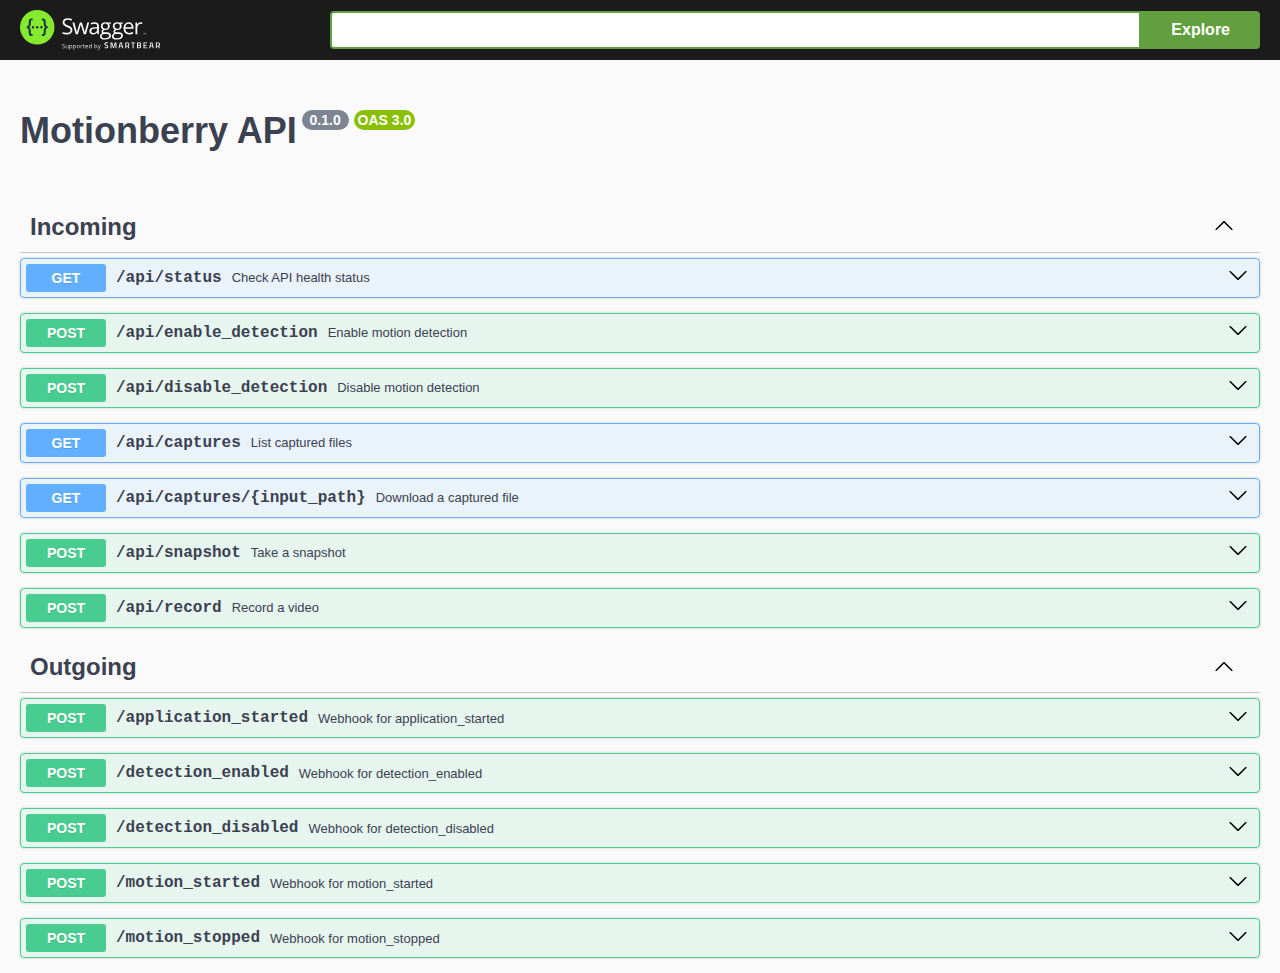
<file: docs/index.html>
<!-- HTML for static distribution bundle build -->
<!DOCTYPE html>
<html lang="en">
  <head>
    <meta charset="UTF-8">
    <title>Motionberry API</title>
    <link rel="stylesheet" type="text/css" href="./swagger-ui.css" />
    <link rel="stylesheet" type="text/css" href="index.css" />
    <link rel="icon" type="image/png" href="./favicon-32x32.png" sizes="32x32" />
    <link rel="icon" type="image/png" href="./favicon-16x16.png" sizes="16x16" />
  </head>

  <body>
    <div id="swagger-ui"></div>
    <script src="./swagger-ui-bundle.js" charset="UTF-8"> </script>
    <script src="./swagger-ui-standalone-preset.js" charset="UTF-8"> </script>
    <script src="./swagger-initializer.js" charset="UTF-8"> </script>
  </body>
</html>
</file>
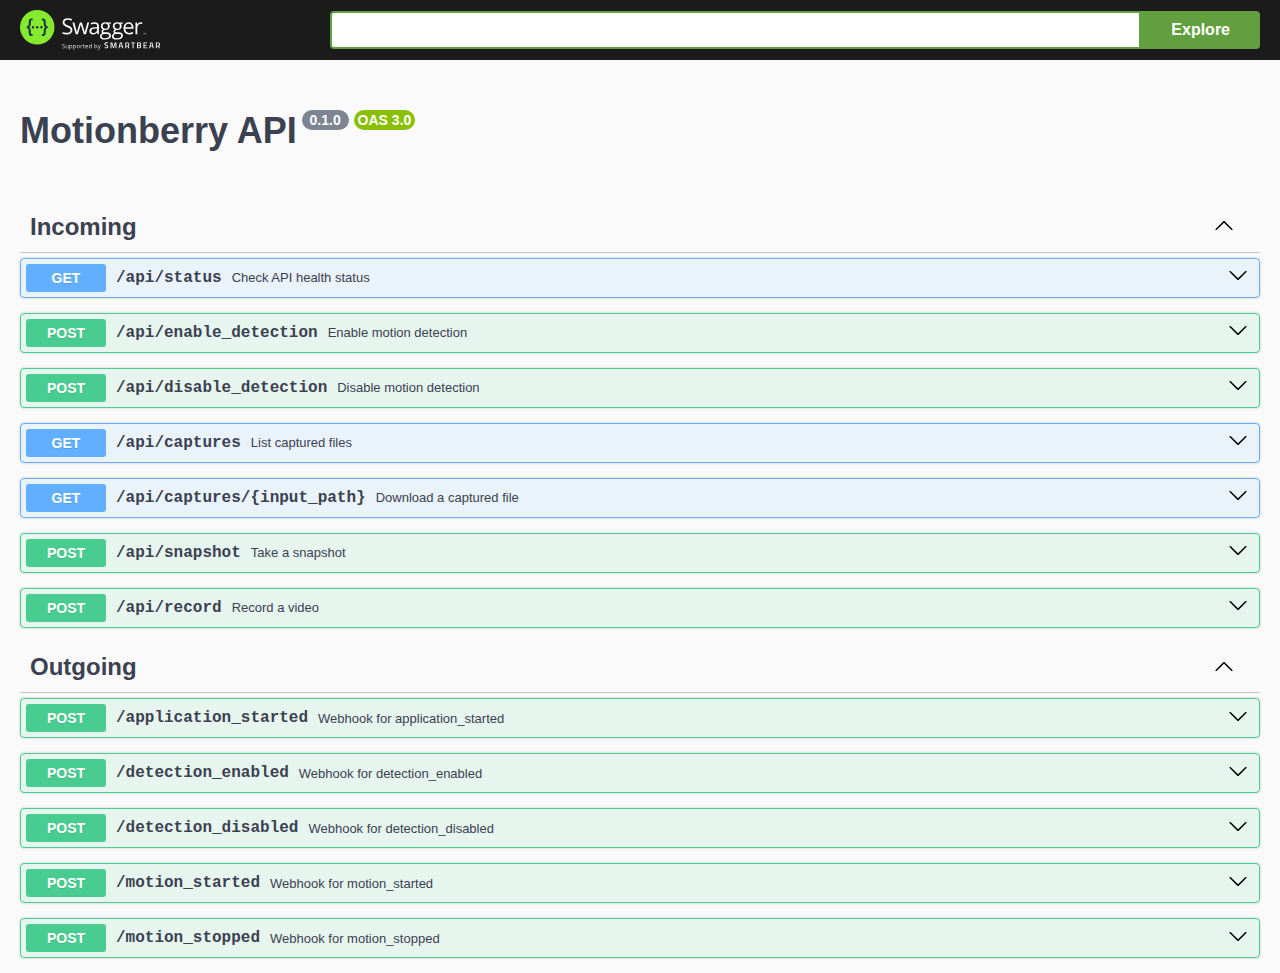
<file: swagger/index.html>
<!-- HTML for static distribution bundle build -->
<!DOCTYPE html>
<html lang="en">
  <head>
    <meta charset="UTF-8">
    <title>Swagger UI</title>
    <link rel="stylesheet" type="text/css" href="./swagger-ui.css" />
    <link rel="stylesheet" type="text/css" href="index.css" />
    <link rel="icon" type="image/png" href="./favicon-32x32.png" sizes="32x32" />
    <link rel="icon" type="image/png" href="./favicon-16x16.png" sizes="16x16" />
  </head>

  <body>
    <div id="swagger-ui"></div>
    <script src="./swagger-ui-bundle.js" charset="UTF-8"> </script>
    <script src="./swagger-ui-standalone-preset.js" charset="UTF-8"> </script>
    <script src="./swagger-initializer.js" charset="UTF-8"> </script>
  </body>
</html>
</file>
<file: docs/index.css>
html {
    box-sizing: border-box;
    overflow: -moz-scrollbars-vertical;
    overflow-y: scroll;
}

*,
*:before,
*:after {
    box-sizing: inherit;
}

body {
    margin: 0;
    background: #fafafa;
}
</file>
<file: swagger/index.css>
html {
    box-sizing: border-box;
    overflow: -moz-scrollbars-vertical;
    overflow-y: scroll;
}

*,
*:before,
*:after {
    box-sizing: inherit;
}

body {
    margin: 0;
    background: #fafafa;
}
</file>
<file: docs/swagger-ui.css>
.swagger-ui{color:#3b4151;font-family:sans-serif/*! normalize.css v7.0.0 | MIT License | github.com/necolas/normalize.css */}.swagger-ui html{line-height:1.15;-ms-text-size-adjust:100%;-webkit-text-size-adjust:100%}.swagger-ui body{margin:0}.swagger-ui article,.swagger-ui aside,.swagger-ui footer,.swagger-ui header,.swagger-ui nav,.swagger-ui section{display:block}.swagger-ui h1{font-size:2em;margin:.67em 0}.swagger-ui figcaption,.swagger-ui figure,.swagger-ui main{display:block}.swagger-ui figure{margin:1em 40px}.swagger-ui hr{box-sizing:content-box;height:0;overflow:visible}.swagger-ui pre{font-family:monospace,monospace;font-size:1em}.swagger-ui a{background-color:transparent;-webkit-text-decoration-skip:objects}.swagger-ui abbr[title]{border-bottom:none;text-decoration:underline;-webkit-text-decoration:underline dotted;text-decoration:underline dotted}.swagger-ui b,.swagger-ui strong{font-weight:inherit;font-weight:bolder}.swagger-ui code,.swagger-ui kbd,.swagger-ui samp{font-family:monospace,monospace;font-size:1em}.swagger-ui dfn{font-style:italic}.swagger-ui mark{background-color:#ff0;color:#000}.swagger-ui small{font-size:80%}.swagger-ui sub,.swagger-ui sup{font-size:75%;line-height:0;position:relative;vertical-align:baseline}.swagger-ui sub{bottom:-.25em}.swagger-ui sup{top:-.5em}.swagger-ui audio,.swagger-ui video{display:inline-block}.swagger-ui audio:not([controls]){display:none;height:0}.swagger-ui img{border-style:none}.swagger-ui svg:not(:root){overflow:hidden}.swagger-ui button,.swagger-ui input,.swagger-ui optgroup,.swagger-ui select,.swagger-ui textarea{font-family:sans-serif;font-size:100%;line-height:1.15;margin:0}.swagger-ui button,.swagger-ui input{overflow:visible}.swagger-ui button,.swagger-ui select{text-transform:none}.swagger-ui [type=reset],.swagger-ui [type=submit],.swagger-ui button,.swagger-ui html [type=button]{-webkit-appearance:button}.swagger-ui [type=button]::-moz-focus-inner,.swagger-ui [type=reset]::-moz-focus-inner,.swagger-ui [type=submit]::-moz-focus-inner,.swagger-ui button::-moz-focus-inner{border-style:none;padding:0}.swagger-ui [type=button]:-moz-focusring,.swagger-ui [type=reset]:-moz-focusring,.swagger-ui [type=submit]:-moz-focusring,.swagger-ui button:-moz-focusring{outline:1px dotted ButtonText}.swagger-ui fieldset{padding:.35em .75em .625em}.swagger-ui legend{box-sizing:border-box;color:inherit;display:table;max-width:100%;padding:0;white-space:normal}.swagger-ui progress{display:inline-block;vertical-align:baseline}.swagger-ui textarea{overflow:auto}.swagger-ui [type=checkbox],.swagger-ui [type=radio]{box-sizing:border-box;padding:0}.swagger-ui [type=number]::-webkit-inner-spin-button,.swagger-ui [type=number]::-webkit-outer-spin-button{height:auto}.swagger-ui [type=search]{-webkit-appearance:textfield;outline-offset:-2px}.swagger-ui [type=search]::-webkit-search-cancel-button,.swagger-ui [type=search]::-webkit-search-decoration{-webkit-appearance:none}.swagger-ui ::-webkit-file-upload-button{-webkit-appearance:button;font:inherit}.swagger-ui details,.swagger-ui menu{display:block}.swagger-ui summary{display:list-item}.swagger-ui canvas{display:inline-block}.swagger-ui [hidden],.swagger-ui template{display:none}.swagger-ui .debug *{outline:1px solid gold}.swagger-ui .debug-white *{outline:1px solid #fff}.swagger-ui .debug-black *{outline:1px solid #000}.swagger-ui .debug-grid{background:transparent url([data-uri]) repeat 0 0}.swagger-ui .debug-grid-16{background:transparent url([data-uri]) repeat 0 0}.swagger-ui .debug-grid-8-solid{background:#fff url([data-uri]) repeat 0 0}.swagger-ui .debug-grid-16-solid{background:#fff url([data-uri]) repeat 0 0}.swagger-ui .border-box,.swagger-ui a,.swagger-ui article,.swagger-ui body,.swagger-ui code,.swagger-ui dd,.swagger-ui div,.swagger-ui dl,.swagger-ui dt,.swagger-ui fieldset,.swagger-ui footer,.swagger-ui form,.swagger-ui h1,.swagger-ui h2,.swagger-ui h3,.swagger-ui h4,.swagger-ui h5,.swagger-ui h6,.swagger-ui header,.swagger-ui html,.swagger-ui input[type=email],.swagger-ui input[type=number],.swagger-ui input[type=password],.swagger-ui input[type=tel],.swagger-ui input[type=text],.swagger-ui input[type=url],.swagger-ui legend,.swagger-ui li,.swagger-ui main,.swagger-ui ol,.swagger-ui p,.swagger-ui pre,.swagger-ui section,.swagger-ui table,.swagger-ui td,.swagger-ui textarea,.swagger-ui th,.swagger-ui tr,.swagger-ui ul{box-sizing:border-box}.swagger-ui .aspect-ratio{height:0;position:relative}.swagger-ui .aspect-ratio--16x9{padding-bottom:56.25%}.swagger-ui .aspect-ratio--9x16{padding-bottom:177.77%}.swagger-ui .aspect-ratio--4x3{padding-bottom:75%}.swagger-ui .aspect-ratio--3x4{padding-bottom:133.33%}.swagger-ui .aspect-ratio--6x4{padding-bottom:66.6%}.swagger-ui .aspect-ratio--4x6{padding-bottom:150%}.swagger-ui .aspect-ratio--8x5{padding-bottom:62.5%}.swagger-ui .aspect-ratio--5x8{padding-bottom:160%}.swagger-ui .aspect-ratio--7x5{padding-bottom:71.42%}.swagger-ui .aspect-ratio--5x7{padding-bottom:140%}.swagger-ui .aspect-ratio--1x1{padding-bottom:100%}.swagger-ui .aspect-ratio--object{bottom:0;height:100%;left:0;position:absolute;right:0;top:0;width:100%;z-index:100}@media screen and (min-width:30em){.swagger-ui .aspect-ratio-ns{height:0;position:relative}.swagger-ui .aspect-ratio--16x9-ns{padding-bottom:56.25%}.swagger-ui .aspect-ratio--9x16-ns{padding-bottom:177.77%}.swagger-ui .aspect-ratio--4x3-ns{padding-bottom:75%}.swagger-ui .aspect-ratio--3x4-ns{padding-bottom:133.33%}.swagger-ui .aspect-ratio--6x4-ns{padding-bottom:66.6%}.swagger-ui .aspect-ratio--4x6-ns{padding-bottom:150%}.swagger-ui .aspect-ratio--8x5-ns{padding-bottom:62.5%}.swagger-ui .aspect-ratio--5x8-ns{padding-bottom:160%}.swagger-ui .aspect-ratio--7x5-ns{padding-bottom:71.42%}.swagger-ui .aspect-ratio--5x7-ns{padding-bottom:140%}.swagger-ui .aspect-ratio--1x1-ns{padding-bottom:100%}.swagger-ui .aspect-ratio--object-ns{bottom:0;height:100%;left:0;position:absolute;right:0;top:0;width:100%;z-index:100}}@media screen and (min-width:30em)and (max-width:60em){.swagger-ui .aspect-ratio-m{height:0;position:relative}.swagger-ui .aspect-ratio--16x9-m{padding-bottom:56.25%}.swagger-ui .aspect-ratio--9x16-m{padding-bottom:177.77%}.swagger-ui .aspect-ratio--4x3-m{padding-bottom:75%}.swagger-ui .aspect-ratio--3x4-m{padding-bottom:133.33%}.swagger-ui .aspect-ratio--6x4-m{padding-bottom:66.6%}.swagger-ui .aspect-ratio--4x6-m{padding-bottom:150%}.swagger-ui .aspect-ratio--8x5-m{padding-bottom:62.5%}.swagger-ui .aspect-ratio--5x8-m{padding-bottom:160%}.swagger-ui .aspect-ratio--7x5-m{padding-bottom:71.42%}.swagger-ui .aspect-ratio--5x7-m{padding-bottom:140%}.swagger-ui .aspect-ratio--1x1-m{padding-bottom:100%}.swagger-ui .aspect-ratio--object-m{bottom:0;height:100%;left:0;position:absolute;right:0;top:0;width:100%;z-index:100}}@media screen and (min-width:60em){.swagger-ui .aspect-ratio-l{height:0;position:relative}.swagger-ui .aspect-ratio--16x9-l{padding-bottom:56.25%}.swagger-ui .aspect-ratio--9x16-l{padding-bottom:177.77%}.swagger-ui .aspect-ratio--4x3-l{padding-bottom:75%}.swagger-ui .aspect-ratio--3x4-l{padding-bottom:133.33%}.swagger-ui .aspect-ratio--6x4-l{padding-bottom:66.6%}.swagger-ui .aspect-ratio--4x6-l{padding-bottom:150%}.swagger-ui .aspect-ratio--8x5-l{padding-bottom:62.5%}.swagger-ui .aspect-ratio--5x8-l{padding-bottom:160%}.swagger-ui .aspect-ratio--7x5-l{padding-bottom:71.42%}.swagger-ui .aspect-ratio--5x7-l{padding-bottom:140%}.swagger-ui .aspect-ratio--1x1-l{padding-bottom:100%}.swagger-ui .aspect-ratio--object-l{bottom:0;height:100%;left:0;position:absolute;right:0;top:0;width:100%;z-index:100}}.swagger-ui img{max-width:100%}.swagger-ui .cover{background-size:cover!important}.swagger-ui .contain{background-size:contain!important}@media screen and (min-width:30em){.swagger-ui .cover-ns{background-size:cover!important}.swagger-ui .contain-ns{background-size:contain!important}}@media screen and (min-width:30em)and (max-width:60em){.swagger-ui .cover-m{background-size:cover!important}.swagger-ui .contain-m{background-size:contain!important}}@media screen and (min-width:60em){.swagger-ui .cover-l{background-size:cover!important}.swagger-ui .contain-l{background-size:contain!important}}.swagger-ui .bg-center{background-position:50%;background-repeat:no-repeat}.swagger-ui .bg-top{background-position:top;background-repeat:no-repeat}.swagger-ui .bg-right{background-position:100%;background-repeat:no-repeat}.swagger-ui .bg-bottom{background-position:bottom;background-repeat:no-repeat}.swagger-ui .bg-left{background-position:0;background-repeat:no-repeat}@media screen and (min-width:30em){.swagger-ui .bg-center-ns{background-position:50%;background-repeat:no-repeat}.swagger-ui .bg-top-ns{background-position:top;background-repeat:no-repeat}.swagger-ui .bg-right-ns{background-position:100%;background-repeat:no-repeat}.swagger-ui .bg-bottom-ns{background-position:bottom;background-repeat:no-repeat}.swagger-ui .bg-left-ns{background-position:0;background-repeat:no-repeat}}@media screen and (min-width:30em)and (max-width:60em){.swagger-ui .bg-center-m{background-position:50%;background-repeat:no-repeat}.swagger-ui .bg-top-m{background-position:top;background-repeat:no-repeat}.swagger-ui .bg-right-m{background-position:100%;background-repeat:no-repeat}.swagger-ui .bg-bottom-m{background-position:bottom;background-repeat:no-repeat}.swagger-ui .bg-left-m{background-position:0;background-repeat:no-repeat}}@media screen and (min-width:60em){.swagger-ui .bg-center-l{background-position:50%;background-repeat:no-repeat}.swagger-ui .bg-top-l{background-position:top;background-repeat:no-repeat}.swagger-ui .bg-right-l{background-position:100%;background-repeat:no-repeat}.swagger-ui .bg-bottom-l{background-position:bottom;background-repeat:no-repeat}.swagger-ui .bg-left-l{background-position:0;background-repeat:no-repeat}}.swagger-ui .outline{outline:1px solid}.swagger-ui .outline-transparent{outline:1px solid transparent}.swagger-ui .outline-0{outline:0}@media screen and (min-width:30em){.swagger-ui .outline-ns{outline:1px solid}.swagger-ui .outline-transparent-ns{outline:1px solid transparent}.swagger-ui .outline-0-ns{outline:0}}@media screen and (min-width:30em)and (max-width:60em){.swagger-ui .outline-m{outline:1px solid}.swagger-ui .outline-transparent-m{outline:1px solid transparent}.swagger-ui .outline-0-m{outline:0}}@media screen and (min-width:60em){.swagger-ui .outline-l{outline:1px solid}.swagger-ui .outline-transparent-l{outline:1px solid transparent}.swagger-ui .outline-0-l{outline:0}}.swagger-ui .ba{border-style:solid;border-width:1px}.swagger-ui .bt{border-top-style:solid;border-top-width:1px}.swagger-ui .br{border-right-style:solid;border-right-width:1px}.swagger-ui .bb{border-bottom-style:solid;border-bottom-width:1px}.swagger-ui .bl{border-left-style:solid;border-left-width:1px}.swagger-ui .bn{border-style:none;border-width:0}@media screen and (min-width:30em){.swagger-ui .ba-ns{border-style:solid;border-width:1px}.swagger-ui .bt-ns{border-top-style:solid;border-top-width:1px}.swagger-ui .br-ns{border-right-style:solid;border-right-width:1px}.swagger-ui .bb-ns{border-bottom-style:solid;border-bottom-width:1px}.swagger-ui .bl-ns{border-left-style:solid;border-left-width:1px}.swagger-ui .bn-ns{border-style:none;border-width:0}}@media screen and (min-width:30em)and (max-width:60em){.swagger-ui .ba-m{border-style:solid;border-width:1px}.swagger-ui .bt-m{border-top-style:solid;border-top-width:1px}.swagger-ui .br-m{border-right-style:solid;border-right-width:1px}.swagger-ui .bb-m{border-bottom-style:solid;border-bottom-width:1px}.swagger-ui .bl-m{border-left-style:solid;border-left-width:1px}.swagger-ui .bn-m{border-style:none;border-width:0}}@media screen and (min-width:60em){.swagger-ui .ba-l{border-style:solid;border-width:1px}.swagger-ui .bt-l{border-top-style:solid;border-top-width:1px}.swagger-ui .br-l{border-right-style:solid;border-right-width:1px}.swagger-ui .bb-l{border-bottom-style:solid;border-bottom-width:1px}.swagger-ui .bl-l{border-left-style:solid;border-left-width:1px}.swagger-ui .bn-l{border-style:none;border-width:0}}.swagger-ui .b--black{border-color:#000}.swagger-ui .b--near-black{border-color:#111}.swagger-ui .b--dark-gray{border-color:#333}.swagger-ui .b--mid-gray{border-color:#555}.swagger-ui .b--gray{border-color:#777}.swagger-ui .b--silver{border-color:#999}.swagger-ui .b--light-silver{border-color:#aaa}.swagger-ui .b--moon-gray{border-color:#ccc}.swagger-ui .b--light-gray{border-color:#eee}.swagger-ui .b--near-white{border-color:#f4f4f4}.swagger-ui .b--white{border-color:#fff}.swagger-ui .b--white-90{border-color:hsla(0,0%,100%,.9)}.swagger-ui .b--white-80{border-color:hsla(0,0%,100%,.8)}.swagger-ui .b--white-70{border-color:hsla(0,0%,100%,.7)}.swagger-ui .b--white-60{border-color:hsla(0,0%,100%,.6)}.swagger-ui .b--white-50{border-color:hsla(0,0%,100%,.5)}.swagger-ui .b--white-40{border-color:hsla(0,0%,100%,.4)}.swagger-ui .b--white-30{border-color:hsla(0,0%,100%,.3)}.swagger-ui .b--white-20{border-color:hsla(0,0%,100%,.2)}.swagger-ui .b--white-10{border-color:hsla(0,0%,100%,.1)}.swagger-ui .b--white-05{border-color:hsla(0,0%,100%,.05)}.swagger-ui .b--white-025{border-color:hsla(0,0%,100%,.025)}.swagger-ui .b--white-0125{border-color:hsla(0,0%,100%,.013)}.swagger-ui .b--black-90{border-color:rgba(0,0,0,.9)}.swagger-ui .b--black-80{border-color:rgba(0,0,0,.8)}.swagger-ui .b--black-70{border-color:rgba(0,0,0,.7)}.swagger-ui .b--black-60{border-color:rgba(0,0,0,.6)}.swagger-ui .b--black-50{border-color:rgba(0,0,0,.5)}.swagger-ui .b--black-40{border-color:rgba(0,0,0,.4)}.swagger-ui .b--black-30{border-color:rgba(0,0,0,.3)}.swagger-ui .b--black-20{border-color:rgba(0,0,0,.2)}.swagger-ui .b--black-10{border-color:rgba(0,0,0,.1)}.swagger-ui .b--black-05{border-color:rgba(0,0,0,.05)}.swagger-ui .b--black-025{border-color:rgba(0,0,0,.025)}.swagger-ui .b--black-0125{border-color:rgba(0,0,0,.013)}.swagger-ui .b--dark-red{border-color:#e7040f}.swagger-ui .b--red{border-color:#ff4136}.swagger-ui .b--light-red{border-color:#ff725c}.swagger-ui .b--orange{border-color:#ff6300}.swagger-ui .b--gold{border-color:#ffb700}.swagger-ui .b--yellow{border-color:gold}.swagger-ui .b--light-yellow{border-color:#fbf1a9}.swagger-ui .b--purple{border-color:#5e2ca5}.swagger-ui .b--light-purple{border-color:#a463f2}.swagger-ui .b--dark-pink{border-color:#d5008f}.swagger-ui .b--hot-pink{border-color:#ff41b4}.swagger-ui .b--pink{border-color:#ff80cc}.swagger-ui .b--light-pink{border-color:#ffa3d7}.swagger-ui .b--dark-green{border-color:#137752}.swagger-ui .b--green{border-color:#19a974}.swagger-ui .b--light-green{border-color:#9eebcf}.swagger-ui .b--navy{border-color:#001b44}.swagger-ui .b--dark-blue{border-color:#00449e}.swagger-ui .b--blue{border-color:#357edd}.swagger-ui .b--light-blue{border-color:#96ccff}.swagger-ui .b--lightest-blue{border-color:#cdecff}.swagger-ui .b--washed-blue{border-color:#f6fffe}.swagger-ui .b--washed-green{border-color:#e8fdf5}.swagger-ui .b--washed-yellow{border-color:#fffceb}.swagger-ui .b--washed-red{border-color:#ffdfdf}.swagger-ui .b--transparent{border-color:transparent}.swagger-ui .b--inherit{border-color:inherit}.swagger-ui .br0{border-radius:0}.swagger-ui .br1{border-radius:.125rem}.swagger-ui .br2{border-radius:.25rem}.swagger-ui .br3{border-radius:.5rem}.swagger-ui .br4{border-radius:1rem}.swagger-ui .br-100{border-radius:100%}.swagger-ui .br-pill{border-radius:9999px}.swagger-ui .br--bottom{border-top-left-radius:0;border-top-right-radius:0}.swagger-ui .br--top{border-bottom-left-radius:0;border-bottom-right-radius:0}.swagger-ui .br--right{border-bottom-left-radius:0;border-top-left-radius:0}.swagger-ui .br--left{border-bottom-right-radius:0;border-top-right-radius:0}@media screen and (min-width:30em){.swagger-ui .br0-ns{border-radius:0}.swagger-ui .br1-ns{border-radius:.125rem}.swagger-ui .br2-ns{border-radius:.25rem}.swagger-ui .br3-ns{border-radius:.5rem}.swagger-ui .br4-ns{border-radius:1rem}.swagger-ui .br-100-ns{border-radius:100%}.swagger-ui .br-pill-ns{border-radius:9999px}.swagger-ui .br--bottom-ns{border-top-left-radius:0;border-top-right-radius:0}.swagger-ui .br--top-ns{border-bottom-left-radius:0;border-bottom-right-radius:0}.swagger-ui .br--right-ns{border-bottom-left-radius:0;border-top-left-radius:0}.swagger-ui .br--left-ns{border-bottom-right-radius:0;border-top-right-radius:0}}@media screen and (min-width:30em)and (max-width:60em){.swagger-ui .br0-m{border-radius:0}.swagger-ui .br1-m{border-radius:.125rem}.swagger-ui .br2-m{border-radius:.25rem}.swagger-ui .br3-m{border-radius:.5rem}.swagger-ui .br4-m{border-radius:1rem}.swagger-ui .br-100-m{border-radius:100%}.swagger-ui .br-pill-m{border-radius:9999px}.swagger-ui .br--bottom-m{border-top-left-radius:0;border-top-right-radius:0}.swagger-ui .br--top-m{border-bottom-left-radius:0;border-bottom-right-radius:0}.swagger-ui .br--right-m{border-bottom-left-radius:0;border-top-left-radius:0}.swagger-ui .br--left-m{border-bottom-right-radius:0;border-top-right-radius:0}}@media screen and (min-width:60em){.swagger-ui .br0-l{border-radius:0}.swagger-ui .br1-l{border-radius:.125rem}.swagger-ui .br2-l{border-radius:.25rem}.swagger-ui .br3-l{border-radius:.5rem}.swagger-ui .br4-l{border-radius:1rem}.swagger-ui .br-100-l{border-radius:100%}.swagger-ui .br-pill-l{border-radius:9999px}.swagger-ui .br--bottom-l{border-top-left-radius:0;border-top-right-radius:0}.swagger-ui .br--top-l{border-bottom-left-radius:0;border-bottom-right-radius:0}.swagger-ui .br--right-l{border-bottom-left-radius:0;border-top-left-radius:0}.swagger-ui .br--left-l{border-bottom-right-radius:0;border-top-right-radius:0}}.swagger-ui .b--dotted{border-style:dotted}.swagger-ui .b--dashed{border-style:dashed}.swagger-ui .b--solid{border-style:solid}.swagger-ui .b--none{border-style:none}@media screen and (min-width:30em){.swagger-ui .b--dotted-ns{border-style:dotted}.swagger-ui .b--dashed-ns{border-style:dashed}.swagger-ui .b--solid-ns{border-style:solid}.swagger-ui .b--none-ns{border-style:none}}@media screen and (min-width:30em)and (max-width:60em){.swagger-ui .b--dotted-m{border-style:dotted}.swagger-ui .b--dashed-m{border-style:dashed}.swagger-ui .b--solid-m{border-style:solid}.swagger-ui .b--none-m{border-style:none}}@media screen and (min-width:60em){.swagger-ui .b--dotted-l{border-style:dotted}.swagger-ui .b--dashed-l{border-style:dashed}.swagger-ui .b--solid-l{border-style:solid}.swagger-ui .b--none-l{border-style:none}}.swagger-ui .bw0{border-width:0}.swagger-ui .bw1{border-width:.125rem}.swagger-ui .bw2{border-width:.25rem}.swagger-ui .bw3{border-width:.5rem}.swagger-ui .bw4{border-width:1rem}.swagger-ui .bw5{border-width:2rem}.swagger-ui .bt-0{border-top-width:0}.swagger-ui .br-0{border-right-width:0}.swagger-ui .bb-0{border-bottom-width:0}.swagger-ui .bl-0{border-left-width:0}@media screen and (min-width:30em){.swagger-ui .bw0-ns{border-width:0}.swagger-ui .bw1-ns{border-width:.125rem}.swagger-ui .bw2-ns{border-width:.25rem}.swagger-ui .bw3-ns{border-width:.5rem}.swagger-ui .bw4-ns{border-width:1rem}.swagger-ui .bw5-ns{border-width:2rem}.swagger-ui .bt-0-ns{border-top-width:0}.swagger-ui .br-0-ns{border-right-width:0}.swagger-ui .bb-0-ns{border-bottom-width:0}.swagger-ui .bl-0-ns{border-left-width:0}}@media screen and (min-width:30em)and (max-width:60em){.swagger-ui .bw0-m{border-width:0}.swagger-ui .bw1-m{border-width:.125rem}.swagger-ui .bw2-m{border-width:.25rem}.swagger-ui .bw3-m{border-width:.5rem}.swagger-ui .bw4-m{border-width:1rem}.swagger-ui .bw5-m{border-width:2rem}.swagger-ui .bt-0-m{border-top-width:0}.swagger-ui .br-0-m{border-right-width:0}.swagger-ui .bb-0-m{border-bottom-width:0}.swagger-ui .bl-0-m{border-left-width:0}}@media screen and (min-width:60em){.swagger-ui .bw0-l{border-width:0}.swagger-ui .bw1-l{border-width:.125rem}.swagger-ui .bw2-l{border-width:.25rem}.swagger-ui .bw3-l{border-width:.5rem}.swagger-ui .bw4-l{border-width:1rem}.swagger-ui .bw5-l{border-width:2rem}.swagger-ui .bt-0-l{border-top-width:0}.swagger-ui .br-0-l{border-right-width:0}.swagger-ui .bb-0-l{border-bottom-width:0}.swagger-ui .bl-0-l{border-left-width:0}}.swagger-ui .shadow-1{box-shadow:0 0 4px 2px rgba(0,0,0,.2)}.swagger-ui .shadow-2{box-shadow:0 0 8px 2px rgba(0,0,0,.2)}.swagger-ui .shadow-3{box-shadow:2px 2px 4px 2px rgba(0,0,0,.2)}.swagger-ui .shadow-4{box-shadow:2px 2px 8px 0 rgba(0,0,0,.2)}.swagger-ui .shadow-5{box-shadow:4px 4px 8px 0 rgba(0,0,0,.2)}@media screen and (min-width:30em){.swagger-ui .shadow-1-ns{box-shadow:0 0 4px 2px rgba(0,0,0,.2)}.swagger-ui .shadow-2-ns{box-shadow:0 0 8px 2px rgba(0,0,0,.2)}.swagger-ui .shadow-3-ns{box-shadow:2px 2px 4px 2px rgba(0,0,0,.2)}.swagger-ui .shadow-4-ns{box-shadow:2px 2px 8px 0 rgba(0,0,0,.2)}.swagger-ui .shadow-5-ns{box-shadow:4px 4px 8px 0 rgba(0,0,0,.2)}}@media screen and (min-width:30em)and (max-width:60em){.swagger-ui .shadow-1-m{box-shadow:0 0 4px 2px rgba(0,0,0,.2)}.swagger-ui .shadow-2-m{box-shadow:0 0 8px 2px rgba(0,0,0,.2)}.swagger-ui .shadow-3-m{box-shadow:2px 2px 4px 2px rgba(0,0,0,.2)}.swagger-ui .shadow-4-m{box-shadow:2px 2px 8px 0 rgba(0,0,0,.2)}.swagger-ui .shadow-5-m{box-shadow:4px 4px 8px 0 rgba(0,0,0,.2)}}@media screen and (min-width:60em){.swagger-ui .shadow-1-l{box-shadow:0 0 4px 2px rgba(0,0,0,.2)}.swagger-ui .shadow-2-l{box-shadow:0 0 8px 2px rgba(0,0,0,.2)}.swagger-ui .shadow-3-l{box-shadow:2px 2px 4px 2px rgba(0,0,0,.2)}.swagger-ui .shadow-4-l{box-shadow:2px 2px 8px 0 rgba(0,0,0,.2)}.swagger-ui .shadow-5-l{box-shadow:4px 4px 8px 0 rgba(0,0,0,.2)}}.swagger-ui .pre{overflow-x:auto;overflow-y:hidden;overflow:scroll}.swagger-ui .top-0{top:0}.swagger-ui .right-0{right:0}.swagger-ui .bottom-0{bottom:0}.swagger-ui .left-0{left:0}.swagger-ui .top-1{top:1rem}.swagger-ui .right-1{right:1rem}.swagger-ui .bottom-1{bottom:1rem}.swagger-ui .left-1{left:1rem}.swagger-ui .top-2{top:2rem}.swagger-ui .right-2{right:2rem}.swagger-ui .bottom-2{bottom:2rem}.swagger-ui .left-2{left:2rem}.swagger-ui .top--1{top:-1rem}.swagger-ui .right--1{right:-1rem}.swagger-ui .bottom--1{bottom:-1rem}.swagger-ui .left--1{left:-1rem}.swagger-ui .top--2{top:-2rem}.swagger-ui .right--2{right:-2rem}.swagger-ui .bottom--2{bottom:-2rem}.swagger-ui .left--2{left:-2rem}.swagger-ui .absolute--fill{bottom:0;left:0;right:0;top:0}@media screen and (min-width:30em){.swagger-ui .top-0-ns{top:0}.swagger-ui .left-0-ns{left:0}.swagger-ui .right-0-ns{right:0}.swagger-ui .bottom-0-ns{bottom:0}.swagger-ui .top-1-ns{top:1rem}.swagger-ui .left-1-ns{left:1rem}.swagger-ui .right-1-ns{right:1rem}.swagger-ui .bottom-1-ns{bottom:1rem}.swagger-ui .top-2-ns{top:2rem}.swagger-ui .left-2-ns{left:2rem}.swagger-ui .right-2-ns{right:2rem}.swagger-ui .bottom-2-ns{bottom:2rem}.swagger-ui .top--1-ns{top:-1rem}.swagger-ui .right--1-ns{right:-1rem}.swagger-ui .bottom--1-ns{bottom:-1rem}.swagger-ui .left--1-ns{left:-1rem}.swagger-ui .top--2-ns{top:-2rem}.swagger-ui .right--2-ns{right:-2rem}.swagger-ui .bottom--2-ns{bottom:-2rem}.swagger-ui .left--2-ns{left:-2rem}.swagger-ui .absolute--fill-ns{bottom:0;left:0;right:0;top:0}}@media screen and (min-width:30em)and (max-width:60em){.swagger-ui .top-0-m{top:0}.swagger-ui .left-0-m{left:0}.swagger-ui .right-0-m{right:0}.swagger-ui .bottom-0-m{bottom:0}.swagger-ui .top-1-m{top:1rem}.swagger-ui .left-1-m{left:1rem}.swagger-ui .right-1-m{right:1rem}.swagger-ui .bottom-1-m{bottom:1rem}.swagger-ui .top-2-m{top:2rem}.swagger-ui .left-2-m{left:2rem}.swagger-ui .right-2-m{right:2rem}.swagger-ui .bottom-2-m{bottom:2rem}.swagger-ui .top--1-m{top:-1rem}.swagger-ui .right--1-m{right:-1rem}.swagger-ui .bottom--1-m{bottom:-1rem}.swagger-ui .left--1-m{left:-1rem}.swagger-ui .top--2-m{top:-2rem}.swagger-ui .right--2-m{right:-2rem}.swagger-ui .bottom--2-m{bottom:-2rem}.swagger-ui .left--2-m{left:-2rem}.swagger-ui .absolute--fill-m{bottom:0;left:0;right:0;top:0}}@media screen and (min-width:60em){.swagger-ui .top-0-l{top:0}.swagger-ui .left-0-l{left:0}.swagger-ui .right-0-l{right:0}.swagger-ui .bottom-0-l{bottom:0}.swagger-ui .top-1-l{top:1rem}.swagger-ui .left-1-l{left:1rem}.swagger-ui .right-1-l{right:1rem}.swagger-ui .bottom-1-l{bottom:1rem}.swagger-ui .top-2-l{top:2rem}.swagger-ui .left-2-l{left:2rem}.swagger-ui .right-2-l{right:2rem}.swagger-ui .bottom-2-l{bottom:2rem}.swagger-ui .top--1-l{top:-1rem}.swagger-ui .right--1-l{right:-1rem}.swagger-ui .bottom--1-l{bottom:-1rem}.swagger-ui .left--1-l{left:-1rem}.swagger-ui .top--2-l{top:-2rem}.swagger-ui .right--2-l{right:-2rem}.swagger-ui .bottom--2-l{bottom:-2rem}.swagger-ui .left--2-l{left:-2rem}.swagger-ui .absolute--fill-l{bottom:0;left:0;right:0;top:0}}.swagger-ui .cf:after,.swagger-ui .cf:before{content:" ";display:table}.swagger-ui .cf:after{clear:both}.swagger-ui .cf{zoom:1}.swagger-ui .cl{clear:left}.swagger-ui .cr{clear:right}.swagger-ui .cb{clear:both}.swagger-ui .cn{clear:none}@media screen and (min-width:30em){.swagger-ui .cl-ns{clear:left}.swagger-ui .cr-ns{clear:right}.swagger-ui .cb-ns{clear:both}.swagger-ui .cn-ns{clear:none}}@media screen and (min-width:30em)and (max-width:60em){.swagger-ui .cl-m{clear:left}.swagger-ui .cr-m{clear:right}.swagger-ui .cb-m{clear:both}.swagger-ui .cn-m{clear:none}}@media screen and (min-width:60em){.swagger-ui .cl-l{clear:left}.swagger-ui .cr-l{clear:right}.swagger-ui .cb-l{clear:both}.swagger-ui .cn-l{clear:none}}.swagger-ui .flex{display:flex}.swagger-ui .inline-flex{display:inline-flex}.swagger-ui .flex-auto{flex:1 1 auto;min-height:0;min-width:0}.swagger-ui .flex-none{flex:none}.swagger-ui .flex-column{flex-direction:column}.swagger-ui .flex-row{flex-direction:row}.swagger-ui .flex-wrap{flex-wrap:wrap}.swagger-ui .flex-nowrap{flex-wrap:nowrap}.swagger-ui .flex-wrap-reverse{flex-wrap:wrap-reverse}.swagger-ui .flex-column-reverse{flex-direction:column-reverse}.swagger-ui .flex-row-reverse{flex-direction:row-reverse}.swagger-ui .items-start{align-items:flex-start}.swagger-ui .items-end{align-items:flex-end}.swagger-ui .items-center{align-items:center}.swagger-ui .items-baseline{align-items:baseline}.swagger-ui .items-stretch{align-items:stretch}.swagger-ui .self-start{align-self:flex-start}.swagger-ui .self-end{align-self:flex-end}.swagger-ui .self-center{align-self:center}.swagger-ui .self-baseline{align-self:baseline}.swagger-ui .self-stretch{align-self:stretch}.swagger-ui .justify-start{justify-content:flex-start}.swagger-ui .justify-end{justify-content:flex-end}.swagger-ui .justify-center{justify-content:center}.swagger-ui .justify-between{justify-content:space-between}.swagger-ui .justify-around{justify-content:space-around}.swagger-ui .content-start{align-content:flex-start}.swagger-ui .content-end{align-content:flex-end}.swagger-ui .content-center{align-content:center}.swagger-ui .content-between{align-content:space-between}.swagger-ui .content-around{align-content:space-around}.swagger-ui .content-stretch{align-content:stretch}.swagger-ui .order-0{order:0}.swagger-ui .order-1{order:1}.swagger-ui .order-2{order:2}.swagger-ui .order-3{order:3}.swagger-ui .order-4{order:4}.swagger-ui .order-5{order:5}.swagger-ui .order-6{order:6}.swagger-ui .order-7{order:7}.swagger-ui .order-8{order:8}.swagger-ui .order-last{order:99999}.swagger-ui .flex-grow-0{flex-grow:0}.swagger-ui .flex-grow-1{flex-grow:1}.swagger-ui .flex-shrink-0{flex-shrink:0}.swagger-ui .flex-shrink-1{flex-shrink:1}@media screen and (min-width:30em){.swagger-ui .flex-ns{display:flex}.swagger-ui .inline-flex-ns{display:inline-flex}.swagger-ui .flex-auto-ns{flex:1 1 auto;min-height:0;min-width:0}.swagger-ui .flex-none-ns{flex:none}.swagger-ui .flex-column-ns{flex-direction:column}.swagger-ui .flex-row-ns{flex-direction:row}.swagger-ui .flex-wrap-ns{flex-wrap:wrap}.swagger-ui .flex-nowrap-ns{flex-wrap:nowrap}.swagger-ui .flex-wrap-reverse-ns{flex-wrap:wrap-reverse}.swagger-ui .flex-column-reverse-ns{flex-direction:column-reverse}.swagger-ui .flex-row-reverse-ns{flex-direction:row-reverse}.swagger-ui .items-start-ns{align-items:flex-start}.swagger-ui .items-end-ns{align-items:flex-end}.swagger-ui .items-center-ns{align-items:center}.swagger-ui .items-baseline-ns{align-items:baseline}.swagger-ui .items-stretch-ns{align-items:stretch}.swagger-ui .self-start-ns{align-self:flex-start}.swagger-ui .self-end-ns{align-self:flex-end}.swagger-ui .self-center-ns{align-self:center}.swagger-ui .self-baseline-ns{align-self:baseline}.swagger-ui .self-stretch-ns{align-self:stretch}.swagger-ui .justify-start-ns{justify-content:flex-start}.swagger-ui .justify-end-ns{justify-content:flex-end}.swagger-ui .justify-center-ns{justify-content:center}.swagger-ui .justify-between-ns{justify-content:space-between}.swagger-ui .justify-around-ns{justify-content:space-around}.swagger-ui .content-start-ns{align-content:flex-start}.swagger-ui .content-end-ns{align-content:flex-end}.swagger-ui .content-center-ns{align-content:center}.swagger-ui .content-between-ns{align-content:space-between}.swagger-ui .content-around-ns{align-content:space-around}.swagger-ui .content-stretch-ns{align-content:stretch}.swagger-ui .order-0-ns{order:0}.swagger-ui .order-1-ns{order:1}.swagger-ui .order-2-ns{order:2}.swagger-ui .order-3-ns{order:3}.swagger-ui .order-4-ns{order:4}.swagger-ui .order-5-ns{order:5}.swagger-ui .order-6-ns{order:6}.swagger-ui .order-7-ns{order:7}.swagger-ui .order-8-ns{order:8}.swagger-ui .order-last-ns{order:99999}.swagger-ui .flex-grow-0-ns{flex-grow:0}.swagger-ui .flex-grow-1-ns{flex-grow:1}.swagger-ui .flex-shrink-0-ns{flex-shrink:0}.swagger-ui .flex-shrink-1-ns{flex-shrink:1}}@media screen and (min-width:30em)and (max-width:60em){.swagger-ui .flex-m{display:flex}.swagger-ui .inline-flex-m{display:inline-flex}.swagger-ui .flex-auto-m{flex:1 1 auto;min-height:0;min-width:0}.swagger-ui .flex-none-m{flex:none}.swagger-ui .flex-column-m{flex-direction:column}.swagger-ui .flex-row-m{flex-direction:row}.swagger-ui .flex-wrap-m{flex-wrap:wrap}.swagger-ui .flex-nowrap-m{flex-wrap:nowrap}.swagger-ui .flex-wrap-reverse-m{flex-wrap:wrap-reverse}.swagger-ui .flex-column-reverse-m{flex-direction:column-reverse}.swagger-ui .flex-row-reverse-m{flex-direction:row-reverse}.swagger-ui .items-start-m{align-items:flex-start}.swagger-ui .items-end-m{align-items:flex-end}.swagger-ui .items-center-m{align-items:center}.swagger-ui .items-baseline-m{align-items:baseline}.swagger-ui .items-stretch-m{align-items:stretch}.swagger-ui .self-start-m{align-self:flex-start}.swagger-ui .self-end-m{align-self:flex-end}.swagger-ui .self-center-m{align-self:center}.swagger-ui .self-baseline-m{align-self:baseline}.swagger-ui .self-stretch-m{align-self:stretch}.swagger-ui .justify-start-m{justify-content:flex-start}.swagger-ui .justify-end-m{justify-content:flex-end}.swagger-ui .justify-center-m{justify-content:center}.swagger-ui .justify-between-m{justify-content:space-between}.swagger-ui .justify-around-m{justify-content:space-around}.swagger-ui .content-start-m{align-content:flex-start}.swagger-ui .content-end-m{align-content:flex-end}.swagger-ui .content-center-m{align-content:center}.swagger-ui .content-between-m{align-content:space-between}.swagger-ui .content-around-m{align-content:space-around}.swagger-ui .content-stretch-m{align-content:stretch}.swagger-ui .order-0-m{order:0}.swagger-ui .order-1-m{order:1}.swagger-ui .order-2-m{order:2}.swagger-ui .order-3-m{order:3}.swagger-ui .order-4-m{order:4}.swagger-ui .order-5-m{order:5}.swagger-ui .order-6-m{order:6}.swagger-ui .order-7-m{order:7}.swagger-ui .order-8-m{order:8}.swagger-ui .order-last-m{order:99999}.swagger-ui .flex-grow-0-m{flex-grow:0}.swagger-ui .flex-grow-1-m{flex-grow:1}.swagger-ui .flex-shrink-0-m{flex-shrink:0}.swagger-ui .flex-shrink-1-m{flex-shrink:1}}@media screen and (min-width:60em){.swagger-ui .flex-l{display:flex}.swagger-ui .inline-flex-l{display:inline-flex}.swagger-ui .flex-auto-l{flex:1 1 auto;min-height:0;min-width:0}.swagger-ui .flex-none-l{flex:none}.swagger-ui .flex-column-l{flex-direction:column}.swagger-ui .flex-row-l{flex-direction:row}.swagger-ui .flex-wrap-l{flex-wrap:wrap}.swagger-ui .flex-nowrap-l{flex-wrap:nowrap}.swagger-ui .flex-wrap-reverse-l{flex-wrap:wrap-reverse}.swagger-ui .flex-column-reverse-l{flex-direction:column-reverse}.swagger-ui .flex-row-reverse-l{flex-direction:row-reverse}.swagger-ui .items-start-l{align-items:flex-start}.swagger-ui .items-end-l{align-items:flex-end}.swagger-ui .items-center-l{align-items:center}.swagger-ui .items-baseline-l{align-items:baseline}.swagger-ui .items-stretch-l{align-items:stretch}.swagger-ui .self-start-l{align-self:flex-start}.swagger-ui .self-end-l{align-self:flex-end}.swagger-ui .self-center-l{align-self:center}.swagger-ui .self-baseline-l{align-self:baseline}.swagger-ui .self-stretch-l{align-self:stretch}.swagger-ui .justify-start-l{justify-content:flex-start}.swagger-ui .justify-end-l{justify-content:flex-end}.swagger-ui .justify-center-l{justify-content:center}.swagger-ui .justify-between-l{justify-content:space-between}.swagger-ui .justify-around-l{justify-content:space-around}.swagger-ui .content-start-l{align-content:flex-start}.swagger-ui .content-end-l{align-content:flex-end}.swagger-ui .content-center-l{align-content:center}.swagger-ui .content-between-l{align-content:space-between}.swagger-ui .content-around-l{align-content:space-around}.swagger-ui .content-stretch-l{align-content:stretch}.swagger-ui .order-0-l{order:0}.swagger-ui .order-1-l{order:1}.swagger-ui .order-2-l{order:2}.swagger-ui .order-3-l{order:3}.swagger-ui .order-4-l{order:4}.swagger-ui .order-5-l{order:5}.swagger-ui .order-6-l{order:6}.swagger-ui .order-7-l{order:7}.swagger-ui .order-8-l{order:8}.swagger-ui .order-last-l{order:99999}.swagger-ui .flex-grow-0-l{flex-grow:0}.swagger-ui .flex-grow-1-l{flex-grow:1}.swagger-ui .flex-shrink-0-l{flex-shrink:0}.swagger-ui .flex-shrink-1-l{flex-shrink:1}}.swagger-ui .dn{display:none}.swagger-ui .di{display:inline}.swagger-ui .db{display:block}.swagger-ui .dib{display:inline-block}.swagger-ui .dit{display:inline-table}.swagger-ui .dt{display:table}.swagger-ui .dtc{display:table-cell}.swagger-ui .dt-row{display:table-row}.swagger-ui .dt-row-group{display:table-row-group}.swagger-ui .dt-column{display:table-column}.swagger-ui .dt-column-group{display:table-column-group}.swagger-ui .dt--fixed{table-layout:fixed;width:100%}@media screen and (min-width:30em){.swagger-ui .dn-ns{display:none}.swagger-ui .di-ns{display:inline}.swagger-ui .db-ns{display:block}.swagger-ui .dib-ns{display:inline-block}.swagger-ui .dit-ns{display:inline-table}.swagger-ui .dt-ns{display:table}.swagger-ui .dtc-ns{display:table-cell}.swagger-ui .dt-row-ns{display:table-row}.swagger-ui .dt-row-group-ns{display:table-row-group}.swagger-ui .dt-column-ns{display:table-column}.swagger-ui .dt-column-group-ns{display:table-column-group}.swagger-ui .dt--fixed-ns{table-layout:fixed;width:100%}}@media screen and (min-width:30em)and (max-width:60em){.swagger-ui .dn-m{display:none}.swagger-ui .di-m{display:inline}.swagger-ui .db-m{display:block}.swagger-ui .dib-m{display:inline-block}.swagger-ui .dit-m{display:inline-table}.swagger-ui .dt-m{display:table}.swagger-ui .dtc-m{display:table-cell}.swagger-ui .dt-row-m{display:table-row}.swagger-ui .dt-row-group-m{display:table-row-group}.swagger-ui .dt-column-m{display:table-column}.swagger-ui .dt-column-group-m{display:table-column-group}.swagger-ui .dt--fixed-m{table-layout:fixed;width:100%}}@media screen and (min-width:60em){.swagger-ui .dn-l{display:none}.swagger-ui .di-l{display:inline}.swagger-ui .db-l{display:block}.swagger-ui .dib-l{display:inline-block}.swagger-ui .dit-l{display:inline-table}.swagger-ui .dt-l{display:table}.swagger-ui .dtc-l{display:table-cell}.swagger-ui .dt-row-l{display:table-row}.swagger-ui .dt-row-group-l{display:table-row-group}.swagger-ui .dt-column-l{display:table-column}.swagger-ui .dt-column-group-l{display:table-column-group}.swagger-ui .dt--fixed-l{table-layout:fixed;width:100%}}.swagger-ui .fl{_display:inline;float:left}.swagger-ui .fr{_display:inline;float:right}.swagger-ui .fn{float:none}@media screen and (min-width:30em){.swagger-ui .fl-ns{_display:inline;float:left}.swagger-ui .fr-ns{_display:inline;float:right}.swagger-ui .fn-ns{float:none}}@media screen and (min-width:30em)and (max-width:60em){.swagger-ui .fl-m{_display:inline;float:left}.swagger-ui .fr-m{_display:inline;float:right}.swagger-ui .fn-m{float:none}}@media screen and (min-width:60em){.swagger-ui .fl-l{_display:inline;float:left}.swagger-ui .fr-l{_display:inline;float:right}.swagger-ui .fn-l{float:none}}.swagger-ui .sans-serif{font-family:-apple-system,BlinkMacSystemFont,avenir next,avenir,helvetica,helvetica neue,ubuntu,roboto,noto,segoe ui,arial,sans-serif}.swagger-ui .serif{font-family:georgia,serif}.swagger-ui .system-sans-serif{font-family:sans-serif}.swagger-ui .system-serif{font-family:serif}.swagger-ui .code,.swagger-ui code{font-family:Consolas,monaco,monospace}.swagger-ui .courier{font-family:Courier Next,courier,monospace}.swagger-ui .helvetica{font-family:helvetica neue,helvetica,sans-serif}.swagger-ui .avenir{font-family:avenir next,avenir,sans-serif}.swagger-ui .athelas{font-family:athelas,georgia,serif}.swagger-ui .georgia{font-family:georgia,serif}.swagger-ui .times{font-family:times,serif}.swagger-ui .bodoni{font-family:Bodoni MT,serif}.swagger-ui .calisto{font-family:Calisto MT,serif}.swagger-ui .garamond{font-family:garamond,serif}.swagger-ui .baskerville{font-family:baskerville,serif}.swagger-ui .i{font-style:italic}.swagger-ui .fs-normal{font-style:normal}@media screen and (min-width:30em){.swagger-ui .i-ns{font-style:italic}.swagger-ui .fs-normal-ns{font-style:normal}}@media screen and (min-width:30em)and (max-width:60em){.swagger-ui .i-m{font-style:italic}.swagger-ui .fs-normal-m{font-style:normal}}@media screen and (min-width:60em){.swagger-ui .i-l{font-style:italic}.swagger-ui .fs-normal-l{font-style:normal}}.swagger-ui .normal{font-weight:400}.swagger-ui .b{font-weight:700}.swagger-ui .fw1{font-weight:100}.swagger-ui .fw2{font-weight:200}.swagger-ui .fw3{font-weight:300}.swagger-ui .fw4{font-weight:400}.swagger-ui .fw5{font-weight:500}.swagger-ui .fw6{font-weight:600}.swagger-ui .fw7{font-weight:700}.swagger-ui .fw8{font-weight:800}.swagger-ui .fw9{font-weight:900}@media screen and (min-width:30em){.swagger-ui .normal-ns{font-weight:400}.swagger-ui .b-ns{font-weight:700}.swagger-ui .fw1-ns{font-weight:100}.swagger-ui .fw2-ns{font-weight:200}.swagger-ui .fw3-ns{font-weight:300}.swagger-ui .fw4-ns{font-weight:400}.swagger-ui .fw5-ns{font-weight:500}.swagger-ui .fw6-ns{font-weight:600}.swagger-ui .fw7-ns{font-weight:700}.swagger-ui .fw8-ns{font-weight:800}.swagger-ui .fw9-ns{font-weight:900}}@media screen and (min-width:30em)and (max-width:60em){.swagger-ui .normal-m{font-weight:400}.swagger-ui .b-m{font-weight:700}.swagger-ui .fw1-m{font-weight:100}.swagger-ui .fw2-m{font-weight:200}.swagger-ui .fw3-m{font-weight:300}.swagger-ui .fw4-m{font-weight:400}.swagger-ui .fw5-m{font-weight:500}.swagger-ui .fw6-m{font-weight:600}.swagger-ui .fw7-m{font-weight:700}.swagger-ui .fw8-m{font-weight:800}.swagger-ui .fw9-m{font-weight:900}}@media screen and (min-width:60em){.swagger-ui .normal-l{font-weight:400}.swagger-ui .b-l{font-weight:700}.swagger-ui .fw1-l{font-weight:100}.swagger-ui .fw2-l{font-weight:200}.swagger-ui .fw3-l{font-weight:300}.swagger-ui .fw4-l{font-weight:400}.swagger-ui .fw5-l{font-weight:500}.swagger-ui .fw6-l{font-weight:600}.swagger-ui .fw7-l{font-weight:700}.swagger-ui .fw8-l{font-weight:800}.swagger-ui .fw9-l{font-weight:900}}.swagger-ui .input-reset{-webkit-appearance:none;-moz-appearance:none}.swagger-ui .button-reset::-moz-focus-inner,.swagger-ui .input-reset::-moz-focus-inner{border:0;padding:0}.swagger-ui .h1{height:1rem}.swagger-ui .h2{height:2rem}.swagger-ui .h3{height:4rem}.swagger-ui .h4{height:8rem}.swagger-ui .h5{height:16rem}.swagger-ui .h-25{height:25%}.swagger-ui .h-50{height:50%}.swagger-ui .h-75{height:75%}.swagger-ui .h-100{height:100%}.swagger-ui .min-h-100{min-height:100%}.swagger-ui .vh-25{height:25vh}.swagger-ui .vh-50{height:50vh}.swagger-ui .vh-75{height:75vh}.swagger-ui .vh-100{height:100vh}.swagger-ui .min-vh-100{min-height:100vh}.swagger-ui .h-auto{height:auto}.swagger-ui .h-inherit{height:inherit}@media screen and (min-width:30em){.swagger-ui .h1-ns{height:1rem}.swagger-ui .h2-ns{height:2rem}.swagger-ui .h3-ns{height:4rem}.swagger-ui .h4-ns{height:8rem}.swagger-ui .h5-ns{height:16rem}.swagger-ui .h-25-ns{height:25%}.swagger-ui .h-50-ns{height:50%}.swagger-ui .h-75-ns{height:75%}.swagger-ui .h-100-ns{height:100%}.swagger-ui .min-h-100-ns{min-height:100%}.swagger-ui .vh-25-ns{height:25vh}.swagger-ui .vh-50-ns{height:50vh}.swagger-ui .vh-75-ns{height:75vh}.swagger-ui .vh-100-ns{height:100vh}.swagger-ui .min-vh-100-ns{min-height:100vh}.swagger-ui .h-auto-ns{height:auto}.swagger-ui .h-inherit-ns{height:inherit}}@media screen and (min-width:30em)and (max-width:60em){.swagger-ui .h1-m{height:1rem}.swagger-ui .h2-m{height:2rem}.swagger-ui .h3-m{height:4rem}.swagger-ui .h4-m{height:8rem}.swagger-ui .h5-m{height:16rem}.swagger-ui .h-25-m{height:25%}.swagger-ui .h-50-m{height:50%}.swagger-ui .h-75-m{height:75%}.swagger-ui .h-100-m{height:100%}.swagger-ui .min-h-100-m{min-height:100%}.swagger-ui .vh-25-m{height:25vh}.swagger-ui .vh-50-m{height:50vh}.swagger-ui .vh-75-m{height:75vh}.swagger-ui .vh-100-m{height:100vh}.swagger-ui .min-vh-100-m{min-height:100vh}.swagger-ui .h-auto-m{height:auto}.swagger-ui .h-inherit-m{height:inherit}}@media screen and (min-width:60em){.swagger-ui .h1-l{height:1rem}.swagger-ui .h2-l{height:2rem}.swagger-ui .h3-l{height:4rem}.swagger-ui .h4-l{height:8rem}.swagger-ui .h5-l{height:16rem}.swagger-ui .h-25-l{height:25%}.swagger-ui .h-50-l{height:50%}.swagger-ui .h-75-l{height:75%}.swagger-ui .h-100-l{height:100%}.swagger-ui .min-h-100-l{min-height:100%}.swagger-ui .vh-25-l{height:25vh}.swagger-ui .vh-50-l{height:50vh}.swagger-ui .vh-75-l{height:75vh}.swagger-ui .vh-100-l{height:100vh}.swagger-ui .min-vh-100-l{min-height:100vh}.swagger-ui .h-auto-l{height:auto}.swagger-ui .h-inherit-l{height:inherit}}.swagger-ui .tracked{letter-spacing:.1em}.swagger-ui .tracked-tight{letter-spacing:-.05em}.swagger-ui .tracked-mega{letter-spacing:.25em}@media screen and (min-width:30em){.swagger-ui .tracked-ns{letter-spacing:.1em}.swagger-ui .tracked-tight-ns{letter-spacing:-.05em}.swagger-ui .tracked-mega-ns{letter-spacing:.25em}}@media screen and (min-width:30em)and (max-width:60em){.swagger-ui .tracked-m{letter-spacing:.1em}.swagger-ui .tracked-tight-m{letter-spacing:-.05em}.swagger-ui .tracked-mega-m{letter-spacing:.25em}}@media screen and (min-width:60em){.swagger-ui .tracked-l{letter-spacing:.1em}.swagger-ui .tracked-tight-l{letter-spacing:-.05em}.swagger-ui .tracked-mega-l{letter-spacing:.25em}}.swagger-ui .lh-solid{line-height:1}.swagger-ui .lh-title{line-height:1.25}.swagger-ui .lh-copy{line-height:1.5}@media screen and (min-width:30em){.swagger-ui .lh-solid-ns{line-height:1}.swagger-ui .lh-title-ns{line-height:1.25}.swagger-ui .lh-copy-ns{line-height:1.5}}@media screen and (min-width:30em)and (max-width:60em){.swagger-ui .lh-solid-m{line-height:1}.swagger-ui .lh-title-m{line-height:1.25}.swagger-ui .lh-copy-m{line-height:1.5}}@media screen and (min-width:60em){.swagger-ui .lh-solid-l{line-height:1}.swagger-ui .lh-title-l{line-height:1.25}.swagger-ui .lh-copy-l{line-height:1.5}}.swagger-ui .link{-webkit-text-decoration:none;text-decoration:none}.swagger-ui .link,.swagger-ui .link:active,.swagger-ui .link:focus,.swagger-ui .link:hover,.swagger-ui .link:link,.swagger-ui .link:visited{transition:color .15s ease-in}.swagger-ui .link:focus{outline:1px dotted currentColor}.swagger-ui .list{list-style-type:none}.swagger-ui .mw-100{max-width:100%}.swagger-ui .mw1{max-width:1rem}.swagger-ui .mw2{max-width:2rem}.swagger-ui .mw3{max-width:4rem}.swagger-ui .mw4{max-width:8rem}.swagger-ui .mw5{max-width:16rem}.swagger-ui .mw6{max-width:32rem}.swagger-ui .mw7{max-width:48rem}.swagger-ui .mw8{max-width:64rem}.swagger-ui .mw9{max-width:96rem}.swagger-ui .mw-none{max-width:none}@media screen and (min-width:30em){.swagger-ui .mw-100-ns{max-width:100%}.swagger-ui .mw1-ns{max-width:1rem}.swagger-ui .mw2-ns{max-width:2rem}.swagger-ui .mw3-ns{max-width:4rem}.swagger-ui .mw4-ns{max-width:8rem}.swagger-ui .mw5-ns{max-width:16rem}.swagger-ui .mw6-ns{max-width:32rem}.swagger-ui .mw7-ns{max-width:48rem}.swagger-ui .mw8-ns{max-width:64rem}.swagger-ui .mw9-ns{max-width:96rem}.swagger-ui .mw-none-ns{max-width:none}}@media screen and (min-width:30em)and (max-width:60em){.swagger-ui .mw-100-m{max-width:100%}.swagger-ui .mw1-m{max-width:1rem}.swagger-ui .mw2-m{max-width:2rem}.swagger-ui .mw3-m{max-width:4rem}.swagger-ui .mw4-m{max-width:8rem}.swagger-ui .mw5-m{max-width:16rem}.swagger-ui .mw6-m{max-width:32rem}.swagger-ui .mw7-m{max-width:48rem}.swagger-ui .mw8-m{max-width:64rem}.swagger-ui .mw9-m{max-width:96rem}.swagger-ui .mw-none-m{max-width:none}}@media screen and (min-width:60em){.swagger-ui .mw-100-l{max-width:100%}.swagger-ui .mw1-l{max-width:1rem}.swagger-ui .mw2-l{max-width:2rem}.swagger-ui .mw3-l{max-width:4rem}.swagger-ui .mw4-l{max-width:8rem}.swagger-ui .mw5-l{max-width:16rem}.swagger-ui .mw6-l{max-width:32rem}.swagger-ui .mw7-l{max-width:48rem}.swagger-ui .mw8-l{max-width:64rem}.swagger-ui .mw9-l{max-width:96rem}.swagger-ui .mw-none-l{max-width:none}}.swagger-ui .w1{width:1rem}.swagger-ui .w2{width:2rem}.swagger-ui .w3{width:4rem}.swagger-ui .w4{width:8rem}.swagger-ui .w5{width:16rem}.swagger-ui .w-10{width:10%}.swagger-ui .w-20{width:20%}.swagger-ui .w-25{width:25%}.swagger-ui .w-30{width:30%}.swagger-ui .w-33{width:33%}.swagger-ui .w-34{width:34%}.swagger-ui .w-40{width:40%}.swagger-ui .w-50{width:50%}.swagger-ui .w-60{width:60%}.swagger-ui .w-70{width:70%}.swagger-ui .w-75{width:75%}.swagger-ui .w-80{width:80%}.swagger-ui .w-90{width:90%}.swagger-ui .w-100{width:100%}.swagger-ui .w-third{width:33.3333333333%}.swagger-ui .w-two-thirds{width:66.6666666667%}.swagger-ui .w-auto{width:auto}@media screen and (min-width:30em){.swagger-ui .w1-ns{width:1rem}.swagger-ui .w2-ns{width:2rem}.swagger-ui .w3-ns{width:4rem}.swagger-ui .w4-ns{width:8rem}.swagger-ui .w5-ns{width:16rem}.swagger-ui .w-10-ns{width:10%}.swagger-ui .w-20-ns{width:20%}.swagger-ui .w-25-ns{width:25%}.swagger-ui .w-30-ns{width:30%}.swagger-ui .w-33-ns{width:33%}.swagger-ui .w-34-ns{width:34%}.swagger-ui .w-40-ns{width:40%}.swagger-ui .w-50-ns{width:50%}.swagger-ui .w-60-ns{width:60%}.swagger-ui .w-70-ns{width:70%}.swagger-ui .w-75-ns{width:75%}.swagger-ui .w-80-ns{width:80%}.swagger-ui .w-90-ns{width:90%}.swagger-ui .w-100-ns{width:100%}.swagger-ui .w-third-ns{width:33.3333333333%}.swagger-ui .w-two-thirds-ns{width:66.6666666667%}.swagger-ui .w-auto-ns{width:auto}}@media screen and (min-width:30em)and (max-width:60em){.swagger-ui .w1-m{width:1rem}.swagger-ui .w2-m{width:2rem}.swagger-ui .w3-m{width:4rem}.swagger-ui .w4-m{width:8rem}.swagger-ui .w5-m{width:16rem}.swagger-ui .w-10-m{width:10%}.swagger-ui .w-20-m{width:20%}.swagger-ui .w-25-m{width:25%}.swagger-ui .w-30-m{width:30%}.swagger-ui .w-33-m{width:33%}.swagger-ui .w-34-m{width:34%}.swagger-ui .w-40-m{width:40%}.swagger-ui .w-50-m{width:50%}.swagger-ui .w-60-m{width:60%}.swagger-ui .w-70-m{width:70%}.swagger-ui .w-75-m{width:75%}.swagger-ui .w-80-m{width:80%}.swagger-ui .w-90-m{width:90%}.swagger-ui .w-100-m{width:100%}.swagger-ui .w-third-m{width:33.3333333333%}.swagger-ui .w-two-thirds-m{width:66.6666666667%}.swagger-ui .w-auto-m{width:auto}}@media screen and (min-width:60em){.swagger-ui .w1-l{width:1rem}.swagger-ui .w2-l{width:2rem}.swagger-ui .w3-l{width:4rem}.swagger-ui .w4-l{width:8rem}.swagger-ui .w5-l{width:16rem}.swagger-ui .w-10-l{width:10%}.swagger-ui .w-20-l{width:20%}.swagger-ui .w-25-l{width:25%}.swagger-ui .w-30-l{width:30%}.swagger-ui .w-33-l{width:33%}.swagger-ui .w-34-l{width:34%}.swagger-ui .w-40-l{width:40%}.swagger-ui .w-50-l{width:50%}.swagger-ui .w-60-l{width:60%}.swagger-ui .w-70-l{width:70%}.swagger-ui .w-75-l{width:75%}.swagger-ui .w-80-l{width:80%}.swagger-ui .w-90-l{width:90%}.swagger-ui .w-100-l{width:100%}.swagger-ui .w-third-l{width:33.3333333333%}.swagger-ui .w-two-thirds-l{width:66.6666666667%}.swagger-ui .w-auto-l{width:auto}}.swagger-ui .overflow-visible{overflow:visible}.swagger-ui .overflow-hidden{overflow:hidden}.swagger-ui .overflow-scroll{overflow:scroll}.swagger-ui .overflow-auto{overflow:auto}.swagger-ui .overflow-x-visible{overflow-x:visible}.swagger-ui .overflow-x-hidden{overflow-x:hidden}.swagger-ui .overflow-x-scroll{overflow-x:scroll}.swagger-ui .overflow-x-auto{overflow-x:auto}.swagger-ui .overflow-y-visible{overflow-y:visible}.swagger-ui .overflow-y-hidden{overflow-y:hidden}.swagger-ui .overflow-y-scroll{overflow-y:scroll}.swagger-ui .overflow-y-auto{overflow-y:auto}@media screen and (min-width:30em){.swagger-ui .overflow-visible-ns{overflow:visible}.swagger-ui .overflow-hidden-ns{overflow:hidden}.swagger-ui .overflow-scroll-ns{overflow:scroll}.swagger-ui .overflow-auto-ns{overflow:auto}.swagger-ui .overflow-x-visible-ns{overflow-x:visible}.swagger-ui .overflow-x-hidden-ns{overflow-x:hidden}.swagger-ui .overflow-x-scroll-ns{overflow-x:scroll}.swagger-ui .overflow-x-auto-ns{overflow-x:auto}.swagger-ui .overflow-y-visible-ns{overflow-y:visible}.swagger-ui .overflow-y-hidden-ns{overflow-y:hidden}.swagger-ui .overflow-y-scroll-ns{overflow-y:scroll}.swagger-ui .overflow-y-auto-ns{overflow-y:auto}}@media screen and (min-width:30em)and (max-width:60em){.swagger-ui .overflow-visible-m{overflow:visible}.swagger-ui .overflow-hidden-m{overflow:hidden}.swagger-ui .overflow-scroll-m{overflow:scroll}.swagger-ui .overflow-auto-m{overflow:auto}.swagger-ui .overflow-x-visible-m{overflow-x:visible}.swagger-ui .overflow-x-hidden-m{overflow-x:hidden}.swagger-ui .overflow-x-scroll-m{overflow-x:scroll}.swagger-ui .overflow-x-auto-m{overflow-x:auto}.swagger-ui .overflow-y-visible-m{overflow-y:visible}.swagger-ui .overflow-y-hidden-m{overflow-y:hidden}.swagger-ui .overflow-y-scroll-m{overflow-y:scroll}.swagger-ui .overflow-y-auto-m{overflow-y:auto}}@media screen and (min-width:60em){.swagger-ui .overflow-visible-l{overflow:visible}.swagger-ui .overflow-hidden-l{overflow:hidden}.swagger-ui .overflow-scroll-l{overflow:scroll}.swagger-ui .overflow-auto-l{overflow:auto}.swagger-ui .overflow-x-visible-l{overflow-x:visible}.swagger-ui .overflow-x-hidden-l{overflow-x:hidden}.swagger-ui .overflow-x-scroll-l{overflow-x:scroll}.swagger-ui .overflow-x-auto-l{overflow-x:auto}.swagger-ui .overflow-y-visible-l{overflow-y:visible}.swagger-ui .overflow-y-hidden-l{overflow-y:hidden}.swagger-ui .overflow-y-scroll-l{overflow-y:scroll}.swagger-ui .overflow-y-auto-l{overflow-y:auto}}.swagger-ui .static{position:static}.swagger-ui .relative{position:relative}.swagger-ui .absolute{position:absolute}.swagger-ui .fixed{position:fixed}@media screen and (min-width:30em){.swagger-ui .static-ns{position:static}.swagger-ui .relative-ns{position:relative}.swagger-ui .absolute-ns{position:absolute}.swagger-ui .fixed-ns{position:fixed}}@media screen and (min-width:30em)and (max-width:60em){.swagger-ui .static-m{position:static}.swagger-ui .relative-m{position:relative}.swagger-ui .absolute-m{position:absolute}.swagger-ui .fixed-m{position:fixed}}@media screen and (min-width:60em){.swagger-ui .static-l{position:static}.swagger-ui .relative-l{position:relative}.swagger-ui .absolute-l{position:absolute}.swagger-ui .fixed-l{position:fixed}}.swagger-ui .o-100{opacity:1}.swagger-ui .o-90{opacity:.9}.swagger-ui .o-80{opacity:.8}.swagger-ui .o-70{opacity:.7}.swagger-ui .o-60{opacity:.6}.swagger-ui .o-50{opacity:.5}.swagger-ui .o-40{opacity:.4}.swagger-ui .o-30{opacity:.3}.swagger-ui .o-20{opacity:.2}.swagger-ui .o-10{opacity:.1}.swagger-ui .o-05{opacity:.05}.swagger-ui .o-025{opacity:.025}.swagger-ui .o-0{opacity:0}.swagger-ui .rotate-45{transform:rotate(45deg)}.swagger-ui .rotate-90{transform:rotate(90deg)}.swagger-ui .rotate-135{transform:rotate(135deg)}.swagger-ui .rotate-180{transform:rotate(180deg)}.swagger-ui .rotate-225{transform:rotate(225deg)}.swagger-ui .rotate-270{transform:rotate(270deg)}.swagger-ui .rotate-315{transform:rotate(315deg)}@media screen and (min-width:30em){.swagger-ui .rotate-45-ns{transform:rotate(45deg)}.swagger-ui .rotate-90-ns{transform:rotate(90deg)}.swagger-ui .rotate-135-ns{transform:rotate(135deg)}.swagger-ui .rotate-180-ns{transform:rotate(180deg)}.swagger-ui .rotate-225-ns{transform:rotate(225deg)}.swagger-ui .rotate-270-ns{transform:rotate(270deg)}.swagger-ui .rotate-315-ns{transform:rotate(315deg)}}@media screen and (min-width:30em)and (max-width:60em){.swagger-ui .rotate-45-m{transform:rotate(45deg)}.swagger-ui .rotate-90-m{transform:rotate(90deg)}.swagger-ui .rotate-135-m{transform:rotate(135deg)}.swagger-ui .rotate-180-m{transform:rotate(180deg)}.swagger-ui .rotate-225-m{transform:rotate(225deg)}.swagger-ui .rotate-270-m{transform:rotate(270deg)}.swagger-ui .rotate-315-m{transform:rotate(315deg)}}@media screen and (min-width:60em){.swagger-ui .rotate-45-l{transform:rotate(45deg)}.swagger-ui .rotate-90-l{transform:rotate(90deg)}.swagger-ui .rotate-135-l{transform:rotate(135deg)}.swagger-ui .rotate-180-l{transform:rotate(180deg)}.swagger-ui .rotate-225-l{transform:rotate(225deg)}.swagger-ui .rotate-270-l{transform:rotate(270deg)}.swagger-ui .rotate-315-l{transform:rotate(315deg)}}.swagger-ui .black-90{color:rgba(0,0,0,.9)}.swagger-ui .black-80{color:rgba(0,0,0,.8)}.swagger-ui .black-70{color:rgba(0,0,0,.7)}.swagger-ui .black-60{color:rgba(0,0,0,.6)}.swagger-ui .black-50{color:rgba(0,0,0,.5)}.swagger-ui .black-40{color:rgba(0,0,0,.4)}.swagger-ui .black-30{color:rgba(0,0,0,.3)}.swagger-ui .black-20{color:rgba(0,0,0,.2)}.swagger-ui .black-10{color:rgba(0,0,0,.1)}.swagger-ui .black-05{color:rgba(0,0,0,.05)}.swagger-ui .white-90{color:hsla(0,0%,100%,.9)}.swagger-ui .white-80{color:hsla(0,0%,100%,.8)}.swagger-ui .white-70{color:hsla(0,0%,100%,.7)}.swagger-ui .white-60{color:hsla(0,0%,100%,.6)}.swagger-ui .white-50{color:hsla(0,0%,100%,.5)}.swagger-ui .white-40{color:hsla(0,0%,100%,.4)}.swagger-ui .white-30{color:hsla(0,0%,100%,.3)}.swagger-ui .white-20{color:hsla(0,0%,100%,.2)}.swagger-ui .white-10{color:hsla(0,0%,100%,.1)}.swagger-ui .black{color:#000}.swagger-ui .near-black{color:#111}.swagger-ui .dark-gray{color:#333}.swagger-ui .mid-gray{color:#555}.swagger-ui .gray{color:#777}.swagger-ui .silver{color:#999}.swagger-ui .light-silver{color:#aaa}.swagger-ui .moon-gray{color:#ccc}.swagger-ui .light-gray{color:#eee}.swagger-ui .near-white{color:#f4f4f4}.swagger-ui .white{color:#fff}.swagger-ui .dark-red{color:#e7040f}.swagger-ui .red{color:#ff4136}.swagger-ui .light-red{color:#ff725c}.swagger-ui .orange{color:#ff6300}.swagger-ui .gold{color:#ffb700}.swagger-ui .yellow{color:gold}.swagger-ui .light-yellow{color:#fbf1a9}.swagger-ui .purple{color:#5e2ca5}.swagger-ui .light-purple{color:#a463f2}.swagger-ui .dark-pink{color:#d5008f}.swagger-ui .hot-pink{color:#ff41b4}.swagger-ui .pink{color:#ff80cc}.swagger-ui .light-pink{color:#ffa3d7}.swagger-ui .dark-green{color:#137752}.swagger-ui .green{color:#19a974}.swagger-ui .light-green{color:#9eebcf}.swagger-ui .navy{color:#001b44}.swagger-ui .dark-blue{color:#00449e}.swagger-ui .blue{color:#357edd}.swagger-ui .light-blue{color:#96ccff}.swagger-ui .lightest-blue{color:#cdecff}.swagger-ui .washed-blue{color:#f6fffe}.swagger-ui .washed-green{color:#e8fdf5}.swagger-ui .washed-yellow{color:#fffceb}.swagger-ui .washed-red{color:#ffdfdf}.swagger-ui .color-inherit{color:inherit}.swagger-ui .bg-black-90{background-color:rgba(0,0,0,.9)}.swagger-ui .bg-black-80{background-color:rgba(0,0,0,.8)}.swagger-ui .bg-black-70{background-color:rgba(0,0,0,.7)}.swagger-ui .bg-black-60{background-color:rgba(0,0,0,.6)}.swagger-ui .bg-black-50{background-color:rgba(0,0,0,.5)}.swagger-ui .bg-black-40{background-color:rgba(0,0,0,.4)}.swagger-ui .bg-black-30{background-color:rgba(0,0,0,.3)}.swagger-ui .bg-black-20{background-color:rgba(0,0,0,.2)}.swagger-ui .bg-black-10{background-color:rgba(0,0,0,.1)}.swagger-ui .bg-black-05{background-color:rgba(0,0,0,.05)}.swagger-ui .bg-white-90{background-color:hsla(0,0%,100%,.9)}.swagger-ui .bg-white-80{background-color:hsla(0,0%,100%,.8)}.swagger-ui .bg-white-70{background-color:hsla(0,0%,100%,.7)}.swagger-ui .bg-white-60{background-color:hsla(0,0%,100%,.6)}.swagger-ui .bg-white-50{background-color:hsla(0,0%,100%,.5)}.swagger-ui .bg-white-40{background-color:hsla(0,0%,100%,.4)}.swagger-ui .bg-white-30{background-color:hsla(0,0%,100%,.3)}.swagger-ui .bg-white-20{background-color:hsla(0,0%,100%,.2)}.swagger-ui .bg-white-10{background-color:hsla(0,0%,100%,.1)}.swagger-ui .bg-black{background-color:#000}.swagger-ui .bg-near-black{background-color:#111}.swagger-ui .bg-dark-gray{background-color:#333}.swagger-ui .bg-mid-gray{background-color:#555}.swagger-ui .bg-gray{background-color:#777}.swagger-ui .bg-silver{background-color:#999}.swagger-ui .bg-light-silver{background-color:#aaa}.swagger-ui .bg-moon-gray{background-color:#ccc}.swagger-ui .bg-light-gray{background-color:#eee}.swagger-ui .bg-near-white{background-color:#f4f4f4}.swagger-ui .bg-white{background-color:#fff}.swagger-ui .bg-transparent{background-color:transparent}.swagger-ui .bg-dark-red{background-color:#e7040f}.swagger-ui .bg-red{background-color:#ff4136}.swagger-ui .bg-light-red{background-color:#ff725c}.swagger-ui .bg-orange{background-color:#ff6300}.swagger-ui .bg-gold{background-color:#ffb700}.swagger-ui .bg-yellow{background-color:gold}.swagger-ui .bg-light-yellow{background-color:#fbf1a9}.swagger-ui .bg-purple{background-color:#5e2ca5}.swagger-ui .bg-light-purple{background-color:#a463f2}.swagger-ui .bg-dark-pink{background-color:#d5008f}.swagger-ui .bg-hot-pink{background-color:#ff41b4}.swagger-ui .bg-pink{background-color:#ff80cc}.swagger-ui .bg-light-pink{background-color:#ffa3d7}.swagger-ui .bg-dark-green{background-color:#137752}.swagger-ui .bg-green{background-color:#19a974}.swagger-ui .bg-light-green{background-color:#9eebcf}.swagger-ui .bg-navy{background-color:#001b44}.swagger-ui .bg-dark-blue{background-color:#00449e}.swagger-ui .bg-blue{background-color:#357edd}.swagger-ui .bg-light-blue{background-color:#96ccff}.swagger-ui .bg-lightest-blue{background-color:#cdecff}.swagger-ui .bg-washed-blue{background-color:#f6fffe}.swagger-ui .bg-washed-green{background-color:#e8fdf5}.swagger-ui .bg-washed-yellow{background-color:#fffceb}.swagger-ui .bg-washed-red{background-color:#ffdfdf}.swagger-ui .bg-inherit{background-color:inherit}.swagger-ui .hover-black:focus,.swagger-ui .hover-black:hover{color:#000}.swagger-ui .hover-near-black:focus,.swagger-ui .hover-near-black:hover{color:#111}.swagger-ui .hover-dark-gray:focus,.swagger-ui .hover-dark-gray:hover{color:#333}.swagger-ui .hover-mid-gray:focus,.swagger-ui .hover-mid-gray:hover{color:#555}.swagger-ui .hover-gray:focus,.swagger-ui .hover-gray:hover{color:#777}.swagger-ui .hover-silver:focus,.swagger-ui .hover-silver:hover{color:#999}.swagger-ui .hover-light-silver:focus,.swagger-ui .hover-light-silver:hover{color:#aaa}.swagger-ui .hover-moon-gray:focus,.swagger-ui .hover-moon-gray:hover{color:#ccc}.swagger-ui .hover-light-gray:focus,.swagger-ui .hover-light-gray:hover{color:#eee}.swagger-ui .hover-near-white:focus,.swagger-ui .hover-near-white:hover{color:#f4f4f4}.swagger-ui .hover-white:focus,.swagger-ui .hover-white:hover{color:#fff}.swagger-ui .hover-black-90:focus,.swagger-ui .hover-black-90:hover{color:rgba(0,0,0,.9)}.swagger-ui .hover-black-80:focus,.swagger-ui .hover-black-80:hover{color:rgba(0,0,0,.8)}.swagger-ui .hover-black-70:focus,.swagger-ui .hover-black-70:hover{color:rgba(0,0,0,.7)}.swagger-ui .hover-black-60:focus,.swagger-ui .hover-black-60:hover{color:rgba(0,0,0,.6)}.swagger-ui .hover-black-50:focus,.swagger-ui .hover-black-50:hover{color:rgba(0,0,0,.5)}.swagger-ui .hover-black-40:focus,.swagger-ui .hover-black-40:hover{color:rgba(0,0,0,.4)}.swagger-ui .hover-black-30:focus,.swagger-ui .hover-black-30:hover{color:rgba(0,0,0,.3)}.swagger-ui .hover-black-20:focus,.swagger-ui .hover-black-20:hover{color:rgba(0,0,0,.2)}.swagger-ui .hover-black-10:focus,.swagger-ui .hover-black-10:hover{color:rgba(0,0,0,.1)}.swagger-ui .hover-white-90:focus,.swagger-ui .hover-white-90:hover{color:hsla(0,0%,100%,.9)}.swagger-ui .hover-white-80:focus,.swagger-ui .hover-white-80:hover{color:hsla(0,0%,100%,.8)}.swagger-ui .hover-white-70:focus,.swagger-ui .hover-white-70:hover{color:hsla(0,0%,100%,.7)}.swagger-ui .hover-white-60:focus,.swagger-ui .hover-white-60:hover{color:hsla(0,0%,100%,.6)}.swagger-ui .hover-white-50:focus,.swagger-ui .hover-white-50:hover{color:hsla(0,0%,100%,.5)}.swagger-ui .hover-white-40:focus,.swagger-ui .hover-white-40:hover{color:hsla(0,0%,100%,.4)}.swagger-ui .hover-white-30:focus,.swagger-ui .hover-white-30:hover{color:hsla(0,0%,100%,.3)}.swagger-ui .hover-white-20:focus,.swagger-ui .hover-white-20:hover{color:hsla(0,0%,100%,.2)}.swagger-ui .hover-white-10:focus,.swagger-ui .hover-white-10:hover{color:hsla(0,0%,100%,.1)}.swagger-ui .hover-inherit:focus,.swagger-ui .hover-inherit:hover{color:inherit}.swagger-ui .hover-bg-black:focus,.swagger-ui .hover-bg-black:hover{background-color:#000}.swagger-ui .hover-bg-near-black:focus,.swagger-ui .hover-bg-near-black:hover{background-color:#111}.swagger-ui .hover-bg-dark-gray:focus,.swagger-ui .hover-bg-dark-gray:hover{background-color:#333}.swagger-ui .hover-bg-mid-gray:focus,.swagger-ui .hover-bg-mid-gray:hover{background-color:#555}.swagger-ui .hover-bg-gray:focus,.swagger-ui .hover-bg-gray:hover{background-color:#777}.swagger-ui .hover-bg-silver:focus,.swagger-ui .hover-bg-silver:hover{background-color:#999}.swagger-ui .hover-bg-light-silver:focus,.swagger-ui .hover-bg-light-silver:hover{background-color:#aaa}.swagger-ui .hover-bg-moon-gray:focus,.swagger-ui .hover-bg-moon-gray:hover{background-color:#ccc}.swagger-ui .hover-bg-light-gray:focus,.swagger-ui .hover-bg-light-gray:hover{background-color:#eee}.swagger-ui .hover-bg-near-white:focus,.swagger-ui .hover-bg-near-white:hover{background-color:#f4f4f4}.swagger-ui .hover-bg-white:focus,.swagger-ui .hover-bg-white:hover{background-color:#fff}.swagger-ui .hover-bg-transparent:focus,.swagger-ui .hover-bg-transparent:hover{background-color:transparent}.swagger-ui .hover-bg-black-90:focus,.swagger-ui .hover-bg-black-90:hover{background-color:rgba(0,0,0,.9)}.swagger-ui .hover-bg-black-80:focus,.swagger-ui .hover-bg-black-80:hover{background-color:rgba(0,0,0,.8)}.swagger-ui .hover-bg-black-70:focus,.swagger-ui .hover-bg-black-70:hover{background-color:rgba(0,0,0,.7)}.swagger-ui .hover-bg-black-60:focus,.swagger-ui .hover-bg-black-60:hover{background-color:rgba(0,0,0,.6)}.swagger-ui .hover-bg-black-50:focus,.swagger-ui .hover-bg-black-50:hover{background-color:rgba(0,0,0,.5)}.swagger-ui .hover-bg-black-40:focus,.swagger-ui .hover-bg-black-40:hover{background-color:rgba(0,0,0,.4)}.swagger-ui .hover-bg-black-30:focus,.swagger-ui .hover-bg-black-30:hover{background-color:rgba(0,0,0,.3)}.swagger-ui .hover-bg-black-20:focus,.swagger-ui .hover-bg-black-20:hover{background-color:rgba(0,0,0,.2)}.swagger-ui .hover-bg-black-10:focus,.swagger-ui .hover-bg-black-10:hover{background-color:rgba(0,0,0,.1)}.swagger-ui .hover-bg-white-90:focus,.swagger-ui .hover-bg-white-90:hover{background-color:hsla(0,0%,100%,.9)}.swagger-ui .hover-bg-white-80:focus,.swagger-ui .hover-bg-white-80:hover{background-color:hsla(0,0%,100%,.8)}.swagger-ui .hover-bg-white-70:focus,.swagger-ui .hover-bg-white-70:hover{background-color:hsla(0,0%,100%,.7)}.swagger-ui .hover-bg-white-60:focus,.swagger-ui .hover-bg-white-60:hover{background-color:hsla(0,0%,100%,.6)}.swagger-ui .hover-bg-white-50:focus,.swagger-ui .hover-bg-white-50:hover{background-color:hsla(0,0%,100%,.5)}.swagger-ui .hover-bg-white-40:focus,.swagger-ui .hover-bg-white-40:hover{background-color:hsla(0,0%,100%,.4)}.swagger-ui .hover-bg-white-30:focus,.swagger-ui .hover-bg-white-30:hover{background-color:hsla(0,0%,100%,.3)}.swagger-ui .hover-bg-white-20:focus,.swagger-ui .hover-bg-white-20:hover{background-color:hsla(0,0%,100%,.2)}.swagger-ui .hover-bg-white-10:focus,.swagger-ui .hover-bg-white-10:hover{background-color:hsla(0,0%,100%,.1)}.swagger-ui .hover-dark-red:focus,.swagger-ui .hover-dark-red:hover{color:#e7040f}.swagger-ui .hover-red:focus,.swagger-ui .hover-red:hover{color:#ff4136}.swagger-ui .hover-light-red:focus,.swagger-ui .hover-light-red:hover{color:#ff725c}.swagger-ui .hover-orange:focus,.swagger-ui .hover-orange:hover{color:#ff6300}.swagger-ui .hover-gold:focus,.swagger-ui .hover-gold:hover{color:#ffb700}.swagger-ui .hover-yellow:focus,.swagger-ui .hover-yellow:hover{color:gold}.swagger-ui .hover-light-yellow:focus,.swagger-ui .hover-light-yellow:hover{color:#fbf1a9}.swagger-ui .hover-purple:focus,.swagger-ui .hover-purple:hover{color:#5e2ca5}.swagger-ui .hover-light-purple:focus,.swagger-ui .hover-light-purple:hover{color:#a463f2}.swagger-ui .hover-dark-pink:focus,.swagger-ui .hover-dark-pink:hover{color:#d5008f}.swagger-ui .hover-hot-pink:focus,.swagger-ui .hover-hot-pink:hover{color:#ff41b4}.swagger-ui .hover-pink:focus,.swagger-ui .hover-pink:hover{color:#ff80cc}.swagger-ui .hover-light-pink:focus,.swagger-ui .hover-light-pink:hover{color:#ffa3d7}.swagger-ui .hover-dark-green:focus,.swagger-ui .hover-dark-green:hover{color:#137752}.swagger-ui .hover-green:focus,.swagger-ui .hover-green:hover{color:#19a974}.swagger-ui .hover-light-green:focus,.swagger-ui .hover-light-green:hover{color:#9eebcf}.swagger-ui .hover-navy:focus,.swagger-ui .hover-navy:hover{color:#001b44}.swagger-ui .hover-dark-blue:focus,.swagger-ui .hover-dark-blue:hover{color:#00449e}.swagger-ui .hover-blue:focus,.swagger-ui .hover-blue:hover{color:#357edd}.swagger-ui .hover-light-blue:focus,.swagger-ui .hover-light-blue:hover{color:#96ccff}.swagger-ui .hover-lightest-blue:focus,.swagger-ui .hover-lightest-blue:hover{color:#cdecff}.swagger-ui .hover-washed-blue:focus,.swagger-ui .hover-washed-blue:hover{color:#f6fffe}.swagger-ui .hover-washed-green:focus,.swagger-ui .hover-washed-green:hover{color:#e8fdf5}.swagger-ui .hover-washed-yellow:focus,.swagger-ui .hover-washed-yellow:hover{color:#fffceb}.swagger-ui .hover-washed-red:focus,.swagger-ui .hover-washed-red:hover{color:#ffdfdf}.swagger-ui .hover-bg-dark-red:focus,.swagger-ui .hover-bg-dark-red:hover{background-color:#e7040f}.swagger-ui .hover-bg-red:focus,.swagger-ui .hover-bg-red:hover{background-color:#ff4136}.swagger-ui .hover-bg-light-red:focus,.swagger-ui .hover-bg-light-red:hover{background-color:#ff725c}.swagger-ui .hover-bg-orange:focus,.swagger-ui .hover-bg-orange:hover{background-color:#ff6300}.swagger-ui .hover-bg-gold:focus,.swagger-ui .hover-bg-gold:hover{background-color:#ffb700}.swagger-ui .hover-bg-yellow:focus,.swagger-ui .hover-bg-yellow:hover{background-color:gold}.swagger-ui .hover-bg-light-yellow:focus,.swagger-ui .hover-bg-light-yellow:hover{background-color:#fbf1a9}.swagger-ui .hover-bg-purple:focus,.swagger-ui .hover-bg-purple:hover{background-color:#5e2ca5}.swagger-ui .hover-bg-light-purple:focus,.swagger-ui .hover-bg-light-purple:hover{background-color:#a463f2}.swagger-ui .hover-bg-dark-pink:focus,.swagger-ui .hover-bg-dark-pink:hover{background-color:#d5008f}.swagger-ui .hover-bg-hot-pink:focus,.swagger-ui .hover-bg-hot-pink:hover{background-color:#ff41b4}.swagger-ui .hover-bg-pink:focus,.swagger-ui .hover-bg-pink:hover{background-color:#ff80cc}.swagger-ui .hover-bg-light-pink:focus,.swagger-ui .hover-bg-light-pink:hover{background-color:#ffa3d7}.swagger-ui .hover-bg-dark-green:focus,.swagger-ui .hover-bg-dark-green:hover{background-color:#137752}.swagger-ui .hover-bg-green:focus,.swagger-ui .hover-bg-green:hover{background-color:#19a974}.swagger-ui .hover-bg-light-green:focus,.swagger-ui .hover-bg-light-green:hover{background-color:#9eebcf}.swagger-ui .hover-bg-navy:focus,.swagger-ui .hover-bg-navy:hover{background-color:#001b44}.swagger-ui .hover-bg-dark-blue:focus,.swagger-ui .hover-bg-dark-blue:hover{background-color:#00449e}.swagger-ui .hover-bg-blue:focus,.swagger-ui .hover-bg-blue:hover{background-color:#357edd}.swagger-ui .hover-bg-light-blue:focus,.swagger-ui .hover-bg-light-blue:hover{background-color:#96ccff}.swagger-ui .hover-bg-lightest-blue:focus,.swagger-ui .hover-bg-lightest-blue:hover{background-color:#cdecff}.swagger-ui .hover-bg-washed-blue:focus,.swagger-ui .hover-bg-washed-blue:hover{background-color:#f6fffe}.swagger-ui .hover-bg-washed-green:focus,.swagger-ui .hover-bg-washed-green:hover{background-color:#e8fdf5}.swagger-ui .hover-bg-washed-yellow:focus,.swagger-ui .hover-bg-washed-yellow:hover{background-color:#fffceb}.swagger-ui .hover-bg-washed-red:focus,.swagger-ui .hover-bg-washed-red:hover{background-color:#ffdfdf}.swagger-ui .hover-bg-inherit:focus,.swagger-ui .hover-bg-inherit:hover{background-color:inherit}.swagger-ui .pa0{padding:0}.swagger-ui .pa1{padding:.25rem}.swagger-ui .pa2{padding:.5rem}.swagger-ui .pa3{padding:1rem}.swagger-ui .pa4{padding:2rem}.swagger-ui .pa5{padding:4rem}.swagger-ui .pa6{padding:8rem}.swagger-ui .pa7{padding:16rem}.swagger-ui .pl0{padding-left:0}.swagger-ui .pl1{padding-left:.25rem}.swagger-ui .pl2{padding-left:.5rem}.swagger-ui .pl3{padding-left:1rem}.swagger-ui .pl4{padding-left:2rem}.swagger-ui .pl5{padding-left:4rem}.swagger-ui .pl6{padding-left:8rem}.swagger-ui .pl7{padding-left:16rem}.swagger-ui .pr0{padding-right:0}.swagger-ui .pr1{padding-right:.25rem}.swagger-ui .pr2{padding-right:.5rem}.swagger-ui .pr3{padding-right:1rem}.swagger-ui .pr4{padding-right:2rem}.swagger-ui .pr5{padding-right:4rem}.swagger-ui .pr6{padding-right:8rem}.swagger-ui .pr7{padding-right:16rem}.swagger-ui .pb0{padding-bottom:0}.swagger-ui .pb1{padding-bottom:.25rem}.swagger-ui .pb2{padding-bottom:.5rem}.swagger-ui .pb3{padding-bottom:1rem}.swagger-ui .pb4{padding-bottom:2rem}.swagger-ui .pb5{padding-bottom:4rem}.swagger-ui .pb6{padding-bottom:8rem}.swagger-ui .pb7{padding-bottom:16rem}.swagger-ui .pt0{padding-top:0}.swagger-ui .pt1{padding-top:.25rem}.swagger-ui .pt2{padding-top:.5rem}.swagger-ui .pt3{padding-top:1rem}.swagger-ui .pt4{padding-top:2rem}.swagger-ui .pt5{padding-top:4rem}.swagger-ui .pt6{padding-top:8rem}.swagger-ui .pt7{padding-top:16rem}.swagger-ui .pv0{padding-bottom:0;padding-top:0}.swagger-ui .pv1{padding-bottom:.25rem;padding-top:.25rem}.swagger-ui .pv2{padding-bottom:.5rem;padding-top:.5rem}.swagger-ui .pv3{padding-bottom:1rem;padding-top:1rem}.swagger-ui .pv4{padding-bottom:2rem;padding-top:2rem}.swagger-ui .pv5{padding-bottom:4rem;padding-top:4rem}.swagger-ui .pv6{padding-bottom:8rem;padding-top:8rem}.swagger-ui .pv7{padding-bottom:16rem;padding-top:16rem}.swagger-ui .ph0{padding-left:0;padding-right:0}.swagger-ui .ph1{padding-left:.25rem;padding-right:.25rem}.swagger-ui .ph2{padding-left:.5rem;padding-right:.5rem}.swagger-ui .ph3{padding-left:1rem;padding-right:1rem}.swagger-ui .ph4{padding-left:2rem;padding-right:2rem}.swagger-ui .ph5{padding-left:4rem;padding-right:4rem}.swagger-ui .ph6{padding-left:8rem;padding-right:8rem}.swagger-ui .ph7{padding-left:16rem;padding-right:16rem}.swagger-ui .ma0{margin:0}.swagger-ui .ma1{margin:.25rem}.swagger-ui .ma2{margin:.5rem}.swagger-ui .ma3{margin:1rem}.swagger-ui .ma4{margin:2rem}.swagger-ui .ma5{margin:4rem}.swagger-ui .ma6{margin:8rem}.swagger-ui .ma7{margin:16rem}.swagger-ui .ml0{margin-left:0}.swagger-ui .ml1{margin-left:.25rem}.swagger-ui .ml2{margin-left:.5rem}.swagger-ui .ml3{margin-left:1rem}.swagger-ui .ml4{margin-left:2rem}.swagger-ui .ml5{margin-left:4rem}.swagger-ui .ml6{margin-left:8rem}.swagger-ui .ml7{margin-left:16rem}.swagger-ui .mr0{margin-right:0}.swagger-ui .mr1{margin-right:.25rem}.swagger-ui .mr2{margin-right:.5rem}.swagger-ui .mr3{margin-right:1rem}.swagger-ui .mr4{margin-right:2rem}.swagger-ui .mr5{margin-right:4rem}.swagger-ui .mr6{margin-right:8rem}.swagger-ui .mr7{margin-right:16rem}.swagger-ui .mb0{margin-bottom:0}.swagger-ui .mb1{margin-bottom:.25rem}.swagger-ui .mb2{margin-bottom:.5rem}.swagger-ui .mb3{margin-bottom:1rem}.swagger-ui .mb4{margin-bottom:2rem}.swagger-ui .mb5{margin-bottom:4rem}.swagger-ui .mb6{margin-bottom:8rem}.swagger-ui .mb7{margin-bottom:16rem}.swagger-ui .mt0{margin-top:0}.swagger-ui .mt1{margin-top:.25rem}.swagger-ui .mt2{margin-top:.5rem}.swagger-ui .mt3{margin-top:1rem}.swagger-ui .mt4{margin-top:2rem}.swagger-ui .mt5{margin-top:4rem}.swagger-ui .mt6{margin-top:8rem}.swagger-ui .mt7{margin-top:16rem}.swagger-ui .mv0{margin-bottom:0;margin-top:0}.swagger-ui .mv1{margin-bottom:.25rem;margin-top:.25rem}.swagger-ui .mv2{margin-bottom:.5rem;margin-top:.5rem}.swagger-ui .mv3{margin-bottom:1rem;margin-top:1rem}.swagger-ui .mv4{margin-bottom:2rem;margin-top:2rem}.swagger-ui .mv5{margin-bottom:4rem;margin-top:4rem}.swagger-ui .mv6{margin-bottom:8rem;margin-top:8rem}.swagger-ui .mv7{margin-bottom:16rem;margin-top:16rem}.swagger-ui .mh0{margin-left:0;margin-right:0}.swagger-ui .mh1{margin-left:.25rem;margin-right:.25rem}.swagger-ui .mh2{margin-left:.5rem;margin-right:.5rem}.swagger-ui .mh3{margin-left:1rem;margin-right:1rem}.swagger-ui .mh4{margin-left:2rem;margin-right:2rem}.swagger-ui .mh5{margin-left:4rem;margin-right:4rem}.swagger-ui .mh6{margin-left:8rem;margin-right:8rem}.swagger-ui .mh7{margin-left:16rem;margin-right:16rem}@media screen and (min-width:30em){.swagger-ui .pa0-ns{padding:0}.swagger-ui .pa1-ns{padding:.25rem}.swagger-ui .pa2-ns{padding:.5rem}.swagger-ui .pa3-ns{padding:1rem}.swagger-ui .pa4-ns{padding:2rem}.swagger-ui .pa5-ns{padding:4rem}.swagger-ui .pa6-ns{padding:8rem}.swagger-ui .pa7-ns{padding:16rem}.swagger-ui .pl0-ns{padding-left:0}.swagger-ui .pl1-ns{padding-left:.25rem}.swagger-ui .pl2-ns{padding-left:.5rem}.swagger-ui .pl3-ns{padding-left:1rem}.swagger-ui .pl4-ns{padding-left:2rem}.swagger-ui .pl5-ns{padding-left:4rem}.swagger-ui .pl6-ns{padding-left:8rem}.swagger-ui .pl7-ns{padding-left:16rem}.swagger-ui .pr0-ns{padding-right:0}.swagger-ui .pr1-ns{padding-right:.25rem}.swagger-ui .pr2-ns{padding-right:.5rem}.swagger-ui .pr3-ns{padding-right:1rem}.swagger-ui .pr4-ns{padding-right:2rem}.swagger-ui .pr5-ns{padding-right:4rem}.swagger-ui .pr6-ns{padding-right:8rem}.swagger-ui .pr7-ns{padding-right:16rem}.swagger-ui .pb0-ns{padding-bottom:0}.swagger-ui .pb1-ns{padding-bottom:.25rem}.swagger-ui .pb2-ns{padding-bottom:.5rem}.swagger-ui .pb3-ns{padding-bottom:1rem}.swagger-ui .pb4-ns{padding-bottom:2rem}.swagger-ui .pb5-ns{padding-bottom:4rem}.swagger-ui .pb6-ns{padding-bottom:8rem}.swagger-ui .pb7-ns{padding-bottom:16rem}.swagger-ui .pt0-ns{padding-top:0}.swagger-ui .pt1-ns{padding-top:.25rem}.swagger-ui .pt2-ns{padding-top:.5rem}.swagger-ui .pt3-ns{padding-top:1rem}.swagger-ui .pt4-ns{padding-top:2rem}.swagger-ui .pt5-ns{padding-top:4rem}.swagger-ui .pt6-ns{padding-top:8rem}.swagger-ui .pt7-ns{padding-top:16rem}.swagger-ui .pv0-ns{padding-bottom:0;padding-top:0}.swagger-ui .pv1-ns{padding-bottom:.25rem;padding-top:.25rem}.swagger-ui .pv2-ns{padding-bottom:.5rem;padding-top:.5rem}.swagger-ui .pv3-ns{padding-bottom:1rem;padding-top:1rem}.swagger-ui .pv4-ns{padding-bottom:2rem;padding-top:2rem}.swagger-ui .pv5-ns{padding-bottom:4rem;padding-top:4rem}.swagger-ui .pv6-ns{padding-bottom:8rem;padding-top:8rem}.swagger-ui .pv7-ns{padding-bottom:16rem;padding-top:16rem}.swagger-ui .ph0-ns{padding-left:0;padding-right:0}.swagger-ui .ph1-ns{padding-left:.25rem;padding-right:.25rem}.swagger-ui .ph2-ns{padding-left:.5rem;padding-right:.5rem}.swagger-ui .ph3-ns{padding-left:1rem;padding-right:1rem}.swagger-ui .ph4-ns{padding-left:2rem;padding-right:2rem}.swagger-ui .ph5-ns{padding-left:4rem;padding-right:4rem}.swagger-ui .ph6-ns{padding-left:8rem;padding-right:8rem}.swagger-ui .ph7-ns{padding-left:16rem;padding-right:16rem}.swagger-ui .ma0-ns{margin:0}.swagger-ui .ma1-ns{margin:.25rem}.swagger-ui .ma2-ns{margin:.5rem}.swagger-ui .ma3-ns{margin:1rem}.swagger-ui .ma4-ns{margin:2rem}.swagger-ui .ma5-ns{margin:4rem}.swagger-ui .ma6-ns{margin:8rem}.swagger-ui .ma7-ns{margin:16rem}.swagger-ui .ml0-ns{margin-left:0}.swagger-ui .ml1-ns{margin-left:.25rem}.swagger-ui .ml2-ns{margin-left:.5rem}.swagger-ui .ml3-ns{margin-left:1rem}.swagger-ui .ml4-ns{margin-left:2rem}.swagger-ui .ml5-ns{margin-left:4rem}.swagger-ui .ml6-ns{margin-left:8rem}.swagger-ui .ml7-ns{margin-left:16rem}.swagger-ui .mr0-ns{margin-right:0}.swagger-ui .mr1-ns{margin-right:.25rem}.swagger-ui .mr2-ns{margin-right:.5rem}.swagger-ui .mr3-ns{margin-right:1rem}.swagger-ui .mr4-ns{margin-right:2rem}.swagger-ui .mr5-ns{margin-right:4rem}.swagger-ui .mr6-ns{margin-right:8rem}.swagger-ui .mr7-ns{margin-right:16rem}.swagger-ui .mb0-ns{margin-bottom:0}.swagger-ui .mb1-ns{margin-bottom:.25rem}.swagger-ui .mb2-ns{margin-bottom:.5rem}.swagger-ui .mb3-ns{margin-bottom:1rem}.swagger-ui .mb4-ns{margin-bottom:2rem}.swagger-ui .mb5-ns{margin-bottom:4rem}.swagger-ui .mb6-ns{margin-bottom:8rem}.swagger-ui .mb7-ns{margin-bottom:16rem}.swagger-ui .mt0-ns{margin-top:0}.swagger-ui .mt1-ns{margin-top:.25rem}.swagger-ui .mt2-ns{margin-top:.5rem}.swagger-ui .mt3-ns{margin-top:1rem}.swagger-ui .mt4-ns{margin-top:2rem}.swagger-ui .mt5-ns{margin-top:4rem}.swagger-ui .mt6-ns{margin-top:8rem}.swagger-ui .mt7-ns{margin-top:16rem}.swagger-ui .mv0-ns{margin-bottom:0;margin-top:0}.swagger-ui .mv1-ns{margin-bottom:.25rem;margin-top:.25rem}.swagger-ui .mv2-ns{margin-bottom:.5rem;margin-top:.5rem}.swagger-ui .mv3-ns{margin-bottom:1rem;margin-top:1rem}.swagger-ui .mv4-ns{margin-bottom:2rem;margin-top:2rem}.swagger-ui .mv5-ns{margin-bottom:4rem;margin-top:4rem}.swagger-ui .mv6-ns{margin-bottom:8rem;margin-top:8rem}.swagger-ui .mv7-ns{margin-bottom:16rem;margin-top:16rem}.swagger-ui .mh0-ns{margin-left:0;margin-right:0}.swagger-ui .mh1-ns{margin-left:.25rem;margin-right:.25rem}.swagger-ui .mh2-ns{margin-left:.5rem;margin-right:.5rem}.swagger-ui .mh3-ns{margin-left:1rem;margin-right:1rem}.swagger-ui .mh4-ns{margin-left:2rem;margin-right:2rem}.swagger-ui .mh5-ns{margin-left:4rem;margin-right:4rem}.swagger-ui .mh6-ns{margin-left:8rem;margin-right:8rem}.swagger-ui .mh7-ns{margin-left:16rem;margin-right:16rem}}@media screen and (min-width:30em)and (max-width:60em){.swagger-ui .pa0-m{padding:0}.swagger-ui .pa1-m{padding:.25rem}.swagger-ui .pa2-m{padding:.5rem}.swagger-ui .pa3-m{padding:1rem}.swagger-ui .pa4-m{padding:2rem}.swagger-ui .pa5-m{padding:4rem}.swagger-ui .pa6-m{padding:8rem}.swagger-ui .pa7-m{padding:16rem}.swagger-ui .pl0-m{padding-left:0}.swagger-ui .pl1-m{padding-left:.25rem}.swagger-ui .pl2-m{padding-left:.5rem}.swagger-ui .pl3-m{padding-left:1rem}.swagger-ui .pl4-m{padding-left:2rem}.swagger-ui .pl5-m{padding-left:4rem}.swagger-ui .pl6-m{padding-left:8rem}.swagger-ui .pl7-m{padding-left:16rem}.swagger-ui .pr0-m{padding-right:0}.swagger-ui .pr1-m{padding-right:.25rem}.swagger-ui .pr2-m{padding-right:.5rem}.swagger-ui .pr3-m{padding-right:1rem}.swagger-ui .pr4-m{padding-right:2rem}.swagger-ui .pr5-m{padding-right:4rem}.swagger-ui .pr6-m{padding-right:8rem}.swagger-ui .pr7-m{padding-right:16rem}.swagger-ui .pb0-m{padding-bottom:0}.swagger-ui .pb1-m{padding-bottom:.25rem}.swagger-ui .pb2-m{padding-bottom:.5rem}.swagger-ui .pb3-m{padding-bottom:1rem}.swagger-ui .pb4-m{padding-bottom:2rem}.swagger-ui .pb5-m{padding-bottom:4rem}.swagger-ui .pb6-m{padding-bottom:8rem}.swagger-ui .pb7-m{padding-bottom:16rem}.swagger-ui .pt0-m{padding-top:0}.swagger-ui .pt1-m{padding-top:.25rem}.swagger-ui .pt2-m{padding-top:.5rem}.swagger-ui .pt3-m{padding-top:1rem}.swagger-ui .pt4-m{padding-top:2rem}.swagger-ui .pt5-m{padding-top:4rem}.swagger-ui .pt6-m{padding-top:8rem}.swagger-ui .pt7-m{padding-top:16rem}.swagger-ui .pv0-m{padding-bottom:0;padding-top:0}.swagger-ui .pv1-m{padding-bottom:.25rem;padding-top:.25rem}.swagger-ui .pv2-m{padding-bottom:.5rem;padding-top:.5rem}.swagger-ui .pv3-m{padding-bottom:1rem;padding-top:1rem}.swagger-ui .pv4-m{padding-bottom:2rem;padding-top:2rem}.swagger-ui .pv5-m{padding-bottom:4rem;padding-top:4rem}.swagger-ui .pv6-m{padding-bottom:8rem;padding-top:8rem}.swagger-ui .pv7-m{padding-bottom:16rem;padding-top:16rem}.swagger-ui .ph0-m{padding-left:0;padding-right:0}.swagger-ui .ph1-m{padding-left:.25rem;padding-right:.25rem}.swagger-ui .ph2-m{padding-left:.5rem;padding-right:.5rem}.swagger-ui .ph3-m{padding-left:1rem;padding-right:1rem}.swagger-ui .ph4-m{padding-left:2rem;padding-right:2rem}.swagger-ui .ph5-m{padding-left:4rem;padding-right:4rem}.swagger-ui .ph6-m{padding-left:8rem;padding-right:8rem}.swagger-ui .ph7-m{padding-left:16rem;padding-right:16rem}.swagger-ui .ma0-m{margin:0}.swagger-ui .ma1-m{margin:.25rem}.swagger-ui .ma2-m{margin:.5rem}.swagger-ui .ma3-m{margin:1rem}.swagger-ui .ma4-m{margin:2rem}.swagger-ui .ma5-m{margin:4rem}.swagger-ui .ma6-m{margin:8rem}.swagger-ui .ma7-m{margin:16rem}.swagger-ui .ml0-m{margin-left:0}.swagger-ui .ml1-m{margin-left:.25rem}.swagger-ui .ml2-m{margin-left:.5rem}.swagger-ui .ml3-m{margin-left:1rem}.swagger-ui .ml4-m{margin-left:2rem}.swagger-ui .ml5-m{margin-left:4rem}.swagger-ui .ml6-m{margin-left:8rem}.swagger-ui .ml7-m{margin-left:16rem}.swagger-ui .mr0-m{margin-right:0}.swagger-ui .mr1-m{margin-right:.25rem}.swagger-ui .mr2-m{margin-right:.5rem}.swagger-ui .mr3-m{margin-right:1rem}.swagger-ui .mr4-m{margin-right:2rem}.swagger-ui .mr5-m{margin-right:4rem}.swagger-ui .mr6-m{margin-right:8rem}.swagger-ui .mr7-m{margin-right:16rem}.swagger-ui .mb0-m{margin-bottom:0}.swagger-ui .mb1-m{margin-bottom:.25rem}.swagger-ui .mb2-m{margin-bottom:.5rem}.swagger-ui .mb3-m{margin-bottom:1rem}.swagger-ui .mb4-m{margin-bottom:2rem}.swagger-ui .mb5-m{margin-bottom:4rem}.swagger-ui .mb6-m{margin-bottom:8rem}.swagger-ui .mb7-m{margin-bottom:16rem}.swagger-ui .mt0-m{margin-top:0}.swagger-ui .mt1-m{margin-top:.25rem}.swagger-ui .mt2-m{margin-top:.5rem}.swagger-ui .mt3-m{margin-top:1rem}.swagger-ui .mt4-m{margin-top:2rem}.swagger-ui .mt5-m{margin-top:4rem}.swagger-ui .mt6-m{margin-top:8rem}.swagger-ui .mt7-m{margin-top:16rem}.swagger-ui .mv0-m{margin-bottom:0;margin-top:0}.swagger-ui .mv1-m{margin-bottom:.25rem;margin-top:.25rem}.swagger-ui .mv2-m{margin-bottom:.5rem;margin-top:.5rem}.swagger-ui .mv3-m{margin-bottom:1rem;margin-top:1rem}.swagger-ui .mv4-m{margin-bottom:2rem;margin-top:2rem}.swagger-ui .mv5-m{margin-bottom:4rem;margin-top:4rem}.swagger-ui .mv6-m{margin-bottom:8rem;margin-top:8rem}.swagger-ui .mv7-m{margin-bottom:16rem;margin-top:16rem}.swagger-ui .mh0-m{margin-left:0;margin-right:0}.swagger-ui .mh1-m{margin-left:.25rem;margin-right:.25rem}.swagger-ui .mh2-m{margin-left:.5rem;margin-right:.5rem}.swagger-ui .mh3-m{margin-left:1rem;margin-right:1rem}.swagger-ui .mh4-m{margin-left:2rem;margin-right:2rem}.swagger-ui .mh5-m{margin-left:4rem;margin-right:4rem}.swagger-ui .mh6-m{margin-left:8rem;margin-right:8rem}.swagger-ui .mh7-m{margin-left:16rem;margin-right:16rem}}@media screen and (min-width:60em){.swagger-ui .pa0-l{padding:0}.swagger-ui .pa1-l{padding:.25rem}.swagger-ui .pa2-l{padding:.5rem}.swagger-ui .pa3-l{padding:1rem}.swagger-ui .pa4-l{padding:2rem}.swagger-ui .pa5-l{padding:4rem}.swagger-ui .pa6-l{padding:8rem}.swagger-ui .pa7-l{padding:16rem}.swagger-ui .pl0-l{padding-left:0}.swagger-ui .pl1-l{padding-left:.25rem}.swagger-ui .pl2-l{padding-left:.5rem}.swagger-ui .pl3-l{padding-left:1rem}.swagger-ui .pl4-l{padding-left:2rem}.swagger-ui .pl5-l{padding-left:4rem}.swagger-ui .pl6-l{padding-left:8rem}.swagger-ui .pl7-l{padding-left:16rem}.swagger-ui .pr0-l{padding-right:0}.swagger-ui .pr1-l{padding-right:.25rem}.swagger-ui .pr2-l{padding-right:.5rem}.swagger-ui .pr3-l{padding-right:1rem}.swagger-ui .pr4-l{padding-right:2rem}.swagger-ui .pr5-l{padding-right:4rem}.swagger-ui .pr6-l{padding-right:8rem}.swagger-ui .pr7-l{padding-right:16rem}.swagger-ui .pb0-l{padding-bottom:0}.swagger-ui .pb1-l{padding-bottom:.25rem}.swagger-ui .pb2-l{padding-bottom:.5rem}.swagger-ui .pb3-l{padding-bottom:1rem}.swagger-ui .pb4-l{padding-bottom:2rem}.swagger-ui .pb5-l{padding-bottom:4rem}.swagger-ui .pb6-l{padding-bottom:8rem}.swagger-ui .pb7-l{padding-bottom:16rem}.swagger-ui .pt0-l{padding-top:0}.swagger-ui .pt1-l{padding-top:.25rem}.swagger-ui .pt2-l{padding-top:.5rem}.swagger-ui .pt3-l{padding-top:1rem}.swagger-ui .pt4-l{padding-top:2rem}.swagger-ui .pt5-l{padding-top:4rem}.swagger-ui .pt6-l{padding-top:8rem}.swagger-ui .pt7-l{padding-top:16rem}.swagger-ui .pv0-l{padding-bottom:0;padding-top:0}.swagger-ui .pv1-l{padding-bottom:.25rem;padding-top:.25rem}.swagger-ui .pv2-l{padding-bottom:.5rem;padding-top:.5rem}.swagger-ui .pv3-l{padding-bottom:1rem;padding-top:1rem}.swagger-ui .pv4-l{padding-bottom:2rem;padding-top:2rem}.swagger-ui .pv5-l{padding-bottom:4rem;padding-top:4rem}.swagger-ui .pv6-l{padding-bottom:8rem;padding-top:8rem}.swagger-ui .pv7-l{padding-bottom:16rem;padding-top:16rem}.swagger-ui .ph0-l{padding-left:0;padding-right:0}.swagger-ui .ph1-l{padding-left:.25rem;padding-right:.25rem}.swagger-ui .ph2-l{padding-left:.5rem;padding-right:.5rem}.swagger-ui .ph3-l{padding-left:1rem;padding-right:1rem}.swagger-ui .ph4-l{padding-left:2rem;padding-right:2rem}.swagger-ui .ph5-l{padding-left:4rem;padding-right:4rem}.swagger-ui .ph6-l{padding-left:8rem;padding-right:8rem}.swagger-ui .ph7-l{padding-left:16rem;padding-right:16rem}.swagger-ui .ma0-l{margin:0}.swagger-ui .ma1-l{margin:.25rem}.swagger-ui .ma2-l{margin:.5rem}.swagger-ui .ma3-l{margin:1rem}.swagger-ui .ma4-l{margin:2rem}.swagger-ui .ma5-l{margin:4rem}.swagger-ui .ma6-l{margin:8rem}.swagger-ui .ma7-l{margin:16rem}.swagger-ui .ml0-l{margin-left:0}.swagger-ui .ml1-l{margin-left:.25rem}.swagger-ui .ml2-l{margin-left:.5rem}.swagger-ui .ml3-l{margin-left:1rem}.swagger-ui .ml4-l{margin-left:2rem}.swagger-ui .ml5-l{margin-left:4rem}.swagger-ui .ml6-l{margin-left:8rem}.swagger-ui .ml7-l{margin-left:16rem}.swagger-ui .mr0-l{margin-right:0}.swagger-ui .mr1-l{margin-right:.25rem}.swagger-ui .mr2-l{margin-right:.5rem}.swagger-ui .mr3-l{margin-right:1rem}.swagger-ui .mr4-l{margin-right:2rem}.swagger-ui .mr5-l{margin-right:4rem}.swagger-ui .mr6-l{margin-right:8rem}.swagger-ui .mr7-l{margin-right:16rem}.swagger-ui .mb0-l{margin-bottom:0}.swagger-ui .mb1-l{margin-bottom:.25rem}.swagger-ui .mb2-l{margin-bottom:.5rem}.swagger-ui .mb3-l{margin-bottom:1rem}.swagger-ui .mb4-l{margin-bottom:2rem}.swagger-ui .mb5-l{margin-bottom:4rem}.swagger-ui .mb6-l{margin-bottom:8rem}.swagger-ui .mb7-l{margin-bottom:16rem}.swagger-ui .mt0-l{margin-top:0}.swagger-ui .mt1-l{margin-top:.25rem}.swagger-ui .mt2-l{margin-top:.5rem}.swagger-ui .mt3-l{margin-top:1rem}.swagger-ui .mt4-l{margin-top:2rem}.swagger-ui .mt5-l{margin-top:4rem}.swagger-ui .mt6-l{margin-top:8rem}.swagger-ui .mt7-l{margin-top:16rem}.swagger-ui .mv0-l{margin-bottom:0;margin-top:0}.swagger-ui .mv1-l{margin-bottom:.25rem;margin-top:.25rem}.swagger-ui .mv2-l{margin-bottom:.5rem;margin-top:.5rem}.swagger-ui .mv3-l{margin-bottom:1rem;margin-top:1rem}.swagger-ui .mv4-l{margin-bottom:2rem;margin-top:2rem}.swagger-ui .mv5-l{margin-bottom:4rem;margin-top:4rem}.swagger-ui .mv6-l{margin-bottom:8rem;margin-top:8rem}.swagger-ui .mv7-l{margin-bottom:16rem;margin-top:16rem}.swagger-ui .mh0-l{margin-left:0;margin-right:0}.swagger-ui .mh1-l{margin-left:.25rem;margin-right:.25rem}.swagger-ui .mh2-l{margin-left:.5rem;margin-right:.5rem}.swagger-ui .mh3-l{margin-left:1rem;margin-right:1rem}.swagger-ui .mh4-l{margin-left:2rem;margin-right:2rem}.swagger-ui .mh5-l{margin-left:4rem;margin-right:4rem}.swagger-ui .mh6-l{margin-left:8rem;margin-right:8rem}.swagger-ui .mh7-l{margin-left:16rem;margin-right:16rem}}.swagger-ui .na1{margin:-.25rem}.swagger-ui .na2{margin:-.5rem}.swagger-ui .na3{margin:-1rem}.swagger-ui .na4{margin:-2rem}.swagger-ui .na5{margin:-4rem}.swagger-ui .na6{margin:-8rem}.swagger-ui .na7{margin:-16rem}.swagger-ui .nl1{margin-left:-.25rem}.swagger-ui .nl2{margin-left:-.5rem}.swagger-ui .nl3{margin-left:-1rem}.swagger-ui .nl4{margin-left:-2rem}.swagger-ui .nl5{margin-left:-4rem}.swagger-ui .nl6{margin-left:-8rem}.swagger-ui .nl7{margin-left:-16rem}.swagger-ui .nr1{margin-right:-.25rem}.swagger-ui .nr2{margin-right:-.5rem}.swagger-ui .nr3{margin-right:-1rem}.swagger-ui .nr4{margin-right:-2rem}.swagger-ui .nr5{margin-right:-4rem}.swagger-ui .nr6{margin-right:-8rem}.swagger-ui .nr7{margin-right:-16rem}.swagger-ui .nb1{margin-bottom:-.25rem}.swagger-ui .nb2{margin-bottom:-.5rem}.swagger-ui .nb3{margin-bottom:-1rem}.swagger-ui .nb4{margin-bottom:-2rem}.swagger-ui .nb5{margin-bottom:-4rem}.swagger-ui .nb6{margin-bottom:-8rem}.swagger-ui .nb7{margin-bottom:-16rem}.swagger-ui .nt1{margin-top:-.25rem}.swagger-ui .nt2{margin-top:-.5rem}.swagger-ui .nt3{margin-top:-1rem}.swagger-ui .nt4{margin-top:-2rem}.swagger-ui .nt5{margin-top:-4rem}.swagger-ui .nt6{margin-top:-8rem}.swagger-ui .nt7{margin-top:-16rem}@media screen and (min-width:30em){.swagger-ui .na1-ns{margin:-.25rem}.swagger-ui .na2-ns{margin:-.5rem}.swagger-ui .na3-ns{margin:-1rem}.swagger-ui .na4-ns{margin:-2rem}.swagger-ui .na5-ns{margin:-4rem}.swagger-ui .na6-ns{margin:-8rem}.swagger-ui .na7-ns{margin:-16rem}.swagger-ui .nl1-ns{margin-left:-.25rem}.swagger-ui .nl2-ns{margin-left:-.5rem}.swagger-ui .nl3-ns{margin-left:-1rem}.swagger-ui .nl4-ns{margin-left:-2rem}.swagger-ui .nl5-ns{margin-left:-4rem}.swagger-ui .nl6-ns{margin-left:-8rem}.swagger-ui .nl7-ns{margin-left:-16rem}.swagger-ui .nr1-ns{margin-right:-.25rem}.swagger-ui .nr2-ns{margin-right:-.5rem}.swagger-ui .nr3-ns{margin-right:-1rem}.swagger-ui .nr4-ns{margin-right:-2rem}.swagger-ui .nr5-ns{margin-right:-4rem}.swagger-ui .nr6-ns{margin-right:-8rem}.swagger-ui .nr7-ns{margin-right:-16rem}.swagger-ui .nb1-ns{margin-bottom:-.25rem}.swagger-ui .nb2-ns{margin-bottom:-.5rem}.swagger-ui .nb3-ns{margin-bottom:-1rem}.swagger-ui .nb4-ns{margin-bottom:-2rem}.swagger-ui .nb5-ns{margin-bottom:-4rem}.swagger-ui .nb6-ns{margin-bottom:-8rem}.swagger-ui .nb7-ns{margin-bottom:-16rem}.swagger-ui .nt1-ns{margin-top:-.25rem}.swagger-ui .nt2-ns{margin-top:-.5rem}.swagger-ui .nt3-ns{margin-top:-1rem}.swagger-ui .nt4-ns{margin-top:-2rem}.swagger-ui .nt5-ns{margin-top:-4rem}.swagger-ui .nt6-ns{margin-top:-8rem}.swagger-ui .nt7-ns{margin-top:-16rem}}@media screen and (min-width:30em)and (max-width:60em){.swagger-ui .na1-m{margin:-.25rem}.swagger-ui .na2-m{margin:-.5rem}.swagger-ui .na3-m{margin:-1rem}.swagger-ui .na4-m{margin:-2rem}.swagger-ui .na5-m{margin:-4rem}.swagger-ui .na6-m{margin:-8rem}.swagger-ui .na7-m{margin:-16rem}.swagger-ui .nl1-m{margin-left:-.25rem}.swagger-ui .nl2-m{margin-left:-.5rem}.swagger-ui .nl3-m{margin-left:-1rem}.swagger-ui .nl4-m{margin-left:-2rem}.swagger-ui .nl5-m{margin-left:-4rem}.swagger-ui .nl6-m{margin-left:-8rem}.swagger-ui .nl7-m{margin-left:-16rem}.swagger-ui .nr1-m{margin-right:-.25rem}.swagger-ui .nr2-m{margin-right:-.5rem}.swagger-ui .nr3-m{margin-right:-1rem}.swagger-ui .nr4-m{margin-right:-2rem}.swagger-ui .nr5-m{margin-right:-4rem}.swagger-ui .nr6-m{margin-right:-8rem}.swagger-ui .nr7-m{margin-right:-16rem}.swagger-ui .nb1-m{margin-bottom:-.25rem}.swagger-ui .nb2-m{margin-bottom:-.5rem}.swagger-ui .nb3-m{margin-bottom:-1rem}.swagger-ui .nb4-m{margin-bottom:-2rem}.swagger-ui .nb5-m{margin-bottom:-4rem}.swagger-ui .nb6-m{margin-bottom:-8rem}.swagger-ui .nb7-m{margin-bottom:-16rem}.swagger-ui .nt1-m{margin-top:-.25rem}.swagger-ui .nt2-m{margin-top:-.5rem}.swagger-ui .nt3-m{margin-top:-1rem}.swagger-ui .nt4-m{margin-top:-2rem}.swagger-ui .nt5-m{margin-top:-4rem}.swagger-ui .nt6-m{margin-top:-8rem}.swagger-ui .nt7-m{margin-top:-16rem}}@media screen and (min-width:60em){.swagger-ui .na1-l{margin:-.25rem}.swagger-ui .na2-l{margin:-.5rem}.swagger-ui .na3-l{margin:-1rem}.swagger-ui .na4-l{margin:-2rem}.swagger-ui .na5-l{margin:-4rem}.swagger-ui .na6-l{margin:-8rem}.swagger-ui .na7-l{margin:-16rem}.swagger-ui .nl1-l{margin-left:-.25rem}.swagger-ui .nl2-l{margin-left:-.5rem}.swagger-ui .nl3-l{margin-left:-1rem}.swagger-ui .nl4-l{margin-left:-2rem}.swagger-ui .nl5-l{margin-left:-4rem}.swagger-ui .nl6-l{margin-left:-8rem}.swagger-ui .nl7-l{margin-left:-16rem}.swagger-ui .nr1-l{margin-right:-.25rem}.swagger-ui .nr2-l{margin-right:-.5rem}.swagger-ui .nr3-l{margin-right:-1rem}.swagger-ui .nr4-l{margin-right:-2rem}.swagger-ui .nr5-l{margin-right:-4rem}.swagger-ui .nr6-l{margin-right:-8rem}.swagger-ui .nr7-l{margin-right:-16rem}.swagger-ui .nb1-l{margin-bottom:-.25rem}.swagger-ui .nb2-l{margin-bottom:-.5rem}.swagger-ui .nb3-l{margin-bottom:-1rem}.swagger-ui .nb4-l{margin-bottom:-2rem}.swagger-ui .nb5-l{margin-bottom:-4rem}.swagger-ui .nb6-l{margin-bottom:-8rem}.swagger-ui .nb7-l{margin-bottom:-16rem}.swagger-ui .nt1-l{margin-top:-.25rem}.swagger-ui .nt2-l{margin-top:-.5rem}.swagger-ui .nt3-l{margin-top:-1rem}.swagger-ui .nt4-l{margin-top:-2rem}.swagger-ui .nt5-l{margin-top:-4rem}.swagger-ui .nt6-l{margin-top:-8rem}.swagger-ui .nt7-l{margin-top:-16rem}}.swagger-ui .collapse{border-collapse:collapse;border-spacing:0}.swagger-ui .striped--light-silver:nth-child(odd){background-color:#aaa}.swagger-ui .striped--moon-gray:nth-child(odd){background-color:#ccc}.swagger-ui .striped--light-gray:nth-child(odd){background-color:#eee}.swagger-ui .striped--near-white:nth-child(odd){background-color:#f4f4f4}.swagger-ui .stripe-light:nth-child(odd){background-color:hsla(0,0%,100%,.1)}.swagger-ui .stripe-dark:nth-child(odd){background-color:rgba(0,0,0,.1)}.swagger-ui .strike{-webkit-text-decoration:line-through;text-decoration:line-through}.swagger-ui .underline{-webkit-text-decoration:underline;text-decoration:underline}.swagger-ui .no-underline{-webkit-text-decoration:none;text-decoration:none}@media screen and (min-width:30em){.swagger-ui .strike-ns{-webkit-text-decoration:line-through;text-decoration:line-through}.swagger-ui .underline-ns{-webkit-text-decoration:underline;text-decoration:underline}.swagger-ui .no-underline-ns{-webkit-text-decoration:none;text-decoration:none}}@media screen and (min-width:30em)and (max-width:60em){.swagger-ui .strike-m{-webkit-text-decoration:line-through;text-decoration:line-through}.swagger-ui .underline-m{-webkit-text-decoration:underline;text-decoration:underline}.swagger-ui .no-underline-m{-webkit-text-decoration:none;text-decoration:none}}@media screen and (min-width:60em){.swagger-ui .strike-l{-webkit-text-decoration:line-through;text-decoration:line-through}.swagger-ui .underline-l{-webkit-text-decoration:underline;text-decoration:underline}.swagger-ui .no-underline-l{-webkit-text-decoration:none;text-decoration:none}}.swagger-ui .tl{text-align:left}.swagger-ui .tr{text-align:right}.swagger-ui .tc{text-align:center}.swagger-ui .tj{text-align:justify}@media screen and (min-width:30em){.swagger-ui .tl-ns{text-align:left}.swagger-ui .tr-ns{text-align:right}.swagger-ui .tc-ns{text-align:center}.swagger-ui .tj-ns{text-align:justify}}@media screen and (min-width:30em)and (max-width:60em){.swagger-ui .tl-m{text-align:left}.swagger-ui .tr-m{text-align:right}.swagger-ui .tc-m{text-align:center}.swagger-ui .tj-m{text-align:justify}}@media screen and (min-width:60em){.swagger-ui .tl-l{text-align:left}.swagger-ui .tr-l{text-align:right}.swagger-ui .tc-l{text-align:center}.swagger-ui .tj-l{text-align:justify}}.swagger-ui .ttc{text-transform:capitalize}.swagger-ui .ttl{text-transform:lowercase}.swagger-ui .ttu{text-transform:uppercase}.swagger-ui .ttn{text-transform:none}@media screen and (min-width:30em){.swagger-ui .ttc-ns{text-transform:capitalize}.swagger-ui .ttl-ns{text-transform:lowercase}.swagger-ui .ttu-ns{text-transform:uppercase}.swagger-ui .ttn-ns{text-transform:none}}@media screen and (min-width:30em)and (max-width:60em){.swagger-ui .ttc-m{text-transform:capitalize}.swagger-ui .ttl-m{text-transform:lowercase}.swagger-ui .ttu-m{text-transform:uppercase}.swagger-ui .ttn-m{text-transform:none}}@media screen and (min-width:60em){.swagger-ui .ttc-l{text-transform:capitalize}.swagger-ui .ttl-l{text-transform:lowercase}.swagger-ui .ttu-l{text-transform:uppercase}.swagger-ui .ttn-l{text-transform:none}}.swagger-ui .f-6,.swagger-ui .f-headline{font-size:6rem}.swagger-ui .f-5,.swagger-ui .f-subheadline{font-size:5rem}.swagger-ui .f1{font-size:3rem}.swagger-ui .f2{font-size:2.25rem}.swagger-ui .f3{font-size:1.5rem}.swagger-ui .f4{font-size:1.25rem}.swagger-ui .f5{font-size:1rem}.swagger-ui .f6{font-size:.875rem}.swagger-ui .f7{font-size:.75rem}@media screen and (min-width:30em){.swagger-ui .f-6-ns,.swagger-ui .f-headline-ns{font-size:6rem}.swagger-ui .f-5-ns,.swagger-ui .f-subheadline-ns{font-size:5rem}.swagger-ui .f1-ns{font-size:3rem}.swagger-ui .f2-ns{font-size:2.25rem}.swagger-ui .f3-ns{font-size:1.5rem}.swagger-ui .f4-ns{font-size:1.25rem}.swagger-ui .f5-ns{font-size:1rem}.swagger-ui .f6-ns{font-size:.875rem}.swagger-ui .f7-ns{font-size:.75rem}}@media screen and (min-width:30em)and (max-width:60em){.swagger-ui .f-6-m,.swagger-ui .f-headline-m{font-size:6rem}.swagger-ui .f-5-m,.swagger-ui .f-subheadline-m{font-size:5rem}.swagger-ui .f1-m{font-size:3rem}.swagger-ui .f2-m{font-size:2.25rem}.swagger-ui .f3-m{font-size:1.5rem}.swagger-ui .f4-m{font-size:1.25rem}.swagger-ui .f5-m{font-size:1rem}.swagger-ui .f6-m{font-size:.875rem}.swagger-ui .f7-m{font-size:.75rem}}@media screen and (min-width:60em){.swagger-ui .f-6-l,.swagger-ui .f-headline-l{font-size:6rem}.swagger-ui .f-5-l,.swagger-ui .f-subheadline-l{font-size:5rem}.swagger-ui .f1-l{font-size:3rem}.swagger-ui .f2-l{font-size:2.25rem}.swagger-ui .f3-l{font-size:1.5rem}.swagger-ui .f4-l{font-size:1.25rem}.swagger-ui .f5-l{font-size:1rem}.swagger-ui .f6-l{font-size:.875rem}.swagger-ui .f7-l{font-size:.75rem}}.swagger-ui .measure{max-width:30em}.swagger-ui .measure-wide{max-width:34em}.swagger-ui .measure-narrow{max-width:20em}.swagger-ui .indent{margin-bottom:0;margin-top:0;text-indent:1em}.swagger-ui .small-caps{font-feature-settings:"smcp";font-variant:small-caps}.swagger-ui .truncate{overflow:hidden;text-overflow:ellipsis;white-space:nowrap}@media screen and (min-width:30em){.swagger-ui .measure-ns{max-width:30em}.swagger-ui .measure-wide-ns{max-width:34em}.swagger-ui .measure-narrow-ns{max-width:20em}.swagger-ui .indent-ns{margin-bottom:0;margin-top:0;text-indent:1em}.swagger-ui .small-caps-ns{font-feature-settings:"smcp";font-variant:small-caps}.swagger-ui .truncate-ns{overflow:hidden;text-overflow:ellipsis;white-space:nowrap}}@media screen and (min-width:30em)and (max-width:60em){.swagger-ui .measure-m{max-width:30em}.swagger-ui .measure-wide-m{max-width:34em}.swagger-ui .measure-narrow-m{max-width:20em}.swagger-ui .indent-m{margin-bottom:0;margin-top:0;text-indent:1em}.swagger-ui .small-caps-m{font-feature-settings:"smcp";font-variant:small-caps}.swagger-ui .truncate-m{overflow:hidden;text-overflow:ellipsis;white-space:nowrap}}@media screen and (min-width:60em){.swagger-ui .measure-l{max-width:30em}.swagger-ui .measure-wide-l{max-width:34em}.swagger-ui .measure-narrow-l{max-width:20em}.swagger-ui .indent-l{margin-bottom:0;margin-top:0;text-indent:1em}.swagger-ui .small-caps-l{font-feature-settings:"smcp";font-variant:small-caps}.swagger-ui .truncate-l{overflow:hidden;text-overflow:ellipsis;white-space:nowrap}}.swagger-ui .overflow-container{overflow-y:scroll}.swagger-ui .center{margin-left:auto;margin-right:auto}.swagger-ui .mr-auto{margin-right:auto}.swagger-ui .ml-auto{margin-left:auto}@media screen and (min-width:30em){.swagger-ui .center-ns{margin-left:auto;margin-right:auto}.swagger-ui .mr-auto-ns{margin-right:auto}.swagger-ui .ml-auto-ns{margin-left:auto}}@media screen and (min-width:30em)and (max-width:60em){.swagger-ui .center-m{margin-left:auto;margin-right:auto}.swagger-ui .mr-auto-m{margin-right:auto}.swagger-ui .ml-auto-m{margin-left:auto}}@media screen and (min-width:60em){.swagger-ui .center-l{margin-left:auto;margin-right:auto}.swagger-ui .mr-auto-l{margin-right:auto}.swagger-ui .ml-auto-l{margin-left:auto}}.swagger-ui .clip{position:fixed!important;_position:absolute!important;clip:rect(1px 1px 1px 1px);clip:rect(1px,1px,1px,1px)}@media screen and (min-width:30em){.swagger-ui .clip-ns{position:fixed!important;_position:absolute!important;clip:rect(1px 1px 1px 1px);clip:rect(1px,1px,1px,1px)}}@media screen and (min-width:30em)and (max-width:60em){.swagger-ui .clip-m{position:fixed!important;_position:absolute!important;clip:rect(1px 1px 1px 1px);clip:rect(1px,1px,1px,1px)}}@media screen and (min-width:60em){.swagger-ui .clip-l{position:fixed!important;_position:absolute!important;clip:rect(1px 1px 1px 1px);clip:rect(1px,1px,1px,1px)}}.swagger-ui .ws-normal{white-space:normal}.swagger-ui .nowrap{white-space:nowrap}.swagger-ui .pre{white-space:pre}@media screen and (min-width:30em){.swagger-ui .ws-normal-ns{white-space:normal}.swagger-ui .nowrap-ns{white-space:nowrap}.swagger-ui .pre-ns{white-space:pre}}@media screen and (min-width:30em)and (max-width:60em){.swagger-ui .ws-normal-m{white-space:normal}.swagger-ui .nowrap-m{white-space:nowrap}.swagger-ui .pre-m{white-space:pre}}@media screen and (min-width:60em){.swagger-ui .ws-normal-l{white-space:normal}.swagger-ui .nowrap-l{white-space:nowrap}.swagger-ui .pre-l{white-space:pre}}.swagger-ui .v-base{vertical-align:baseline}.swagger-ui .v-mid{vertical-align:middle}.swagger-ui .v-top{vertical-align:top}.swagger-ui .v-btm{vertical-align:bottom}@media screen and (min-width:30em){.swagger-ui .v-base-ns{vertical-align:baseline}.swagger-ui .v-mid-ns{vertical-align:middle}.swagger-ui .v-top-ns{vertical-align:top}.swagger-ui .v-btm-ns{vertical-align:bottom}}@media screen and (min-width:30em)and (max-width:60em){.swagger-ui .v-base-m{vertical-align:baseline}.swagger-ui .v-mid-m{vertical-align:middle}.swagger-ui .v-top-m{vertical-align:top}.swagger-ui .v-btm-m{vertical-align:bottom}}@media screen and (min-width:60em){.swagger-ui .v-base-l{vertical-align:baseline}.swagger-ui .v-mid-l{vertical-align:middle}.swagger-ui .v-top-l{vertical-align:top}.swagger-ui .v-btm-l{vertical-align:bottom}}.swagger-ui .dim{opacity:1;transition:opacity .15s ease-in}.swagger-ui .dim:focus,.swagger-ui .dim:hover{opacity:.5;transition:opacity .15s ease-in}.swagger-ui .dim:active{opacity:.8;transition:opacity .15s ease-out}.swagger-ui .glow{transition:opacity .15s ease-in}.swagger-ui .glow:focus,.swagger-ui .glow:hover{opacity:1;transition:opacity .15s ease-in}.swagger-ui .hide-child .child{opacity:0;transition:opacity .15s ease-in}.swagger-ui .hide-child:active .child,.swagger-ui .hide-child:focus .child,.swagger-ui .hide-child:hover .child{opacity:1;transition:opacity .15s ease-in}.swagger-ui .underline-hover:focus,.swagger-ui .underline-hover:hover{-webkit-text-decoration:underline;text-decoration:underline}.swagger-ui .grow{-moz-osx-font-smoothing:grayscale;backface-visibility:hidden;transform:translateZ(0);transition:transform .25s ease-out}.swagger-ui .grow:focus,.swagger-ui .grow:hover{transform:scale(1.05)}.swagger-ui .grow:active{transform:scale(.9)}.swagger-ui .grow-large{-moz-osx-font-smoothing:grayscale;backface-visibility:hidden;transform:translateZ(0);transition:transform .25s ease-in-out}.swagger-ui .grow-large:focus,.swagger-ui .grow-large:hover{transform:scale(1.2)}.swagger-ui .grow-large:active{transform:scale(.95)}.swagger-ui .pointer:hover{cursor:pointer}.swagger-ui .shadow-hover{cursor:pointer;position:relative;transition:all .5s cubic-bezier(.165,.84,.44,1)}.swagger-ui .shadow-hover:after{border-radius:inherit;box-shadow:0 0 16px 2px rgba(0,0,0,.2);content:"";height:100%;left:0;opacity:0;position:absolute;top:0;transition:opacity .5s cubic-bezier(.165,.84,.44,1);width:100%;z-index:-1}.swagger-ui .shadow-hover:focus:after,.swagger-ui .shadow-hover:hover:after{opacity:1}.swagger-ui .bg-animate,.swagger-ui .bg-animate:focus,.swagger-ui .bg-animate:hover{transition:background-color .15s ease-in-out}.swagger-ui .z-0{z-index:0}.swagger-ui .z-1{z-index:1}.swagger-ui .z-2{z-index:2}.swagger-ui .z-3{z-index:3}.swagger-ui .z-4{z-index:4}.swagger-ui .z-5{z-index:5}.swagger-ui .z-999{z-index:999}.swagger-ui .z-9999{z-index:9999}.swagger-ui .z-max{z-index:2147483647}.swagger-ui .z-inherit{z-index:inherit}.swagger-ui .z-initial,.swagger-ui .z-unset{z-index:auto}.swagger-ui .nested-copy-line-height ol,.swagger-ui .nested-copy-line-height p,.swagger-ui .nested-copy-line-height ul{line-height:1.5}.swagger-ui .nested-headline-line-height h1,.swagger-ui .nested-headline-line-height h2,.swagger-ui .nested-headline-line-height h3,.swagger-ui .nested-headline-line-height h4,.swagger-ui .nested-headline-line-height h5,.swagger-ui .nested-headline-line-height h6{line-height:1.25}.swagger-ui .nested-list-reset ol,.swagger-ui .nested-list-reset ul{list-style-type:none;margin-left:0;padding-left:0}.swagger-ui .nested-copy-indent p+p{margin-bottom:0;margin-top:0;text-indent:.1em}.swagger-ui .nested-copy-seperator p+p{margin-top:1.5em}.swagger-ui .nested-img img{display:block;max-width:100%;width:100%}.swagger-ui .nested-links a{color:#357edd;transition:color .15s ease-in}.swagger-ui .nested-links a:focus,.swagger-ui .nested-links a:hover{color:#96ccff;transition:color .15s ease-in}.swagger-ui .wrapper{box-sizing:border-box;margin:0 auto;max-width:1460px;padding:0 20px;width:100%}.swagger-ui .opblock-tag-section{display:flex;flex-direction:column}.swagger-ui .try-out.btn-group{display:flex;flex:.1 2 auto;padding:0}.swagger-ui .try-out__btn{margin-left:1.25rem}.swagger-ui .opblock-tag{align-items:center;border-bottom:1px solid rgba(59,65,81,.3);cursor:pointer;display:flex;padding:10px 20px 10px 10px;transition:all .2s}.swagger-ui .opblock-tag:hover{background:rgba(0,0,0,.02)}.swagger-ui .opblock-tag{color:#3b4151;font-family:sans-serif;font-size:24px;margin:0 0 5px}.swagger-ui .opblock-tag.no-desc span{flex:1}.swagger-ui .opblock-tag svg{transition:all .4s}.swagger-ui .opblock-tag small{color:#3b4151;flex:2;font-family:sans-serif;font-size:14px;font-weight:400;padding:0 10px}.swagger-ui .opblock-tag>div{flex:1 1 150px;font-weight:400;overflow:hidden;text-overflow:ellipsis;white-space:nowrap}@media(max-width:640px){.swagger-ui .opblock-tag small,.swagger-ui .opblock-tag>div{flex:1}}.swagger-ui .opblock-tag .info__externaldocs{text-align:right}.swagger-ui .parameter__type{color:#3b4151;font-family:monospace;font-size:12px;font-weight:600;padding:5px 0}.swagger-ui .parameter-controls{margin-top:.75em}.swagger-ui .examples__title{display:block;font-size:1.1em;font-weight:700;margin-bottom:.75em}.swagger-ui .examples__section{margin-top:1.5em}.swagger-ui .examples__section-header{font-size:.9rem;font-weight:700;margin-bottom:.5rem}.swagger-ui .examples-select{display:inline-block;margin-bottom:.75em}.swagger-ui .examples-select .examples-select-element{width:100%}.swagger-ui .examples-select__section-label{font-size:.9rem;font-weight:700;margin-right:.5rem}.swagger-ui .example__section{margin-top:1.5em}.swagger-ui .example__section-header{font-size:.9rem;font-weight:700;margin-bottom:.5rem}.swagger-ui .view-line-link{cursor:pointer;margin:0 5px;position:relative;top:3px;transition:all .5s;width:20px}.swagger-ui .opblock{border:1px solid #000;border-radius:4px;box-shadow:0 0 3px rgba(0,0,0,.19);margin:0 0 15px}.swagger-ui .opblock .tab-header{display:flex;flex:1}.swagger-ui .opblock .tab-header .tab-item{cursor:pointer;padding:0 40px}.swagger-ui .opblock .tab-header .tab-item:first-of-type{padding:0 40px 0 0}.swagger-ui .opblock .tab-header .tab-item.active h4 span{position:relative}.swagger-ui .opblock .tab-header .tab-item.active h4 span:after{background:grey;bottom:-15px;content:"";height:4px;left:50%;position:absolute;transform:translateX(-50%);width:120%}.swagger-ui .opblock.is-open .opblock-summary{border-bottom:1px solid #000}.swagger-ui .opblock .opblock-section-header{align-items:center;background:hsla(0,0%,100%,.8);box-shadow:0 1px 2px rgba(0,0,0,.1);display:flex;min-height:50px;padding:8px 20px}.swagger-ui .opblock .opblock-section-header>label{align-items:center;color:#3b4151;display:flex;font-family:sans-serif;font-size:12px;font-weight:700;margin:0 0 0 auto}.swagger-ui .opblock .opblock-section-header>label>span{padding:0 10px 0 0}.swagger-ui .opblock .opblock-section-header h4{color:#3b4151;flex:1;font-family:sans-serif;font-size:14px;margin:0}.swagger-ui .opblock .opblock-summary-method{background:#000;border-radius:3px;color:#fff;font-family:sans-serif;font-size:14px;font-weight:700;min-width:80px;padding:6px 0;text-align:center;text-shadow:0 1px 0 rgba(0,0,0,.1)}@media(max-width:768px){.swagger-ui .opblock .opblock-summary-method{font-size:12px}}.swagger-ui .opblock .opblock-summary-operation-id,.swagger-ui .opblock .opblock-summary-path,.swagger-ui .opblock .opblock-summary-path__deprecated{align-items:center;color:#3b4151;display:flex;font-family:monospace;font-size:16px;font-weight:600;word-break:break-word}@media(max-width:768px){.swagger-ui .opblock .opblock-summary-operation-id,.swagger-ui .opblock .opblock-summary-path,.swagger-ui .opblock .opblock-summary-path__deprecated{font-size:12px}}.swagger-ui .opblock .opblock-summary-path{flex-shrink:1}@media(max-width:640px){.swagger-ui .opblock .opblock-summary-path{max-width:100%}}.swagger-ui .opblock .opblock-summary-path__deprecated{-webkit-text-decoration:line-through;text-decoration:line-through}.swagger-ui .opblock .opblock-summary-operation-id{font-size:14px}.swagger-ui .opblock .opblock-summary-description{color:#3b4151;font-family:sans-serif;font-size:13px;word-break:break-word}.swagger-ui .opblock .opblock-summary-path-description-wrapper{align-items:center;display:flex;flex-direction:row;flex-wrap:wrap;gap:0 10px;padding:0 10px;width:100%}@media(max-width:550px){.swagger-ui .opblock .opblock-summary-path-description-wrapper{align-items:flex-start;flex-direction:column}}.swagger-ui .opblock .opblock-summary{align-items:center;cursor:pointer;display:flex;padding:5px}.swagger-ui .opblock .opblock-summary .view-line-link{cursor:pointer;margin:0;position:relative;top:2px;transition:all .5s;width:0}.swagger-ui .opblock .opblock-summary:hover .view-line-link{margin:0 5px;width:18px}.swagger-ui .opblock .opblock-summary:hover .view-line-link.copy-to-clipboard{width:24px}.swagger-ui .opblock.opblock-post{background:rgba(73,204,144,.1);border-color:#49cc90}.swagger-ui .opblock.opblock-post .opblock-summary-method{background:#49cc90}.swagger-ui .opblock.opblock-post .opblock-summary{border-color:#49cc90}.swagger-ui .opblock.opblock-post .tab-header .tab-item.active h4 span:after{background:#49cc90}.swagger-ui .opblock.opblock-put{background:rgba(252,161,48,.1);border-color:#fca130}.swagger-ui .opblock.opblock-put .opblock-summary-method{background:#fca130}.swagger-ui .opblock.opblock-put .opblock-summary{border-color:#fca130}.swagger-ui .opblock.opblock-put .tab-header .tab-item.active h4 span:after{background:#fca130}.swagger-ui .opblock.opblock-delete{background:rgba(249,62,62,.1);border-color:#f93e3e}.swagger-ui .opblock.opblock-delete .opblock-summary-method{background:#f93e3e}.swagger-ui .opblock.opblock-delete .opblock-summary{border-color:#f93e3e}.swagger-ui .opblock.opblock-delete .tab-header .tab-item.active h4 span:after{background:#f93e3e}.swagger-ui .opblock.opblock-get{background:rgba(97,175,254,.1);border-color:#61affe}.swagger-ui .opblock.opblock-get .opblock-summary-method{background:#61affe}.swagger-ui .opblock.opblock-get .opblock-summary{border-color:#61affe}.swagger-ui .opblock.opblock-get .tab-header .tab-item.active h4 span:after{background:#61affe}.swagger-ui .opblock.opblock-patch{background:rgba(80,227,194,.1);border-color:#50e3c2}.swagger-ui .opblock.opblock-patch .opblock-summary-method{background:#50e3c2}.swagger-ui .opblock.opblock-patch .opblock-summary{border-color:#50e3c2}.swagger-ui .opblock.opblock-patch .tab-header .tab-item.active h4 span:after{background:#50e3c2}.swagger-ui .opblock.opblock-head{background:rgba(144,18,254,.1);border-color:#9012fe}.swagger-ui .opblock.opblock-head .opblock-summary-method{background:#9012fe}.swagger-ui .opblock.opblock-head .opblock-summary{border-color:#9012fe}.swagger-ui .opblock.opblock-head .tab-header .tab-item.active h4 span:after{background:#9012fe}.swagger-ui .opblock.opblock-options{background:rgba(13,90,167,.1);border-color:#0d5aa7}.swagger-ui .opblock.opblock-options .opblock-summary-method{background:#0d5aa7}.swagger-ui .opblock.opblock-options .opblock-summary{border-color:#0d5aa7}.swagger-ui .opblock.opblock-options .tab-header .tab-item.active h4 span:after{background:#0d5aa7}.swagger-ui .opblock.opblock-deprecated{background:hsla(0,0%,92%,.1);border-color:#ebebeb;opacity:.6}.swagger-ui .opblock.opblock-deprecated .opblock-summary-method{background:#ebebeb}.swagger-ui .opblock.opblock-deprecated .opblock-summary{border-color:#ebebeb}.swagger-ui .opblock.opblock-deprecated .tab-header .tab-item.active h4 span:after{background:#ebebeb}.swagger-ui .opblock .opblock-schemes{padding:8px 20px}.swagger-ui .opblock .opblock-schemes .schemes-title{padding:0 10px 0 0}.swagger-ui .filter .operation-filter-input{border:2px solid #d8dde7;margin:20px 0;padding:10px;width:100%}.swagger-ui .download-url-wrapper .failed,.swagger-ui .filter .failed{color:red}.swagger-ui .download-url-wrapper .loading,.swagger-ui .filter .loading{color:#aaa}.swagger-ui .model-example{margin-top:1em}.swagger-ui .tab{display:flex;list-style:none;padding:0}.swagger-ui .tab li{color:#3b4151;cursor:pointer;font-family:sans-serif;font-size:12px;min-width:60px;padding:0}.swagger-ui .tab li:first-of-type{padding-left:0;padding-right:12px;position:relative}.swagger-ui .tab li:first-of-type:after{background:rgba(0,0,0,.2);content:"";height:100%;position:absolute;right:6px;top:0;width:1px}.swagger-ui .tab li.active{font-weight:700}.swagger-ui .tab li button.tablinks{background:none;border:0;color:inherit;font-family:inherit;font-weight:inherit;padding:0}.swagger-ui .opblock-description-wrapper,.swagger-ui .opblock-external-docs-wrapper,.swagger-ui .opblock-title_normal{color:#3b4151;font-family:sans-serif;font-size:12px;margin:0 0 5px;padding:15px 20px}.swagger-ui .opblock-description-wrapper h4,.swagger-ui .opblock-external-docs-wrapper h4,.swagger-ui .opblock-title_normal h4{color:#3b4151;font-family:sans-serif;font-size:12px;margin:0 0 5px}.swagger-ui .opblock-description-wrapper p,.swagger-ui .opblock-external-docs-wrapper p,.swagger-ui .opblock-title_normal p{color:#3b4151;font-family:sans-serif;font-size:14px;margin:0}.swagger-ui .opblock-external-docs-wrapper h4{padding-left:0}.swagger-ui .execute-wrapper{padding:20px;text-align:right}.swagger-ui .execute-wrapper .btn{padding:8px 40px;width:100%}.swagger-ui .body-param-options{display:flex;flex-direction:column}.swagger-ui .body-param-options .body-param-edit{padding:10px 0}.swagger-ui .body-param-options label{padding:8px 0}.swagger-ui .body-param-options label select{margin:3px 0 0}.swagger-ui .responses-inner{padding:20px}.swagger-ui .responses-inner h4,.swagger-ui .responses-inner h5{color:#3b4151;font-family:sans-serif;font-size:12px;margin:10px 0 5px}.swagger-ui .responses-inner .curl{max-height:400px;min-height:6em;overflow-y:auto}.swagger-ui .response-col_status{color:#3b4151;font-family:sans-serif;font-size:14px}.swagger-ui .response-col_status .response-undocumented{color:#909090;font-family:monospace;font-size:11px;font-weight:600}.swagger-ui .response-col_links{color:#3b4151;font-family:sans-serif;font-size:14px;max-width:40em;padding-left:2em}.swagger-ui .response-col_links .response-undocumented{color:#909090;font-family:monospace;font-size:11px;font-weight:600}.swagger-ui .response-col_links .operation-link{margin-bottom:1.5em}.swagger-ui .response-col_links .operation-link .description{margin-bottom:.5em}.swagger-ui .opblock-body .opblock-loading-animation{display:block;margin:3em auto}.swagger-ui .opblock-body pre.microlight{background:#333;border-radius:4px;font-size:12px;hyphens:auto;margin:0;padding:10px;white-space:pre-wrap;word-break:break-all;word-break:break-word;word-wrap:break-word;color:#fff;font-family:monospace;font-weight:600}.swagger-ui .opblock-body pre.microlight .headerline{display:block}.swagger-ui .highlight-code{position:relative}.swagger-ui .highlight-code>.microlight{max-height:400px;min-height:6em;overflow-y:auto}.swagger-ui .highlight-code>.microlight code{white-space:pre-wrap!important;word-break:break-all}.swagger-ui .curl-command{position:relative}.swagger-ui .download-contents{align-items:center;background:#7d8293;border:none;border-radius:4px;bottom:10px;color:#fff;display:flex;font-family:sans-serif;font-size:14px;font-weight:600;height:30px;justify-content:center;padding:5px;position:absolute;right:10px;text-align:center}.swagger-ui .scheme-container{background:#fff;box-shadow:0 1px 2px 0 rgba(0,0,0,.15);margin:0 0 20px;padding:30px 0}.swagger-ui .scheme-container .schemes{align-items:flex-end;display:flex;flex-wrap:wrap;gap:10px;justify-content:space-between}.swagger-ui .scheme-container .schemes>.schemes-server-container{display:flex;flex-wrap:wrap;gap:10px}.swagger-ui .scheme-container .schemes>.schemes-server-container>label{color:#3b4151;display:flex;flex-direction:column;font-family:sans-serif;font-size:12px;font-weight:700;margin:-20px 15px 0 0}.swagger-ui .scheme-container .schemes>.schemes-server-container>label select{min-width:130px;text-transform:uppercase}.swagger-ui .scheme-container .schemes:not(:has(.schemes-server-container)){justify-content:flex-end}.swagger-ui .scheme-container .schemes .auth-wrapper{flex:none;justify-content:start}.swagger-ui .scheme-container .schemes .auth-wrapper .authorize{display:flex;flex-wrap:nowrap;margin:0;padding-right:20px}.swagger-ui .loading-container{align-items:center;display:flex;flex-direction:column;justify-content:center;margin-top:1em;min-height:1px;padding:40px 0 60px}.swagger-ui .loading-container .loading{position:relative}.swagger-ui .loading-container .loading:after{color:#3b4151;content:"loading";font-family:sans-serif;font-size:10px;font-weight:700;left:50%;position:absolute;text-transform:uppercase;top:50%;transform:translate(-50%,-50%)}.swagger-ui .loading-container .loading:before{animation:rotation 1s linear infinite,opacity .5s;backface-visibility:hidden;border:2px solid rgba(85,85,85,.1);border-radius:100%;border-top-color:rgba(0,0,0,.6);content:"";display:block;height:60px;left:50%;margin:-30px;opacity:1;position:absolute;top:50%;width:60px}@keyframes rotation{to{transform:rotate(1turn)}}.swagger-ui .response-controls{display:flex;padding-top:1em}.swagger-ui .response-control-media-type{margin-right:1em}.swagger-ui .response-control-media-type--accept-controller select{border-color:green}.swagger-ui .response-control-media-type__accept-message{color:green;font-size:.7em}.swagger-ui .response-control-examples__title,.swagger-ui .response-control-media-type__title{display:block;font-size:.7em;margin-bottom:.2em}@keyframes blinker{50%{opacity:0}}.swagger-ui .hidden{display:none}.swagger-ui .no-margin{border:none;height:auto;margin:0;padding:0}.swagger-ui .float-right{float:right}.swagger-ui .svg-assets{height:0;position:absolute;width:0}.swagger-ui section h3{color:#3b4151;font-family:sans-serif}.swagger-ui a.nostyle{display:inline}.swagger-ui a.nostyle,.swagger-ui a.nostyle:visited{color:inherit;cursor:pointer;text-decoration:inherit}.swagger-ui .fallback{color:#aaa;padding:1em}.swagger-ui .version-pragma{height:100%;padding:5em 0}.swagger-ui .version-pragma__message{display:flex;font-size:1.2em;height:100%;justify-content:center;line-height:1.5em;padding:0 .6em;text-align:center}.swagger-ui .version-pragma__message>div{flex:1;max-width:55ch}.swagger-ui .version-pragma__message code{background-color:#dedede;padding:4px 4px 2px;white-space:pre}.swagger-ui .opblock-link{font-weight:400}.swagger-ui .opblock-link.shown{font-weight:700}.swagger-ui span.token-string{color:#555}.swagger-ui span.token-not-formatted{color:#555;font-weight:700}.swagger-ui .btn{background:transparent;border:2px solid grey;border-radius:4px;box-shadow:0 1px 2px rgba(0,0,0,.1);color:#3b4151;font-family:sans-serif;font-size:14px;font-weight:700;padding:5px 23px;transition:all .3s}.swagger-ui .btn.btn-sm{font-size:12px;padding:4px 23px}.swagger-ui .btn[disabled]{cursor:not-allowed;opacity:.3}.swagger-ui .btn:hover{box-shadow:0 0 5px rgba(0,0,0,.3)}.swagger-ui .btn.cancel{background-color:transparent;border-color:#ff6060;color:#ff6060;font-family:sans-serif}.swagger-ui .btn.authorize{background-color:transparent;border-color:#49cc90;color:#49cc90;display:inline;line-height:1}.swagger-ui .btn.authorize span{float:left;padding:4px 20px 0 0}.swagger-ui .btn.authorize svg{fill:#49cc90}.swagger-ui .btn.execute{background-color:#4990e2;border-color:#4990e2;color:#fff}.swagger-ui .btn-group{display:flex;padding:30px}.swagger-ui .btn-group .btn{flex:1}.swagger-ui .btn-group .btn:first-child{border-radius:4px 0 0 4px}.swagger-ui .btn-group .btn:last-child{border-radius:0 4px 4px 0}.swagger-ui .authorization__btn{background:none;border:none;padding:0 0 0 10px}.swagger-ui .authorization__btn .locked{opacity:1}.swagger-ui .authorization__btn .unlocked{opacity:.4}.swagger-ui .model-box-control,.swagger-ui .models-control,.swagger-ui .opblock-summary-control{all:inherit;border-bottom:0;cursor:pointer;flex:1;padding:0}.swagger-ui .model-box-control:focus,.swagger-ui .models-control:focus,.swagger-ui .opblock-summary-control:focus{outline:auto}.swagger-ui .expand-methods,.swagger-ui .expand-operation{background:none;border:none}.swagger-ui .expand-methods svg,.swagger-ui .expand-operation svg{height:20px;width:20px}.swagger-ui .expand-methods{padding:0 10px}.swagger-ui .expand-methods:hover svg{fill:#404040}.swagger-ui .expand-methods svg{transition:all .3s;fill:#707070}.swagger-ui button{cursor:pointer}.swagger-ui button.invalid{animation:shake .4s 1;background:#feebeb;border-color:#f93e3e}.swagger-ui .copy-to-clipboard{align-items:center;background:#7d8293;border:none;border-radius:4px;bottom:10px;display:flex;height:30px;justify-content:center;position:absolute;right:100px;width:30px}.swagger-ui .copy-to-clipboard button{background:url("data:image/svg+xml;charset=utf-8,<svg xmlns=\"http://www.w3.org/2000/svg\" width=\"16\" height=\"15\" aria-hidden=\"true\"><path fill=\"%23fff\" fill-rule=\"evenodd\" d=\"M4 12h4v1H4zm5-6H4v1h5zm2 3V7l-3 3 3 3v-2h5V9zM6.5 8H4v1h2.5zM4 11h2.5v-1H4zm9 1h1v2c-.02.28-.11.52-.3.7s-.42.28-.7.3H3c-.55 0-1-.45-1-1V3c0-.55.45-1 1-1h3c0-1.11.89-2 2-2s2 .89 2 2h3c.55 0 1 .45 1 1v5h-1V5H3v9h10zM4 4h8c0-.55-.45-1-1-1h-1c-.55 0-1-.45-1-1s-.45-1-1-1-1 .45-1 1-.45 1-1 1H5c-.55 0-1 .45-1 1\"/></svg>") 50% no-repeat;border:none;flex-grow:1;flex-shrink:1;height:25px}.swagger-ui .copy-to-clipboard:active{background:#5e626f}.swagger-ui .opblock-control-arrow{background:none;border:none;text-align:center}.swagger-ui .curl-command .copy-to-clipboard{bottom:5px;height:20px;right:10px;width:20px}.swagger-ui .curl-command .copy-to-clipboard button{height:18px}.swagger-ui .opblock .opblock-summary .view-line-link.copy-to-clipboard{height:26px;position:static}.swagger-ui select{-webkit-appearance:none;-moz-appearance:none;appearance:none;background:#f7f7f7 url("data:image/svg+xml;charset=utf-8,<svg xmlns=\"http://www.w3.org/2000/svg\" viewBox=\"0 0 20 20\"><path d=\"M13.418 7.859a.695.695 0 0 1 .978 0 .68.68 0 0 1 0 .969l-3.908 3.83a.697.697 0 0 1-.979 0l-3.908-3.83a.68.68 0 0 1 0-.969.695.695 0 0 1 .978 0L10 11z\"/></svg>") right 10px center no-repeat;background-size:20px;border:2px solid #41444e;border-radius:4px;box-shadow:0 1px 2px 0 rgba(0,0,0,.25);color:#3b4151;font-family:sans-serif;font-size:14px;font-weight:700;padding:5px 40px 5px 10px}.swagger-ui select[multiple]{background:#f7f7f7;margin:5px 0;padding:5px}.swagger-ui select.invalid{animation:shake .4s 1;background:#feebeb;border-color:#f93e3e}.swagger-ui .opblock-body select{min-width:230px}@media(max-width:768px){.swagger-ui .opblock-body select{min-width:180px}}@media(max-width:640px){.swagger-ui .opblock-body select{min-width:100%;width:100%}}.swagger-ui label{color:#3b4151;font-family:sans-serif;font-size:12px;font-weight:700;margin:0 0 5px}.swagger-ui input[type=email],.swagger-ui input[type=file],.swagger-ui input[type=password],.swagger-ui input[type=search],.swagger-ui input[type=text]{line-height:1}@media(max-width:768px){.swagger-ui input[type=email],.swagger-ui input[type=file],.swagger-ui input[type=password],.swagger-ui input[type=search],.swagger-ui input[type=text]{max-width:175px}}.swagger-ui input[type=email],.swagger-ui input[type=file],.swagger-ui input[type=password],.swagger-ui input[type=search],.swagger-ui input[type=text],.swagger-ui textarea{background:#fff;border:1px solid #d9d9d9;border-radius:4px;margin:5px 0;min-width:100px;padding:8px 10px}.swagger-ui input[type=email].invalid,.swagger-ui input[type=file].invalid,.swagger-ui input[type=password].invalid,.swagger-ui input[type=search].invalid,.swagger-ui input[type=text].invalid,.swagger-ui textarea.invalid{animation:shake .4s 1;background:#feebeb;border-color:#f93e3e}.swagger-ui input[disabled],.swagger-ui select[disabled],.swagger-ui textarea[disabled]{background-color:#fafafa;color:#888;cursor:not-allowed}.swagger-ui select[disabled]{border-color:#888}.swagger-ui textarea[disabled]{background-color:#41444e;color:#fff}@keyframes shake{10%,90%{transform:translate3d(-1px,0,0)}20%,80%{transform:translate3d(2px,0,0)}30%,50%,70%{transform:translate3d(-4px,0,0)}40%,60%{transform:translate3d(4px,0,0)}}.swagger-ui textarea{background:hsla(0,0%,100%,.8);border:none;border-radius:4px;color:#3b4151;font-family:monospace;font-size:12px;font-weight:600;min-height:280px;outline:none;padding:10px;width:100%}.swagger-ui textarea:focus{border:2px solid #61affe}.swagger-ui textarea.curl{background:#41444e;border-radius:4px;color:#fff;font-family:monospace;font-size:12px;font-weight:600;margin:0;min-height:100px;padding:10px;resize:none}.swagger-ui .checkbox{color:#303030;padding:5px 0 10px;transition:opacity .5s}.swagger-ui .checkbox label{display:flex}.swagger-ui .checkbox p{color:#3b4151;font-family:monospace;font-style:italic;font-weight:400!important;font-weight:600;margin:0!important}.swagger-ui .checkbox input[type=checkbox]{display:none}.swagger-ui .checkbox input[type=checkbox]+label>.item{background:#e8e8e8;border-radius:1px;box-shadow:0 0 0 2px #e8e8e8;cursor:pointer;display:inline-block;flex:none;height:16px;margin:0 8px 0 0;padding:5px;position:relative;top:3px;width:16px}.swagger-ui .checkbox input[type=checkbox]+label>.item:active{transform:scale(.9)}.swagger-ui .checkbox input[type=checkbox]:checked+label>.item{background:#e8e8e8 url("data:image/svg+xml;charset=utf-8,<svg xmlns=\"http://www.w3.org/2000/svg\" width=\"10\" height=\"8\" viewBox=\"3 7 10 8\"><path fill=\"%2341474E\" fill-rule=\"evenodd\" d=\"M6.333 15 3 11.667l1.333-1.334 2 2L11.667 7 13 8.333z\"/></svg>") 50% no-repeat}.swagger-ui .dialog-ux{bottom:0;left:0;position:fixed;right:0;top:0;z-index:9999}.swagger-ui .dialog-ux .backdrop-ux{background:rgba(0,0,0,.8);bottom:0;left:0;position:fixed;right:0;top:0}.swagger-ui .dialog-ux .modal-ux{background:#fff;border:1px solid #ebebeb;border-radius:4px;box-shadow:0 10px 30px 0 rgba(0,0,0,.2);left:50%;max-width:650px;min-width:300px;position:absolute;top:50%;transform:translate(-50%,-50%);width:100%;z-index:9999}.swagger-ui .dialog-ux .modal-ux-content{max-height:540px;overflow-y:auto;padding:20px}.swagger-ui .dialog-ux .modal-ux-content p{color:#41444e;color:#3b4151;font-family:sans-serif;font-size:12px;margin:0 0 5px}.swagger-ui .dialog-ux .modal-ux-content h4{color:#3b4151;font-family:sans-serif;font-size:18px;font-weight:600;margin:15px 0 0}.swagger-ui .dialog-ux .modal-ux-header{align-items:center;border-bottom:1px solid #ebebeb;display:flex;padding:12px 0}.swagger-ui .dialog-ux .modal-ux-header .close-modal{-webkit-appearance:none;-moz-appearance:none;appearance:none;background:none;border:none;padding:0 10px}.swagger-ui .dialog-ux .modal-ux-header h3{color:#3b4151;flex:1;font-family:sans-serif;font-size:20px;font-weight:600;margin:0;padding:0 20px}.swagger-ui .model{color:#3b4151;font-family:monospace;font-size:12px;font-weight:300;font-weight:600}.swagger-ui .model .deprecated span,.swagger-ui .model .deprecated td{color:#a0a0a0!important}.swagger-ui .model .deprecated>td:first-of-type{-webkit-text-decoration:line-through;text-decoration:line-through}.swagger-ui .model-toggle{cursor:pointer;display:inline-block;font-size:10px;margin:auto .3em;position:relative;top:6px;transform:rotate(90deg);transform-origin:50% 50%;transition:transform .15s ease-in}.swagger-ui .model-toggle.collapsed{transform:rotate(0deg)}.swagger-ui .model-toggle:after{background:url("data:image/svg+xml;charset=utf-8,<svg xmlns=\"http://www.w3.org/2000/svg\" width=\"24\" height=\"24\" viewBox=\"0 0 24 24\"><path d=\"M10 6 8.59 7.41 13.17 12l-4.58 4.59L10 18l6-6z\"/></svg>") 50% no-repeat;background-size:100%;content:"";display:block;height:20px;width:20px}.swagger-ui .model-jump-to-path{cursor:pointer;position:relative}.swagger-ui .model-jump-to-path .view-line-link{cursor:pointer;position:absolute;top:-.4em}.swagger-ui .model-title{position:relative}.swagger-ui .model-title:hover .model-hint{visibility:visible}.swagger-ui .model-hint{background:rgba(0,0,0,.7);border-radius:4px;color:#ebebeb;padding:.1em .5em;position:absolute;top:-1.8em;visibility:hidden;white-space:nowrap}.swagger-ui .model p{margin:0 0 1em}.swagger-ui .model .property{color:#999;font-style:italic}.swagger-ui .model .property.primitive{color:#6b6b6b}.swagger-ui .model .external-docs,.swagger-ui table.model tr.description{color:#666;font-weight:400}.swagger-ui table.model tr.description td:first-child,.swagger-ui table.model tr.property-row.required td:first-child{font-weight:700}.swagger-ui table.model tr.property-row td{vertical-align:top}.swagger-ui table.model tr.property-row td:first-child{padding-right:.2em}.swagger-ui table.model tr.property-row .star{color:red}.swagger-ui table.model tr.extension{color:#777}.swagger-ui table.model tr.extension td:last-child{vertical-align:top}.swagger-ui table.model tr.external-docs td:first-child{font-weight:700}.swagger-ui table.model tr .renderedMarkdown p:first-child{margin-top:0}.swagger-ui section.models{border:1px solid rgba(59,65,81,.3);border-radius:4px;margin:30px 0}.swagger-ui section.models .pointer{cursor:pointer}.swagger-ui section.models.is-open{padding:0 0 20px}.swagger-ui section.models.is-open h4{border-bottom:1px solid rgba(59,65,81,.3);margin:0 0 5px}.swagger-ui section.models h4{align-items:center;color:#606060;cursor:pointer;display:flex;font-family:sans-serif;font-size:16px;margin:0;padding:10px 20px 10px 10px;transition:all .2s}.swagger-ui section.models h4 svg{transition:all .4s}.swagger-ui section.models h4 span{flex:1}.swagger-ui section.models h4:hover{background:rgba(0,0,0,.02)}.swagger-ui section.models h5{color:#707070;font-family:sans-serif;font-size:16px;margin:0 0 10px}.swagger-ui section.models .model-jump-to-path{position:relative;top:5px}.swagger-ui section.models .model-container{background:rgba(0,0,0,.05);border-radius:4px;margin:0 20px 15px;position:relative;transition:all .5s}.swagger-ui section.models .model-container:hover{background:rgba(0,0,0,.07)}.swagger-ui section.models .model-container:first-of-type{margin:20px}.swagger-ui section.models .model-container:last-of-type{margin:0 20px}.swagger-ui section.models .model-container .models-jump-to-path{opacity:.65;position:absolute;right:5px;top:8px}.swagger-ui section.models .model-box{background:none}.swagger-ui .model-box{background:rgba(0,0,0,.1);border-radius:4px;display:inline-block;padding:10px}.swagger-ui .model-box .model-jump-to-path{position:relative;top:4px}.swagger-ui .model-box.deprecated{opacity:.5}.swagger-ui .model-title{color:#505050;font-family:sans-serif;font-size:16px}.swagger-ui .model-title img{bottom:0;margin-left:1em;position:relative}.swagger-ui .model-deprecated-warning{color:#f93e3e;font-family:sans-serif;font-size:16px;font-weight:600;margin-right:1em}.swagger-ui span>span.model .brace-close{padding:0 0 0 10px}.swagger-ui .prop-name{display:inline-block;margin-right:1em}.swagger-ui .prop-type{color:#55a}.swagger-ui .prop-enum{display:block}.swagger-ui .prop-format{color:#606060}.swagger-ui .servers>label{color:#3b4151;font-family:sans-serif;font-size:12px;margin:-20px 15px 0 0}.swagger-ui .servers>label select{max-width:100%;min-width:130px;width:100%}.swagger-ui .servers h4.message{padding-bottom:2em}.swagger-ui .servers table tr{width:30em}.swagger-ui .servers table td{display:inline-block;max-width:15em;padding-bottom:10px;padding-top:10px;vertical-align:middle}.swagger-ui .servers table td:first-of-type{padding-right:1em}.swagger-ui .servers table td input{height:100%;width:100%}.swagger-ui .servers .computed-url{margin:2em 0}.swagger-ui .servers .computed-url code{display:inline-block;font-size:16px;margin:0 1em;padding:4px}.swagger-ui .servers-title{font-size:12px;font-weight:700}.swagger-ui .operation-servers h4.message{margin-bottom:2em}.swagger-ui table{border-collapse:collapse;padding:0 10px;width:100%}.swagger-ui table.model tbody tr td{padding:0;vertical-align:top}.swagger-ui table.model tbody tr td:first-of-type{padding:0 0 0 2em;width:174px}.swagger-ui table.headers td{color:#3b4151;font-family:monospace;font-size:12px;font-weight:300;font-weight:600;vertical-align:middle}.swagger-ui table.headers .header-example{color:#999;font-style:italic}.swagger-ui table tbody tr td{padding:10px 0 0;vertical-align:top}.swagger-ui table tbody tr td:first-of-type{min-width:6em;padding:10px 0}.swagger-ui table thead tr td,.swagger-ui table thead tr th{border-bottom:1px solid rgba(59,65,81,.2);color:#3b4151;font-family:sans-serif;font-size:12px;font-weight:700;padding:12px 0;text-align:left}.swagger-ui .parameters-col_description{margin-bottom:2em;width:99%}.swagger-ui .parameters-col_description input{max-width:340px;width:100%}.swagger-ui .parameters-col_description select{border-width:1px}.swagger-ui .parameters-col_description .markdown p,.swagger-ui .parameters-col_description .renderedMarkdown p{margin:0}.swagger-ui .parameter__name{color:#3b4151;font-family:sans-serif;font-size:16px;font-weight:400;margin-right:.75em}.swagger-ui .parameter__name.required{font-weight:700}.swagger-ui .parameter__name.required span{color:red}.swagger-ui .parameter__name.required:after{color:rgba(255,0,0,.6);content:"required";font-size:10px;padding:5px;position:relative;top:-6px}.swagger-ui .parameter__extension,.swagger-ui .parameter__in{color:grey;font-family:monospace;font-size:12px;font-style:italic;font-weight:600}.swagger-ui .parameter__deprecated{color:red;font-family:monospace;font-size:12px;font-style:italic;font-weight:600}.swagger-ui .parameter__empty_value_toggle{display:block;font-size:13px;padding-bottom:12px;padding-top:5px}.swagger-ui .parameter__empty_value_toggle input{margin-right:7px;width:auto}.swagger-ui .parameter__empty_value_toggle.disabled{opacity:.7}.swagger-ui .table-container{padding:20px}.swagger-ui .response-col_description{width:99%}.swagger-ui .response-col_description .markdown p,.swagger-ui .response-col_description .renderedMarkdown p{margin:0}.swagger-ui .response-col_links{min-width:6em}.swagger-ui .response__extension{color:grey;font-family:monospace;font-size:12px;font-style:italic;font-weight:600}.swagger-ui .topbar{background-color:#1b1b1b;padding:10px 0}.swagger-ui .topbar .topbar-wrapper{align-items:center;display:flex;flex-wrap:wrap;gap:10px}@media(max-width:550px){.swagger-ui .topbar .topbar-wrapper{align-items:start;flex-direction:column}}.swagger-ui .topbar a{align-items:center;color:#fff;display:flex;flex:1;font-family:sans-serif;font-size:1.5em;font-weight:700;max-width:300px;-webkit-text-decoration:none;text-decoration:none}.swagger-ui .topbar a span{margin:0;padding:0 10px}.swagger-ui .topbar .download-url-wrapper{display:flex;flex:3;justify-content:flex-end}.swagger-ui .topbar .download-url-wrapper input[type=text]{border:2px solid #62a03f;border-radius:4px 0 0 4px;margin:0;max-width:100%;outline:none;width:100%}.swagger-ui .topbar .download-url-wrapper .select-label{align-items:center;color:#f0f0f0;display:flex;margin:0;max-width:600px;width:100%}.swagger-ui .topbar .download-url-wrapper .select-label span{flex:1;font-size:16px;padding:0 10px 0 0;text-align:right}.swagger-ui .topbar .download-url-wrapper .select-label select{border:2px solid #62a03f;box-shadow:none;flex:2;outline:none;width:100%}.swagger-ui .topbar .download-url-wrapper .download-url-button{background:#62a03f;border:none;border-radius:0 4px 4px 0;color:#fff;font-family:sans-serif;font-size:16px;font-weight:700;padding:4px 30px}@media(max-width:550px){.swagger-ui .topbar .download-url-wrapper{width:100%}}.swagger-ui .info{margin:50px 0}.swagger-ui .info.failed-config{margin-left:auto;margin-right:auto;max-width:880px;text-align:center}.swagger-ui .info hgroup.main{margin:0 0 20px}.swagger-ui .info hgroup.main a{font-size:12px}.swagger-ui .info pre{font-size:14px}.swagger-ui .info li,.swagger-ui .info p,.swagger-ui .info table{color:#3b4151;font-family:sans-serif;font-size:14px}.swagger-ui .info h1,.swagger-ui .info h2,.swagger-ui .info h3,.swagger-ui .info h4,.swagger-ui .info h5{color:#3b4151;font-family:sans-serif}.swagger-ui .info a{color:#4990e2;font-family:sans-serif;font-size:14px;transition:all .4s}.swagger-ui .info a:hover{color:#1f69c0}.swagger-ui .info>div{margin:0 0 5px}.swagger-ui .info .base-url{color:#3b4151;font-family:monospace;font-size:12px;font-weight:300!important;font-weight:600;margin:0}.swagger-ui .info .title{color:#3b4151;font-family:sans-serif;font-size:36px;margin:0}.swagger-ui .info .title small{background:#7d8492;border-radius:57px;display:inline-block;font-size:10px;margin:0 0 0 5px;padding:2px 4px;position:relative;top:-5px;vertical-align:super}.swagger-ui .info .title small.version-stamp{background-color:#89bf04}.swagger-ui .info .title small pre{color:#fff;font-family:sans-serif;margin:0;padding:0}.swagger-ui .auth-btn-wrapper{display:flex;justify-content:center;padding:10px 0}.swagger-ui .auth-btn-wrapper .btn-done{margin-right:1em}.swagger-ui .auth-wrapper{display:flex;flex:1;justify-content:flex-end}.swagger-ui .auth-wrapper .authorize{margin-left:10px;margin-right:10px;padding-right:20px}.swagger-ui .auth-container{border-bottom:1px solid #ebebeb;margin:0 0 10px;padding:10px 20px}.swagger-ui .auth-container:last-of-type{border:0;margin:0;padding:10px 20px}.swagger-ui .auth-container h4{margin:5px 0 15px!important}.swagger-ui .auth-container .wrapper{margin:0;padding:0}.swagger-ui .auth-container input[type=password],.swagger-ui .auth-container input[type=text]{min-width:230px}.swagger-ui .auth-container .errors{background-color:#fee;border-radius:4px;color:red;color:#3b4151;font-family:monospace;font-size:12px;font-weight:600;margin:1em;padding:10px}.swagger-ui .auth-container .errors b{margin-right:1em;text-transform:capitalize}.swagger-ui .scopes h2{color:#3b4151;font-family:sans-serif;font-size:14px}.swagger-ui .scopes h2 a{color:#4990e2;cursor:pointer;font-size:12px;padding-left:10px;-webkit-text-decoration:underline;text-decoration:underline}.swagger-ui .scope-def{padding:0 0 20px}.swagger-ui .errors-wrapper{animation:scaleUp .5s;background:rgba(249,62,62,.1);border:2px solid #f93e3e;border-radius:4px;margin:20px;padding:10px 20px}.swagger-ui .errors-wrapper .error-wrapper{margin:0 0 10px}.swagger-ui .errors-wrapper .errors h4{color:#3b4151;font-family:monospace;font-size:14px;font-weight:600;margin:0}.swagger-ui .errors-wrapper .errors small{color:#606060}.swagger-ui .errors-wrapper .errors .message{white-space:pre-line}.swagger-ui .errors-wrapper .errors .message.thrown{max-width:100%}.swagger-ui .errors-wrapper .errors .error-line{cursor:pointer;-webkit-text-decoration:underline;text-decoration:underline}.swagger-ui .errors-wrapper hgroup{align-items:center;display:flex}.swagger-ui .errors-wrapper hgroup h4{color:#3b4151;flex:1;font-family:sans-serif;font-size:20px;margin:0}@keyframes scaleUp{0%{opacity:0;transform:scale(.8)}to{opacity:1;transform:scale(1)}}.swagger-ui .Resizer.vertical.disabled{display:none}.swagger-ui .markdown p,.swagger-ui .markdown pre,.swagger-ui .renderedMarkdown p,.swagger-ui .renderedMarkdown pre{margin:1em auto;word-break:break-all;word-break:break-word}.swagger-ui .markdown pre,.swagger-ui .renderedMarkdown pre{background:none;color:#000;font-weight:400;padding:0;white-space:pre-wrap}.swagger-ui .markdown code,.swagger-ui .renderedMarkdown code{background:rgba(0,0,0,.05);border-radius:4px;color:#9012fe;font-family:monospace;font-size:14px;font-weight:600;padding:5px 7px}.swagger-ui .markdown pre>code,.swagger-ui .renderedMarkdown pre>code{display:block}.swagger-ui .json-schema-2020-12{background-color:rgba(0,0,0,.05);border-radius:4px;margin:0 20px 15px;padding:12px 0 12px 20px}.swagger-ui .json-schema-2020-12:first-of-type{margin:20px}.swagger-ui .json-schema-2020-12:last-of-type{margin:0 20px}.swagger-ui .json-schema-2020-12--embedded{background-color:inherit;padding-bottom:0;padding-left:inherit;padding-right:inherit;padding-top:0}.swagger-ui .json-schema-2020-12-body{border-left:1px dashed rgba(0,0,0,.1);margin:2px 0}.swagger-ui .json-schema-2020-12-body--collapsed{display:none}.swagger-ui .json-schema-2020-12-accordion{border:none;outline:none;padding-left:0}.swagger-ui .json-schema-2020-12-accordion__children{display:inline-block}.swagger-ui .json-schema-2020-12-accordion__icon{display:inline-block;height:18px;vertical-align:bottom;width:18px}.swagger-ui .json-schema-2020-12-accordion__icon--expanded{transform:rotate(-90deg);transform-origin:50% 50%;transition:transform .15s ease-in}.swagger-ui .json-schema-2020-12-accordion__icon--collapsed{transform:rotate(0deg);transform-origin:50% 50%;transition:transform .15s ease-in}.swagger-ui .json-schema-2020-12-accordion__icon svg{height:20px;width:20px}.swagger-ui .json-schema-2020-12-expand-deep-button{border:none;color:#505050;color:#afaeae;font-family:sans-serif;font-size:12px;padding-right:0}.swagger-ui .json-schema-2020-12-keyword{margin:5px 0}.swagger-ui .json-schema-2020-12-keyword__children{border-left:1px dashed rgba(0,0,0,.1);margin:0 0 0 20px;padding:0}.swagger-ui .json-schema-2020-12-keyword__children--collapsed{display:none}.swagger-ui .json-schema-2020-12-keyword__name{font-size:12px;font-weight:700;margin-left:20px}.swagger-ui .json-schema-2020-12-keyword__name--primary{color:#3b4151;font-style:normal}.swagger-ui .json-schema-2020-12-keyword__name--secondary{color:#6b6b6b;font-style:italic}.swagger-ui .json-schema-2020-12-keyword__value{color:#6b6b6b;font-size:12px;font-style:italic;font-weight:400}.swagger-ui .json-schema-2020-12-keyword__value--primary{color:#3b4151;font-style:normal}.swagger-ui .json-schema-2020-12-keyword__value--secondary{color:#6b6b6b;font-style:italic}.swagger-ui .json-schema-2020-12-keyword__value--const,.swagger-ui .json-schema-2020-12-keyword__value--warning{border:1px dashed #6b6b6b;border-radius:4px;color:#3b4151;color:#6b6b6b;display:inline-block;font-family:monospace;font-style:normal;font-weight:600;line-height:1.5;margin-left:10px;padding:1px 4px}.swagger-ui .json-schema-2020-12-keyword__value--warning{border:1px dashed red;color:red}.swagger-ui .json-schema-2020-12-keyword__name--secondary+.json-schema-2020-12-keyword__value--secondary:before{content:"="}.swagger-ui .json-schema-2020-12__attribute{color:#3b4151;font-family:monospace;font-size:12px;padding-left:10px;text-transform:lowercase}.swagger-ui .json-schema-2020-12__attribute--primary{color:#55a}.swagger-ui .json-schema-2020-12__attribute--muted{color:gray}.swagger-ui .json-schema-2020-12__attribute--warning{color:red}.swagger-ui .json-schema-2020-12-keyword--\$vocabulary ul{border-left:1px dashed rgba(0,0,0,.1);margin:0 0 0 20px}.swagger-ui .json-schema-2020-12-\$vocabulary-uri{margin-left:35px}.swagger-ui .json-schema-2020-12-\$vocabulary-uri--disabled{-webkit-text-decoration:line-through;text-decoration:line-through}.swagger-ui .json-schema-2020-12-keyword--description{color:#6b6b6b;font-size:12px;margin-left:20px}.swagger-ui .json-schema-2020-12-keyword--description p{margin:0}.swagger-ui .json-schema-2020-12__title{color:#505050;display:inline-block;font-family:sans-serif;font-size:12px;font-weight:700;line-height:normal}.swagger-ui .json-schema-2020-12__title .json-schema-2020-12-keyword__name{margin:0}.swagger-ui .json-schema-2020-12-property{margin:7px 0}.swagger-ui .json-schema-2020-12-property .json-schema-2020-12__title{color:#3b4151;font-family:monospace;font-size:12px;font-weight:600;vertical-align:middle}.swagger-ui .json-schema-2020-12-keyword--properties>ul{border:none;margin:0;padding:0}.swagger-ui .json-schema-2020-12-property{list-style-type:none}.swagger-ui .json-schema-2020-12-property--required>.json-schema-2020-12:first-of-type>.json-schema-2020-12-head .json-schema-2020-12__title:after{color:red;content:"*";font-weight:700}.swagger-ui .json-schema-2020-12-keyword--patternProperties ul{border:none;margin:0;padding:0}.swagger-ui .json-schema-2020-12-keyword--patternProperties .json-schema-2020-12__title:first-of-type:after,.swagger-ui .json-schema-2020-12-keyword--patternProperties .json-schema-2020-12__title:first-of-type:before{color:#55a;content:"/"}.swagger-ui .json-schema-2020-12-keyword--enum>ul{display:inline-block;margin:0;padding:0}.swagger-ui .json-schema-2020-12-keyword--enum>ul li{display:inline;list-style-type:none}.swagger-ui .json-schema-2020-12__constraint{background-color:#805ad5;border-radius:4px;color:#3b4151;color:#fff;font-family:monospace;font-weight:600;line-height:1.5;margin-left:10px;padding:1px 3px}.swagger-ui .json-schema-2020-12__constraint--string{background-color:#d69e2e;color:#fff}.swagger-ui .json-schema-2020-12-keyword--dependentRequired>ul{display:inline-block;margin:0;padding:0}.swagger-ui .json-schema-2020-12-keyword--dependentRequired>ul li{display:inline;list-style-type:none}.swagger-ui .model-box .json-schema-2020-12:not(.json-schema-2020-12--embedded)>.json-schema-2020-12-head .json-schema-2020-12__title:first-of-type{font-size:16px}.swagger-ui .model-box>.json-schema-2020-12{margin:0}.swagger-ui .model-box .json-schema-2020-12{background-color:transparent;padding:0}.swagger-ui .model-box .json-schema-2020-12-accordion,.swagger-ui .model-box .json-schema-2020-12-expand-deep-button{background-color:transparent}.swagger-ui .models .json-schema-2020-12:not(.json-schema-2020-12--embedded)>.json-schema-2020-12-head .json-schema-2020-12__title:first-of-type{font-size:16px}

/*# sourceMappingURL=swagger-ui.css.map*/
</file>
<file: swagger/swagger-ui.css>
.swagger-ui{color:#3b4151;font-family:sans-serif/*! normalize.css v7.0.0 | MIT License | github.com/necolas/normalize.css */}.swagger-ui html{line-height:1.15;-ms-text-size-adjust:100%;-webkit-text-size-adjust:100%}.swagger-ui body{margin:0}.swagger-ui article,.swagger-ui aside,.swagger-ui footer,.swagger-ui header,.swagger-ui nav,.swagger-ui section{display:block}.swagger-ui h1{font-size:2em;margin:.67em 0}.swagger-ui figcaption,.swagger-ui figure,.swagger-ui main{display:block}.swagger-ui figure{margin:1em 40px}.swagger-ui hr{box-sizing:content-box;height:0;overflow:visible}.swagger-ui pre{font-family:monospace,monospace;font-size:1em}.swagger-ui a{background-color:transparent;-webkit-text-decoration-skip:objects}.swagger-ui abbr[title]{border-bottom:none;text-decoration:underline;-webkit-text-decoration:underline dotted;text-decoration:underline dotted}.swagger-ui b,.swagger-ui strong{font-weight:inherit;font-weight:bolder}.swagger-ui code,.swagger-ui kbd,.swagger-ui samp{font-family:monospace,monospace;font-size:1em}.swagger-ui dfn{font-style:italic}.swagger-ui mark{background-color:#ff0;color:#000}.swagger-ui small{font-size:80%}.swagger-ui sub,.swagger-ui sup{font-size:75%;line-height:0;position:relative;vertical-align:baseline}.swagger-ui sub{bottom:-.25em}.swagger-ui sup{top:-.5em}.swagger-ui audio,.swagger-ui video{display:inline-block}.swagger-ui audio:not([controls]){display:none;height:0}.swagger-ui img{border-style:none}.swagger-ui svg:not(:root){overflow:hidden}.swagger-ui button,.swagger-ui input,.swagger-ui optgroup,.swagger-ui select,.swagger-ui textarea{font-family:sans-serif;font-size:100%;line-height:1.15;margin:0}.swagger-ui button,.swagger-ui input{overflow:visible}.swagger-ui button,.swagger-ui select{text-transform:none}.swagger-ui [type=reset],.swagger-ui [type=submit],.swagger-ui button,.swagger-ui html [type=button]{-webkit-appearance:button}.swagger-ui [type=button]::-moz-focus-inner,.swagger-ui [type=reset]::-moz-focus-inner,.swagger-ui [type=submit]::-moz-focus-inner,.swagger-ui button::-moz-focus-inner{border-style:none;padding:0}.swagger-ui [type=button]:-moz-focusring,.swagger-ui [type=reset]:-moz-focusring,.swagger-ui [type=submit]:-moz-focusring,.swagger-ui button:-moz-focusring{outline:1px dotted ButtonText}.swagger-ui fieldset{padding:.35em .75em .625em}.swagger-ui legend{box-sizing:border-box;color:inherit;display:table;max-width:100%;padding:0;white-space:normal}.swagger-ui progress{display:inline-block;vertical-align:baseline}.swagger-ui textarea{overflow:auto}.swagger-ui [type=checkbox],.swagger-ui [type=radio]{box-sizing:border-box;padding:0}.swagger-ui [type=number]::-webkit-inner-spin-button,.swagger-ui [type=number]::-webkit-outer-spin-button{height:auto}.swagger-ui [type=search]{-webkit-appearance:textfield;outline-offset:-2px}.swagger-ui [type=search]::-webkit-search-cancel-button,.swagger-ui [type=search]::-webkit-search-decoration{-webkit-appearance:none}.swagger-ui ::-webkit-file-upload-button{-webkit-appearance:button;font:inherit}.swagger-ui details,.swagger-ui menu{display:block}.swagger-ui summary{display:list-item}.swagger-ui canvas{display:inline-block}.swagger-ui [hidden],.swagger-ui template{display:none}.swagger-ui .debug *{outline:1px solid gold}.swagger-ui .debug-white *{outline:1px solid #fff}.swagger-ui .debug-black *{outline:1px solid #000}.swagger-ui .debug-grid{background:transparent url([data-uri]) repeat 0 0}.swagger-ui .debug-grid-16{background:transparent url([data-uri]) repeat 0 0}.swagger-ui .debug-grid-8-solid{background:#fff url([data-uri]) repeat 0 0}.swagger-ui .debug-grid-16-solid{background:#fff url([data-uri]) repeat 0 0}.swagger-ui .border-box,.swagger-ui a,.swagger-ui article,.swagger-ui body,.swagger-ui code,.swagger-ui dd,.swagger-ui div,.swagger-ui dl,.swagger-ui dt,.swagger-ui fieldset,.swagger-ui footer,.swagger-ui form,.swagger-ui h1,.swagger-ui h2,.swagger-ui h3,.swagger-ui h4,.swagger-ui h5,.swagger-ui h6,.swagger-ui header,.swagger-ui html,.swagger-ui input[type=email],.swagger-ui input[type=number],.swagger-ui input[type=password],.swagger-ui input[type=tel],.swagger-ui input[type=text],.swagger-ui input[type=url],.swagger-ui legend,.swagger-ui li,.swagger-ui main,.swagger-ui ol,.swagger-ui p,.swagger-ui pre,.swagger-ui section,.swagger-ui table,.swagger-ui td,.swagger-ui textarea,.swagger-ui th,.swagger-ui tr,.swagger-ui ul{box-sizing:border-box}.swagger-ui .aspect-ratio{height:0;position:relative}.swagger-ui .aspect-ratio--16x9{padding-bottom:56.25%}.swagger-ui .aspect-ratio--9x16{padding-bottom:177.77%}.swagger-ui .aspect-ratio--4x3{padding-bottom:75%}.swagger-ui .aspect-ratio--3x4{padding-bottom:133.33%}.swagger-ui .aspect-ratio--6x4{padding-bottom:66.6%}.swagger-ui .aspect-ratio--4x6{padding-bottom:150%}.swagger-ui .aspect-ratio--8x5{padding-bottom:62.5%}.swagger-ui .aspect-ratio--5x8{padding-bottom:160%}.swagger-ui .aspect-ratio--7x5{padding-bottom:71.42%}.swagger-ui .aspect-ratio--5x7{padding-bottom:140%}.swagger-ui .aspect-ratio--1x1{padding-bottom:100%}.swagger-ui .aspect-ratio--object{bottom:0;height:100%;left:0;position:absolute;right:0;top:0;width:100%;z-index:100}@media screen and (min-width:30em){.swagger-ui .aspect-ratio-ns{height:0;position:relative}.swagger-ui .aspect-ratio--16x9-ns{padding-bottom:56.25%}.swagger-ui .aspect-ratio--9x16-ns{padding-bottom:177.77%}.swagger-ui .aspect-ratio--4x3-ns{padding-bottom:75%}.swagger-ui .aspect-ratio--3x4-ns{padding-bottom:133.33%}.swagger-ui .aspect-ratio--6x4-ns{padding-bottom:66.6%}.swagger-ui .aspect-ratio--4x6-ns{padding-bottom:150%}.swagger-ui .aspect-ratio--8x5-ns{padding-bottom:62.5%}.swagger-ui .aspect-ratio--5x8-ns{padding-bottom:160%}.swagger-ui .aspect-ratio--7x5-ns{padding-bottom:71.42%}.swagger-ui .aspect-ratio--5x7-ns{padding-bottom:140%}.swagger-ui .aspect-ratio--1x1-ns{padding-bottom:100%}.swagger-ui .aspect-ratio--object-ns{bottom:0;height:100%;left:0;position:absolute;right:0;top:0;width:100%;z-index:100}}@media screen and (min-width:30em)and (max-width:60em){.swagger-ui .aspect-ratio-m{height:0;position:relative}.swagger-ui .aspect-ratio--16x9-m{padding-bottom:56.25%}.swagger-ui .aspect-ratio--9x16-m{padding-bottom:177.77%}.swagger-ui .aspect-ratio--4x3-m{padding-bottom:75%}.swagger-ui .aspect-ratio--3x4-m{padding-bottom:133.33%}.swagger-ui .aspect-ratio--6x4-m{padding-bottom:66.6%}.swagger-ui .aspect-ratio--4x6-m{padding-bottom:150%}.swagger-ui .aspect-ratio--8x5-m{padding-bottom:62.5%}.swagger-ui .aspect-ratio--5x8-m{padding-bottom:160%}.swagger-ui .aspect-ratio--7x5-m{padding-bottom:71.42%}.swagger-ui .aspect-ratio--5x7-m{padding-bottom:140%}.swagger-ui .aspect-ratio--1x1-m{padding-bottom:100%}.swagger-ui .aspect-ratio--object-m{bottom:0;height:100%;left:0;position:absolute;right:0;top:0;width:100%;z-index:100}}@media screen and (min-width:60em){.swagger-ui .aspect-ratio-l{height:0;position:relative}.swagger-ui .aspect-ratio--16x9-l{padding-bottom:56.25%}.swagger-ui .aspect-ratio--9x16-l{padding-bottom:177.77%}.swagger-ui .aspect-ratio--4x3-l{padding-bottom:75%}.swagger-ui .aspect-ratio--3x4-l{padding-bottom:133.33%}.swagger-ui .aspect-ratio--6x4-l{padding-bottom:66.6%}.swagger-ui .aspect-ratio--4x6-l{padding-bottom:150%}.swagger-ui .aspect-ratio--8x5-l{padding-bottom:62.5%}.swagger-ui .aspect-ratio--5x8-l{padding-bottom:160%}.swagger-ui .aspect-ratio--7x5-l{padding-bottom:71.42%}.swagger-ui .aspect-ratio--5x7-l{padding-bottom:140%}.swagger-ui .aspect-ratio--1x1-l{padding-bottom:100%}.swagger-ui .aspect-ratio--object-l{bottom:0;height:100%;left:0;position:absolute;right:0;top:0;width:100%;z-index:100}}.swagger-ui img{max-width:100%}.swagger-ui .cover{background-size:cover!important}.swagger-ui .contain{background-size:contain!important}@media screen and (min-width:30em){.swagger-ui .cover-ns{background-size:cover!important}.swagger-ui .contain-ns{background-size:contain!important}}@media screen and (min-width:30em)and (max-width:60em){.swagger-ui .cover-m{background-size:cover!important}.swagger-ui .contain-m{background-size:contain!important}}@media screen and (min-width:60em){.swagger-ui .cover-l{background-size:cover!important}.swagger-ui .contain-l{background-size:contain!important}}.swagger-ui .bg-center{background-position:50%;background-repeat:no-repeat}.swagger-ui .bg-top{background-position:top;background-repeat:no-repeat}.swagger-ui .bg-right{background-position:100%;background-repeat:no-repeat}.swagger-ui .bg-bottom{background-position:bottom;background-repeat:no-repeat}.swagger-ui .bg-left{background-position:0;background-repeat:no-repeat}@media screen and (min-width:30em){.swagger-ui .bg-center-ns{background-position:50%;background-repeat:no-repeat}.swagger-ui .bg-top-ns{background-position:top;background-repeat:no-repeat}.swagger-ui .bg-right-ns{background-position:100%;background-repeat:no-repeat}.swagger-ui .bg-bottom-ns{background-position:bottom;background-repeat:no-repeat}.swagger-ui .bg-left-ns{background-position:0;background-repeat:no-repeat}}@media screen and (min-width:30em)and (max-width:60em){.swagger-ui .bg-center-m{background-position:50%;background-repeat:no-repeat}.swagger-ui .bg-top-m{background-position:top;background-repeat:no-repeat}.swagger-ui .bg-right-m{background-position:100%;background-repeat:no-repeat}.swagger-ui .bg-bottom-m{background-position:bottom;background-repeat:no-repeat}.swagger-ui .bg-left-m{background-position:0;background-repeat:no-repeat}}@media screen and (min-width:60em){.swagger-ui .bg-center-l{background-position:50%;background-repeat:no-repeat}.swagger-ui .bg-top-l{background-position:top;background-repeat:no-repeat}.swagger-ui .bg-right-l{background-position:100%;background-repeat:no-repeat}.swagger-ui .bg-bottom-l{background-position:bottom;background-repeat:no-repeat}.swagger-ui .bg-left-l{background-position:0;background-repeat:no-repeat}}.swagger-ui .outline{outline:1px solid}.swagger-ui .outline-transparent{outline:1px solid transparent}.swagger-ui .outline-0{outline:0}@media screen and (min-width:30em){.swagger-ui .outline-ns{outline:1px solid}.swagger-ui .outline-transparent-ns{outline:1px solid transparent}.swagger-ui .outline-0-ns{outline:0}}@media screen and (min-width:30em)and (max-width:60em){.swagger-ui .outline-m{outline:1px solid}.swagger-ui .outline-transparent-m{outline:1px solid transparent}.swagger-ui .outline-0-m{outline:0}}@media screen and (min-width:60em){.swagger-ui .outline-l{outline:1px solid}.swagger-ui .outline-transparent-l{outline:1px solid transparent}.swagger-ui .outline-0-l{outline:0}}.swagger-ui .ba{border-style:solid;border-width:1px}.swagger-ui .bt{border-top-style:solid;border-top-width:1px}.swagger-ui .br{border-right-style:solid;border-right-width:1px}.swagger-ui .bb{border-bottom-style:solid;border-bottom-width:1px}.swagger-ui .bl{border-left-style:solid;border-left-width:1px}.swagger-ui .bn{border-style:none;border-width:0}@media screen and (min-width:30em){.swagger-ui .ba-ns{border-style:solid;border-width:1px}.swagger-ui .bt-ns{border-top-style:solid;border-top-width:1px}.swagger-ui .br-ns{border-right-style:solid;border-right-width:1px}.swagger-ui .bb-ns{border-bottom-style:solid;border-bottom-width:1px}.swagger-ui .bl-ns{border-left-style:solid;border-left-width:1px}.swagger-ui .bn-ns{border-style:none;border-width:0}}@media screen and (min-width:30em)and (max-width:60em){.swagger-ui .ba-m{border-style:solid;border-width:1px}.swagger-ui .bt-m{border-top-style:solid;border-top-width:1px}.swagger-ui .br-m{border-right-style:solid;border-right-width:1px}.swagger-ui .bb-m{border-bottom-style:solid;border-bottom-width:1px}.swagger-ui .bl-m{border-left-style:solid;border-left-width:1px}.swagger-ui .bn-m{border-style:none;border-width:0}}@media screen and (min-width:60em){.swagger-ui .ba-l{border-style:solid;border-width:1px}.swagger-ui .bt-l{border-top-style:solid;border-top-width:1px}.swagger-ui .br-l{border-right-style:solid;border-right-width:1px}.swagger-ui .bb-l{border-bottom-style:solid;border-bottom-width:1px}.swagger-ui .bl-l{border-left-style:solid;border-left-width:1px}.swagger-ui .bn-l{border-style:none;border-width:0}}.swagger-ui .b--black{border-color:#000}.swagger-ui .b--near-black{border-color:#111}.swagger-ui .b--dark-gray{border-color:#333}.swagger-ui .b--mid-gray{border-color:#555}.swagger-ui .b--gray{border-color:#777}.swagger-ui .b--silver{border-color:#999}.swagger-ui .b--light-silver{border-color:#aaa}.swagger-ui .b--moon-gray{border-color:#ccc}.swagger-ui .b--light-gray{border-color:#eee}.swagger-ui .b--near-white{border-color:#f4f4f4}.swagger-ui .b--white{border-color:#fff}.swagger-ui .b--white-90{border-color:hsla(0,0%,100%,.9)}.swagger-ui .b--white-80{border-color:hsla(0,0%,100%,.8)}.swagger-ui .b--white-70{border-color:hsla(0,0%,100%,.7)}.swagger-ui .b--white-60{border-color:hsla(0,0%,100%,.6)}.swagger-ui .b--white-50{border-color:hsla(0,0%,100%,.5)}.swagger-ui .b--white-40{border-color:hsla(0,0%,100%,.4)}.swagger-ui .b--white-30{border-color:hsla(0,0%,100%,.3)}.swagger-ui .b--white-20{border-color:hsla(0,0%,100%,.2)}.swagger-ui .b--white-10{border-color:hsla(0,0%,100%,.1)}.swagger-ui .b--white-05{border-color:hsla(0,0%,100%,.05)}.swagger-ui .b--white-025{border-color:hsla(0,0%,100%,.025)}.swagger-ui .b--white-0125{border-color:hsla(0,0%,100%,.013)}.swagger-ui .b--black-90{border-color:rgba(0,0,0,.9)}.swagger-ui .b--black-80{border-color:rgba(0,0,0,.8)}.swagger-ui .b--black-70{border-color:rgba(0,0,0,.7)}.swagger-ui .b--black-60{border-color:rgba(0,0,0,.6)}.swagger-ui .b--black-50{border-color:rgba(0,0,0,.5)}.swagger-ui .b--black-40{border-color:rgba(0,0,0,.4)}.swagger-ui .b--black-30{border-color:rgba(0,0,0,.3)}.swagger-ui .b--black-20{border-color:rgba(0,0,0,.2)}.swagger-ui .b--black-10{border-color:rgba(0,0,0,.1)}.swagger-ui .b--black-05{border-color:rgba(0,0,0,.05)}.swagger-ui .b--black-025{border-color:rgba(0,0,0,.025)}.swagger-ui .b--black-0125{border-color:rgba(0,0,0,.013)}.swagger-ui .b--dark-red{border-color:#e7040f}.swagger-ui .b--red{border-color:#ff4136}.swagger-ui .b--light-red{border-color:#ff725c}.swagger-ui .b--orange{border-color:#ff6300}.swagger-ui .b--gold{border-color:#ffb700}.swagger-ui .b--yellow{border-color:gold}.swagger-ui .b--light-yellow{border-color:#fbf1a9}.swagger-ui .b--purple{border-color:#5e2ca5}.swagger-ui .b--light-purple{border-color:#a463f2}.swagger-ui .b--dark-pink{border-color:#d5008f}.swagger-ui .b--hot-pink{border-color:#ff41b4}.swagger-ui .b--pink{border-color:#ff80cc}.swagger-ui .b--light-pink{border-color:#ffa3d7}.swagger-ui .b--dark-green{border-color:#137752}.swagger-ui .b--green{border-color:#19a974}.swagger-ui .b--light-green{border-color:#9eebcf}.swagger-ui .b--navy{border-color:#001b44}.swagger-ui .b--dark-blue{border-color:#00449e}.swagger-ui .b--blue{border-color:#357edd}.swagger-ui .b--light-blue{border-color:#96ccff}.swagger-ui .b--lightest-blue{border-color:#cdecff}.swagger-ui .b--washed-blue{border-color:#f6fffe}.swagger-ui .b--washed-green{border-color:#e8fdf5}.swagger-ui .b--washed-yellow{border-color:#fffceb}.swagger-ui .b--washed-red{border-color:#ffdfdf}.swagger-ui .b--transparent{border-color:transparent}.swagger-ui .b--inherit{border-color:inherit}.swagger-ui .br0{border-radius:0}.swagger-ui .br1{border-radius:.125rem}.swagger-ui .br2{border-radius:.25rem}.swagger-ui .br3{border-radius:.5rem}.swagger-ui .br4{border-radius:1rem}.swagger-ui .br-100{border-radius:100%}.swagger-ui .br-pill{border-radius:9999px}.swagger-ui .br--bottom{border-top-left-radius:0;border-top-right-radius:0}.swagger-ui .br--top{border-bottom-left-radius:0;border-bottom-right-radius:0}.swagger-ui .br--right{border-bottom-left-radius:0;border-top-left-radius:0}.swagger-ui .br--left{border-bottom-right-radius:0;border-top-right-radius:0}@media screen and (min-width:30em){.swagger-ui .br0-ns{border-radius:0}.swagger-ui .br1-ns{border-radius:.125rem}.swagger-ui .br2-ns{border-radius:.25rem}.swagger-ui .br3-ns{border-radius:.5rem}.swagger-ui .br4-ns{border-radius:1rem}.swagger-ui .br-100-ns{border-radius:100%}.swagger-ui .br-pill-ns{border-radius:9999px}.swagger-ui .br--bottom-ns{border-top-left-radius:0;border-top-right-radius:0}.swagger-ui .br--top-ns{border-bottom-left-radius:0;border-bottom-right-radius:0}.swagger-ui .br--right-ns{border-bottom-left-radius:0;border-top-left-radius:0}.swagger-ui .br--left-ns{border-bottom-right-radius:0;border-top-right-radius:0}}@media screen and (min-width:30em)and (max-width:60em){.swagger-ui .br0-m{border-radius:0}.swagger-ui .br1-m{border-radius:.125rem}.swagger-ui .br2-m{border-radius:.25rem}.swagger-ui .br3-m{border-radius:.5rem}.swagger-ui .br4-m{border-radius:1rem}.swagger-ui .br-100-m{border-radius:100%}.swagger-ui .br-pill-m{border-radius:9999px}.swagger-ui .br--bottom-m{border-top-left-radius:0;border-top-right-radius:0}.swagger-ui .br--top-m{border-bottom-left-radius:0;border-bottom-right-radius:0}.swagger-ui .br--right-m{border-bottom-left-radius:0;border-top-left-radius:0}.swagger-ui .br--left-m{border-bottom-right-radius:0;border-top-right-radius:0}}@media screen and (min-width:60em){.swagger-ui .br0-l{border-radius:0}.swagger-ui .br1-l{border-radius:.125rem}.swagger-ui .br2-l{border-radius:.25rem}.swagger-ui .br3-l{border-radius:.5rem}.swagger-ui .br4-l{border-radius:1rem}.swagger-ui .br-100-l{border-radius:100%}.swagger-ui .br-pill-l{border-radius:9999px}.swagger-ui .br--bottom-l{border-top-left-radius:0;border-top-right-radius:0}.swagger-ui .br--top-l{border-bottom-left-radius:0;border-bottom-right-radius:0}.swagger-ui .br--right-l{border-bottom-left-radius:0;border-top-left-radius:0}.swagger-ui .br--left-l{border-bottom-right-radius:0;border-top-right-radius:0}}.swagger-ui .b--dotted{border-style:dotted}.swagger-ui .b--dashed{border-style:dashed}.swagger-ui .b--solid{border-style:solid}.swagger-ui .b--none{border-style:none}@media screen and (min-width:30em){.swagger-ui .b--dotted-ns{border-style:dotted}.swagger-ui .b--dashed-ns{border-style:dashed}.swagger-ui .b--solid-ns{border-style:solid}.swagger-ui .b--none-ns{border-style:none}}@media screen and (min-width:30em)and (max-width:60em){.swagger-ui .b--dotted-m{border-style:dotted}.swagger-ui .b--dashed-m{border-style:dashed}.swagger-ui .b--solid-m{border-style:solid}.swagger-ui .b--none-m{border-style:none}}@media screen and (min-width:60em){.swagger-ui .b--dotted-l{border-style:dotted}.swagger-ui .b--dashed-l{border-style:dashed}.swagger-ui .b--solid-l{border-style:solid}.swagger-ui .b--none-l{border-style:none}}.swagger-ui .bw0{border-width:0}.swagger-ui .bw1{border-width:.125rem}.swagger-ui .bw2{border-width:.25rem}.swagger-ui .bw3{border-width:.5rem}.swagger-ui .bw4{border-width:1rem}.swagger-ui .bw5{border-width:2rem}.swagger-ui .bt-0{border-top-width:0}.swagger-ui .br-0{border-right-width:0}.swagger-ui .bb-0{border-bottom-width:0}.swagger-ui .bl-0{border-left-width:0}@media screen and (min-width:30em){.swagger-ui .bw0-ns{border-width:0}.swagger-ui .bw1-ns{border-width:.125rem}.swagger-ui .bw2-ns{border-width:.25rem}.swagger-ui .bw3-ns{border-width:.5rem}.swagger-ui .bw4-ns{border-width:1rem}.swagger-ui .bw5-ns{border-width:2rem}.swagger-ui .bt-0-ns{border-top-width:0}.swagger-ui .br-0-ns{border-right-width:0}.swagger-ui .bb-0-ns{border-bottom-width:0}.swagger-ui .bl-0-ns{border-left-width:0}}@media screen and (min-width:30em)and (max-width:60em){.swagger-ui .bw0-m{border-width:0}.swagger-ui .bw1-m{border-width:.125rem}.swagger-ui .bw2-m{border-width:.25rem}.swagger-ui .bw3-m{border-width:.5rem}.swagger-ui .bw4-m{border-width:1rem}.swagger-ui .bw5-m{border-width:2rem}.swagger-ui .bt-0-m{border-top-width:0}.swagger-ui .br-0-m{border-right-width:0}.swagger-ui .bb-0-m{border-bottom-width:0}.swagger-ui .bl-0-m{border-left-width:0}}@media screen and (min-width:60em){.swagger-ui .bw0-l{border-width:0}.swagger-ui .bw1-l{border-width:.125rem}.swagger-ui .bw2-l{border-width:.25rem}.swagger-ui .bw3-l{border-width:.5rem}.swagger-ui .bw4-l{border-width:1rem}.swagger-ui .bw5-l{border-width:2rem}.swagger-ui .bt-0-l{border-top-width:0}.swagger-ui .br-0-l{border-right-width:0}.swagger-ui .bb-0-l{border-bottom-width:0}.swagger-ui .bl-0-l{border-left-width:0}}.swagger-ui .shadow-1{box-shadow:0 0 4px 2px rgba(0,0,0,.2)}.swagger-ui .shadow-2{box-shadow:0 0 8px 2px rgba(0,0,0,.2)}.swagger-ui .shadow-3{box-shadow:2px 2px 4px 2px rgba(0,0,0,.2)}.swagger-ui .shadow-4{box-shadow:2px 2px 8px 0 rgba(0,0,0,.2)}.swagger-ui .shadow-5{box-shadow:4px 4px 8px 0 rgba(0,0,0,.2)}@media screen and (min-width:30em){.swagger-ui .shadow-1-ns{box-shadow:0 0 4px 2px rgba(0,0,0,.2)}.swagger-ui .shadow-2-ns{box-shadow:0 0 8px 2px rgba(0,0,0,.2)}.swagger-ui .shadow-3-ns{box-shadow:2px 2px 4px 2px rgba(0,0,0,.2)}.swagger-ui .shadow-4-ns{box-shadow:2px 2px 8px 0 rgba(0,0,0,.2)}.swagger-ui .shadow-5-ns{box-shadow:4px 4px 8px 0 rgba(0,0,0,.2)}}@media screen and (min-width:30em)and (max-width:60em){.swagger-ui .shadow-1-m{box-shadow:0 0 4px 2px rgba(0,0,0,.2)}.swagger-ui .shadow-2-m{box-shadow:0 0 8px 2px rgba(0,0,0,.2)}.swagger-ui .shadow-3-m{box-shadow:2px 2px 4px 2px rgba(0,0,0,.2)}.swagger-ui .shadow-4-m{box-shadow:2px 2px 8px 0 rgba(0,0,0,.2)}.swagger-ui .shadow-5-m{box-shadow:4px 4px 8px 0 rgba(0,0,0,.2)}}@media screen and (min-width:60em){.swagger-ui .shadow-1-l{box-shadow:0 0 4px 2px rgba(0,0,0,.2)}.swagger-ui .shadow-2-l{box-shadow:0 0 8px 2px rgba(0,0,0,.2)}.swagger-ui .shadow-3-l{box-shadow:2px 2px 4px 2px rgba(0,0,0,.2)}.swagger-ui .shadow-4-l{box-shadow:2px 2px 8px 0 rgba(0,0,0,.2)}.swagger-ui .shadow-5-l{box-shadow:4px 4px 8px 0 rgba(0,0,0,.2)}}.swagger-ui .pre{overflow-x:auto;overflow-y:hidden;overflow:scroll}.swagger-ui .top-0{top:0}.swagger-ui .right-0{right:0}.swagger-ui .bottom-0{bottom:0}.swagger-ui .left-0{left:0}.swagger-ui .top-1{top:1rem}.swagger-ui .right-1{right:1rem}.swagger-ui .bottom-1{bottom:1rem}.swagger-ui .left-1{left:1rem}.swagger-ui .top-2{top:2rem}.swagger-ui .right-2{right:2rem}.swagger-ui .bottom-2{bottom:2rem}.swagger-ui .left-2{left:2rem}.swagger-ui .top--1{top:-1rem}.swagger-ui .right--1{right:-1rem}.swagger-ui .bottom--1{bottom:-1rem}.swagger-ui .left--1{left:-1rem}.swagger-ui .top--2{top:-2rem}.swagger-ui .right--2{right:-2rem}.swagger-ui .bottom--2{bottom:-2rem}.swagger-ui .left--2{left:-2rem}.swagger-ui .absolute--fill{bottom:0;left:0;right:0;top:0}@media screen and (min-width:30em){.swagger-ui .top-0-ns{top:0}.swagger-ui .left-0-ns{left:0}.swagger-ui .right-0-ns{right:0}.swagger-ui .bottom-0-ns{bottom:0}.swagger-ui .top-1-ns{top:1rem}.swagger-ui .left-1-ns{left:1rem}.swagger-ui .right-1-ns{right:1rem}.swagger-ui .bottom-1-ns{bottom:1rem}.swagger-ui .top-2-ns{top:2rem}.swagger-ui .left-2-ns{left:2rem}.swagger-ui .right-2-ns{right:2rem}.swagger-ui .bottom-2-ns{bottom:2rem}.swagger-ui .top--1-ns{top:-1rem}.swagger-ui .right--1-ns{right:-1rem}.swagger-ui .bottom--1-ns{bottom:-1rem}.swagger-ui .left--1-ns{left:-1rem}.swagger-ui .top--2-ns{top:-2rem}.swagger-ui .right--2-ns{right:-2rem}.swagger-ui .bottom--2-ns{bottom:-2rem}.swagger-ui .left--2-ns{left:-2rem}.swagger-ui .absolute--fill-ns{bottom:0;left:0;right:0;top:0}}@media screen and (min-width:30em)and (max-width:60em){.swagger-ui .top-0-m{top:0}.swagger-ui .left-0-m{left:0}.swagger-ui .right-0-m{right:0}.swagger-ui .bottom-0-m{bottom:0}.swagger-ui .top-1-m{top:1rem}.swagger-ui .left-1-m{left:1rem}.swagger-ui .right-1-m{right:1rem}.swagger-ui .bottom-1-m{bottom:1rem}.swagger-ui .top-2-m{top:2rem}.swagger-ui .left-2-m{left:2rem}.swagger-ui .right-2-m{right:2rem}.swagger-ui .bottom-2-m{bottom:2rem}.swagger-ui .top--1-m{top:-1rem}.swagger-ui .right--1-m{right:-1rem}.swagger-ui .bottom--1-m{bottom:-1rem}.swagger-ui .left--1-m{left:-1rem}.swagger-ui .top--2-m{top:-2rem}.swagger-ui .right--2-m{right:-2rem}.swagger-ui .bottom--2-m{bottom:-2rem}.swagger-ui .left--2-m{left:-2rem}.swagger-ui .absolute--fill-m{bottom:0;left:0;right:0;top:0}}@media screen and (min-width:60em){.swagger-ui .top-0-l{top:0}.swagger-ui .left-0-l{left:0}.swagger-ui .right-0-l{right:0}.swagger-ui .bottom-0-l{bottom:0}.swagger-ui .top-1-l{top:1rem}.swagger-ui .left-1-l{left:1rem}.swagger-ui .right-1-l{right:1rem}.swagger-ui .bottom-1-l{bottom:1rem}.swagger-ui .top-2-l{top:2rem}.swagger-ui .left-2-l{left:2rem}.swagger-ui .right-2-l{right:2rem}.swagger-ui .bottom-2-l{bottom:2rem}.swagger-ui .top--1-l{top:-1rem}.swagger-ui .right--1-l{right:-1rem}.swagger-ui .bottom--1-l{bottom:-1rem}.swagger-ui .left--1-l{left:-1rem}.swagger-ui .top--2-l{top:-2rem}.swagger-ui .right--2-l{right:-2rem}.swagger-ui .bottom--2-l{bottom:-2rem}.swagger-ui .left--2-l{left:-2rem}.swagger-ui .absolute--fill-l{bottom:0;left:0;right:0;top:0}}.swagger-ui .cf:after,.swagger-ui .cf:before{content:" ";display:table}.swagger-ui .cf:after{clear:both}.swagger-ui .cf{zoom:1}.swagger-ui .cl{clear:left}.swagger-ui .cr{clear:right}.swagger-ui .cb{clear:both}.swagger-ui .cn{clear:none}@media screen and (min-width:30em){.swagger-ui .cl-ns{clear:left}.swagger-ui .cr-ns{clear:right}.swagger-ui .cb-ns{clear:both}.swagger-ui .cn-ns{clear:none}}@media screen and (min-width:30em)and (max-width:60em){.swagger-ui .cl-m{clear:left}.swagger-ui .cr-m{clear:right}.swagger-ui .cb-m{clear:both}.swagger-ui .cn-m{clear:none}}@media screen and (min-width:60em){.swagger-ui .cl-l{clear:left}.swagger-ui .cr-l{clear:right}.swagger-ui .cb-l{clear:both}.swagger-ui .cn-l{clear:none}}.swagger-ui .flex{display:flex}.swagger-ui .inline-flex{display:inline-flex}.swagger-ui .flex-auto{flex:1 1 auto;min-height:0;min-width:0}.swagger-ui .flex-none{flex:none}.swagger-ui .flex-column{flex-direction:column}.swagger-ui .flex-row{flex-direction:row}.swagger-ui .flex-wrap{flex-wrap:wrap}.swagger-ui .flex-nowrap{flex-wrap:nowrap}.swagger-ui .flex-wrap-reverse{flex-wrap:wrap-reverse}.swagger-ui .flex-column-reverse{flex-direction:column-reverse}.swagger-ui .flex-row-reverse{flex-direction:row-reverse}.swagger-ui .items-start{align-items:flex-start}.swagger-ui .items-end{align-items:flex-end}.swagger-ui .items-center{align-items:center}.swagger-ui .items-baseline{align-items:baseline}.swagger-ui .items-stretch{align-items:stretch}.swagger-ui .self-start{align-self:flex-start}.swagger-ui .self-end{align-self:flex-end}.swagger-ui .self-center{align-self:center}.swagger-ui .self-baseline{align-self:baseline}.swagger-ui .self-stretch{align-self:stretch}.swagger-ui .justify-start{justify-content:flex-start}.swagger-ui .justify-end{justify-content:flex-end}.swagger-ui .justify-center{justify-content:center}.swagger-ui .justify-between{justify-content:space-between}.swagger-ui .justify-around{justify-content:space-around}.swagger-ui .content-start{align-content:flex-start}.swagger-ui .content-end{align-content:flex-end}.swagger-ui .content-center{align-content:center}.swagger-ui .content-between{align-content:space-between}.swagger-ui .content-around{align-content:space-around}.swagger-ui .content-stretch{align-content:stretch}.swagger-ui .order-0{order:0}.swagger-ui .order-1{order:1}.swagger-ui .order-2{order:2}.swagger-ui .order-3{order:3}.swagger-ui .order-4{order:4}.swagger-ui .order-5{order:5}.swagger-ui .order-6{order:6}.swagger-ui .order-7{order:7}.swagger-ui .order-8{order:8}.swagger-ui .order-last{order:99999}.swagger-ui .flex-grow-0{flex-grow:0}.swagger-ui .flex-grow-1{flex-grow:1}.swagger-ui .flex-shrink-0{flex-shrink:0}.swagger-ui .flex-shrink-1{flex-shrink:1}@media screen and (min-width:30em){.swagger-ui .flex-ns{display:flex}.swagger-ui .inline-flex-ns{display:inline-flex}.swagger-ui .flex-auto-ns{flex:1 1 auto;min-height:0;min-width:0}.swagger-ui .flex-none-ns{flex:none}.swagger-ui .flex-column-ns{flex-direction:column}.swagger-ui .flex-row-ns{flex-direction:row}.swagger-ui .flex-wrap-ns{flex-wrap:wrap}.swagger-ui .flex-nowrap-ns{flex-wrap:nowrap}.swagger-ui .flex-wrap-reverse-ns{flex-wrap:wrap-reverse}.swagger-ui .flex-column-reverse-ns{flex-direction:column-reverse}.swagger-ui .flex-row-reverse-ns{flex-direction:row-reverse}.swagger-ui .items-start-ns{align-items:flex-start}.swagger-ui .items-end-ns{align-items:flex-end}.swagger-ui .items-center-ns{align-items:center}.swagger-ui .items-baseline-ns{align-items:baseline}.swagger-ui .items-stretch-ns{align-items:stretch}.swagger-ui .self-start-ns{align-self:flex-start}.swagger-ui .self-end-ns{align-self:flex-end}.swagger-ui .self-center-ns{align-self:center}.swagger-ui .self-baseline-ns{align-self:baseline}.swagger-ui .self-stretch-ns{align-self:stretch}.swagger-ui .justify-start-ns{justify-content:flex-start}.swagger-ui .justify-end-ns{justify-content:flex-end}.swagger-ui .justify-center-ns{justify-content:center}.swagger-ui .justify-between-ns{justify-content:space-between}.swagger-ui .justify-around-ns{justify-content:space-around}.swagger-ui .content-start-ns{align-content:flex-start}.swagger-ui .content-end-ns{align-content:flex-end}.swagger-ui .content-center-ns{align-content:center}.swagger-ui .content-between-ns{align-content:space-between}.swagger-ui .content-around-ns{align-content:space-around}.swagger-ui .content-stretch-ns{align-content:stretch}.swagger-ui .order-0-ns{order:0}.swagger-ui .order-1-ns{order:1}.swagger-ui .order-2-ns{order:2}.swagger-ui .order-3-ns{order:3}.swagger-ui .order-4-ns{order:4}.swagger-ui .order-5-ns{order:5}.swagger-ui .order-6-ns{order:6}.swagger-ui .order-7-ns{order:7}.swagger-ui .order-8-ns{order:8}.swagger-ui .order-last-ns{order:99999}.swagger-ui .flex-grow-0-ns{flex-grow:0}.swagger-ui .flex-grow-1-ns{flex-grow:1}.swagger-ui .flex-shrink-0-ns{flex-shrink:0}.swagger-ui .flex-shrink-1-ns{flex-shrink:1}}@media screen and (min-width:30em)and (max-width:60em){.swagger-ui .flex-m{display:flex}.swagger-ui .inline-flex-m{display:inline-flex}.swagger-ui .flex-auto-m{flex:1 1 auto;min-height:0;min-width:0}.swagger-ui .flex-none-m{flex:none}.swagger-ui .flex-column-m{flex-direction:column}.swagger-ui .flex-row-m{flex-direction:row}.swagger-ui .flex-wrap-m{flex-wrap:wrap}.swagger-ui .flex-nowrap-m{flex-wrap:nowrap}.swagger-ui .flex-wrap-reverse-m{flex-wrap:wrap-reverse}.swagger-ui .flex-column-reverse-m{flex-direction:column-reverse}.swagger-ui .flex-row-reverse-m{flex-direction:row-reverse}.swagger-ui .items-start-m{align-items:flex-start}.swagger-ui .items-end-m{align-items:flex-end}.swagger-ui .items-center-m{align-items:center}.swagger-ui .items-baseline-m{align-items:baseline}.swagger-ui .items-stretch-m{align-items:stretch}.swagger-ui .self-start-m{align-self:flex-start}.swagger-ui .self-end-m{align-self:flex-end}.swagger-ui .self-center-m{align-self:center}.swagger-ui .self-baseline-m{align-self:baseline}.swagger-ui .self-stretch-m{align-self:stretch}.swagger-ui .justify-start-m{justify-content:flex-start}.swagger-ui .justify-end-m{justify-content:flex-end}.swagger-ui .justify-center-m{justify-content:center}.swagger-ui .justify-between-m{justify-content:space-between}.swagger-ui .justify-around-m{justify-content:space-around}.swagger-ui .content-start-m{align-content:flex-start}.swagger-ui .content-end-m{align-content:flex-end}.swagger-ui .content-center-m{align-content:center}.swagger-ui .content-between-m{align-content:space-between}.swagger-ui .content-around-m{align-content:space-around}.swagger-ui .content-stretch-m{align-content:stretch}.swagger-ui .order-0-m{order:0}.swagger-ui .order-1-m{order:1}.swagger-ui .order-2-m{order:2}.swagger-ui .order-3-m{order:3}.swagger-ui .order-4-m{order:4}.swagger-ui .order-5-m{order:5}.swagger-ui .order-6-m{order:6}.swagger-ui .order-7-m{order:7}.swagger-ui .order-8-m{order:8}.swagger-ui .order-last-m{order:99999}.swagger-ui .flex-grow-0-m{flex-grow:0}.swagger-ui .flex-grow-1-m{flex-grow:1}.swagger-ui .flex-shrink-0-m{flex-shrink:0}.swagger-ui .flex-shrink-1-m{flex-shrink:1}}@media screen and (min-width:60em){.swagger-ui .flex-l{display:flex}.swagger-ui .inline-flex-l{display:inline-flex}.swagger-ui .flex-auto-l{flex:1 1 auto;min-height:0;min-width:0}.swagger-ui .flex-none-l{flex:none}.swagger-ui .flex-column-l{flex-direction:column}.swagger-ui .flex-row-l{flex-direction:row}.swagger-ui .flex-wrap-l{flex-wrap:wrap}.swagger-ui .flex-nowrap-l{flex-wrap:nowrap}.swagger-ui .flex-wrap-reverse-l{flex-wrap:wrap-reverse}.swagger-ui .flex-column-reverse-l{flex-direction:column-reverse}.swagger-ui .flex-row-reverse-l{flex-direction:row-reverse}.swagger-ui .items-start-l{align-items:flex-start}.swagger-ui .items-end-l{align-items:flex-end}.swagger-ui .items-center-l{align-items:center}.swagger-ui .items-baseline-l{align-items:baseline}.swagger-ui .items-stretch-l{align-items:stretch}.swagger-ui .self-start-l{align-self:flex-start}.swagger-ui .self-end-l{align-self:flex-end}.swagger-ui .self-center-l{align-self:center}.swagger-ui .self-baseline-l{align-self:baseline}.swagger-ui .self-stretch-l{align-self:stretch}.swagger-ui .justify-start-l{justify-content:flex-start}.swagger-ui .justify-end-l{justify-content:flex-end}.swagger-ui .justify-center-l{justify-content:center}.swagger-ui .justify-between-l{justify-content:space-between}.swagger-ui .justify-around-l{justify-content:space-around}.swagger-ui .content-start-l{align-content:flex-start}.swagger-ui .content-end-l{align-content:flex-end}.swagger-ui .content-center-l{align-content:center}.swagger-ui .content-between-l{align-content:space-between}.swagger-ui .content-around-l{align-content:space-around}.swagger-ui .content-stretch-l{align-content:stretch}.swagger-ui .order-0-l{order:0}.swagger-ui .order-1-l{order:1}.swagger-ui .order-2-l{order:2}.swagger-ui .order-3-l{order:3}.swagger-ui .order-4-l{order:4}.swagger-ui .order-5-l{order:5}.swagger-ui .order-6-l{order:6}.swagger-ui .order-7-l{order:7}.swagger-ui .order-8-l{order:8}.swagger-ui .order-last-l{order:99999}.swagger-ui .flex-grow-0-l{flex-grow:0}.swagger-ui .flex-grow-1-l{flex-grow:1}.swagger-ui .flex-shrink-0-l{flex-shrink:0}.swagger-ui .flex-shrink-1-l{flex-shrink:1}}.swagger-ui .dn{display:none}.swagger-ui .di{display:inline}.swagger-ui .db{display:block}.swagger-ui .dib{display:inline-block}.swagger-ui .dit{display:inline-table}.swagger-ui .dt{display:table}.swagger-ui .dtc{display:table-cell}.swagger-ui .dt-row{display:table-row}.swagger-ui .dt-row-group{display:table-row-group}.swagger-ui .dt-column{display:table-column}.swagger-ui .dt-column-group{display:table-column-group}.swagger-ui .dt--fixed{table-layout:fixed;width:100%}@media screen and (min-width:30em){.swagger-ui .dn-ns{display:none}.swagger-ui .di-ns{display:inline}.swagger-ui .db-ns{display:block}.swagger-ui .dib-ns{display:inline-block}.swagger-ui .dit-ns{display:inline-table}.swagger-ui .dt-ns{display:table}.swagger-ui .dtc-ns{display:table-cell}.swagger-ui .dt-row-ns{display:table-row}.swagger-ui .dt-row-group-ns{display:table-row-group}.swagger-ui .dt-column-ns{display:table-column}.swagger-ui .dt-column-group-ns{display:table-column-group}.swagger-ui .dt--fixed-ns{table-layout:fixed;width:100%}}@media screen and (min-width:30em)and (max-width:60em){.swagger-ui .dn-m{display:none}.swagger-ui .di-m{display:inline}.swagger-ui .db-m{display:block}.swagger-ui .dib-m{display:inline-block}.swagger-ui .dit-m{display:inline-table}.swagger-ui .dt-m{display:table}.swagger-ui .dtc-m{display:table-cell}.swagger-ui .dt-row-m{display:table-row}.swagger-ui .dt-row-group-m{display:table-row-group}.swagger-ui .dt-column-m{display:table-column}.swagger-ui .dt-column-group-m{display:table-column-group}.swagger-ui .dt--fixed-m{table-layout:fixed;width:100%}}@media screen and (min-width:60em){.swagger-ui .dn-l{display:none}.swagger-ui .di-l{display:inline}.swagger-ui .db-l{display:block}.swagger-ui .dib-l{display:inline-block}.swagger-ui .dit-l{display:inline-table}.swagger-ui .dt-l{display:table}.swagger-ui .dtc-l{display:table-cell}.swagger-ui .dt-row-l{display:table-row}.swagger-ui .dt-row-group-l{display:table-row-group}.swagger-ui .dt-column-l{display:table-column}.swagger-ui .dt-column-group-l{display:table-column-group}.swagger-ui .dt--fixed-l{table-layout:fixed;width:100%}}.swagger-ui .fl{_display:inline;float:left}.swagger-ui .fr{_display:inline;float:right}.swagger-ui .fn{float:none}@media screen and (min-width:30em){.swagger-ui .fl-ns{_display:inline;float:left}.swagger-ui .fr-ns{_display:inline;float:right}.swagger-ui .fn-ns{float:none}}@media screen and (min-width:30em)and (max-width:60em){.swagger-ui .fl-m{_display:inline;float:left}.swagger-ui .fr-m{_display:inline;float:right}.swagger-ui .fn-m{float:none}}@media screen and (min-width:60em){.swagger-ui .fl-l{_display:inline;float:left}.swagger-ui .fr-l{_display:inline;float:right}.swagger-ui .fn-l{float:none}}.swagger-ui .sans-serif{font-family:-apple-system,BlinkMacSystemFont,avenir next,avenir,helvetica,helvetica neue,ubuntu,roboto,noto,segoe ui,arial,sans-serif}.swagger-ui .serif{font-family:georgia,serif}.swagger-ui .system-sans-serif{font-family:sans-serif}.swagger-ui .system-serif{font-family:serif}.swagger-ui .code,.swagger-ui code{font-family:Consolas,monaco,monospace}.swagger-ui .courier{font-family:Courier Next,courier,monospace}.swagger-ui .helvetica{font-family:helvetica neue,helvetica,sans-serif}.swagger-ui .avenir{font-family:avenir next,avenir,sans-serif}.swagger-ui .athelas{font-family:athelas,georgia,serif}.swagger-ui .georgia{font-family:georgia,serif}.swagger-ui .times{font-family:times,serif}.swagger-ui .bodoni{font-family:Bodoni MT,serif}.swagger-ui .calisto{font-family:Calisto MT,serif}.swagger-ui .garamond{font-family:garamond,serif}.swagger-ui .baskerville{font-family:baskerville,serif}.swagger-ui .i{font-style:italic}.swagger-ui .fs-normal{font-style:normal}@media screen and (min-width:30em){.swagger-ui .i-ns{font-style:italic}.swagger-ui .fs-normal-ns{font-style:normal}}@media screen and (min-width:30em)and (max-width:60em){.swagger-ui .i-m{font-style:italic}.swagger-ui .fs-normal-m{font-style:normal}}@media screen and (min-width:60em){.swagger-ui .i-l{font-style:italic}.swagger-ui .fs-normal-l{font-style:normal}}.swagger-ui .normal{font-weight:400}.swagger-ui .b{font-weight:700}.swagger-ui .fw1{font-weight:100}.swagger-ui .fw2{font-weight:200}.swagger-ui .fw3{font-weight:300}.swagger-ui .fw4{font-weight:400}.swagger-ui .fw5{font-weight:500}.swagger-ui .fw6{font-weight:600}.swagger-ui .fw7{font-weight:700}.swagger-ui .fw8{font-weight:800}.swagger-ui .fw9{font-weight:900}@media screen and (min-width:30em){.swagger-ui .normal-ns{font-weight:400}.swagger-ui .b-ns{font-weight:700}.swagger-ui .fw1-ns{font-weight:100}.swagger-ui .fw2-ns{font-weight:200}.swagger-ui .fw3-ns{font-weight:300}.swagger-ui .fw4-ns{font-weight:400}.swagger-ui .fw5-ns{font-weight:500}.swagger-ui .fw6-ns{font-weight:600}.swagger-ui .fw7-ns{font-weight:700}.swagger-ui .fw8-ns{font-weight:800}.swagger-ui .fw9-ns{font-weight:900}}@media screen and (min-width:30em)and (max-width:60em){.swagger-ui .normal-m{font-weight:400}.swagger-ui .b-m{font-weight:700}.swagger-ui .fw1-m{font-weight:100}.swagger-ui .fw2-m{font-weight:200}.swagger-ui .fw3-m{font-weight:300}.swagger-ui .fw4-m{font-weight:400}.swagger-ui .fw5-m{font-weight:500}.swagger-ui .fw6-m{font-weight:600}.swagger-ui .fw7-m{font-weight:700}.swagger-ui .fw8-m{font-weight:800}.swagger-ui .fw9-m{font-weight:900}}@media screen and (min-width:60em){.swagger-ui .normal-l{font-weight:400}.swagger-ui .b-l{font-weight:700}.swagger-ui .fw1-l{font-weight:100}.swagger-ui .fw2-l{font-weight:200}.swagger-ui .fw3-l{font-weight:300}.swagger-ui .fw4-l{font-weight:400}.swagger-ui .fw5-l{font-weight:500}.swagger-ui .fw6-l{font-weight:600}.swagger-ui .fw7-l{font-weight:700}.swagger-ui .fw8-l{font-weight:800}.swagger-ui .fw9-l{font-weight:900}}.swagger-ui .input-reset{-webkit-appearance:none;-moz-appearance:none}.swagger-ui .button-reset::-moz-focus-inner,.swagger-ui .input-reset::-moz-focus-inner{border:0;padding:0}.swagger-ui .h1{height:1rem}.swagger-ui .h2{height:2rem}.swagger-ui .h3{height:4rem}.swagger-ui .h4{height:8rem}.swagger-ui .h5{height:16rem}.swagger-ui .h-25{height:25%}.swagger-ui .h-50{height:50%}.swagger-ui .h-75{height:75%}.swagger-ui .h-100{height:100%}.swagger-ui .min-h-100{min-height:100%}.swagger-ui .vh-25{height:25vh}.swagger-ui .vh-50{height:50vh}.swagger-ui .vh-75{height:75vh}.swagger-ui .vh-100{height:100vh}.swagger-ui .min-vh-100{min-height:100vh}.swagger-ui .h-auto{height:auto}.swagger-ui .h-inherit{height:inherit}@media screen and (min-width:30em){.swagger-ui .h1-ns{height:1rem}.swagger-ui .h2-ns{height:2rem}.swagger-ui .h3-ns{height:4rem}.swagger-ui .h4-ns{height:8rem}.swagger-ui .h5-ns{height:16rem}.swagger-ui .h-25-ns{height:25%}.swagger-ui .h-50-ns{height:50%}.swagger-ui .h-75-ns{height:75%}.swagger-ui .h-100-ns{height:100%}.swagger-ui .min-h-100-ns{min-height:100%}.swagger-ui .vh-25-ns{height:25vh}.swagger-ui .vh-50-ns{height:50vh}.swagger-ui .vh-75-ns{height:75vh}.swagger-ui .vh-100-ns{height:100vh}.swagger-ui .min-vh-100-ns{min-height:100vh}.swagger-ui .h-auto-ns{height:auto}.swagger-ui .h-inherit-ns{height:inherit}}@media screen and (min-width:30em)and (max-width:60em){.swagger-ui .h1-m{height:1rem}.swagger-ui .h2-m{height:2rem}.swagger-ui .h3-m{height:4rem}.swagger-ui .h4-m{height:8rem}.swagger-ui .h5-m{height:16rem}.swagger-ui .h-25-m{height:25%}.swagger-ui .h-50-m{height:50%}.swagger-ui .h-75-m{height:75%}.swagger-ui .h-100-m{height:100%}.swagger-ui .min-h-100-m{min-height:100%}.swagger-ui .vh-25-m{height:25vh}.swagger-ui .vh-50-m{height:50vh}.swagger-ui .vh-75-m{height:75vh}.swagger-ui .vh-100-m{height:100vh}.swagger-ui .min-vh-100-m{min-height:100vh}.swagger-ui .h-auto-m{height:auto}.swagger-ui .h-inherit-m{height:inherit}}@media screen and (min-width:60em){.swagger-ui .h1-l{height:1rem}.swagger-ui .h2-l{height:2rem}.swagger-ui .h3-l{height:4rem}.swagger-ui .h4-l{height:8rem}.swagger-ui .h5-l{height:16rem}.swagger-ui .h-25-l{height:25%}.swagger-ui .h-50-l{height:50%}.swagger-ui .h-75-l{height:75%}.swagger-ui .h-100-l{height:100%}.swagger-ui .min-h-100-l{min-height:100%}.swagger-ui .vh-25-l{height:25vh}.swagger-ui .vh-50-l{height:50vh}.swagger-ui .vh-75-l{height:75vh}.swagger-ui .vh-100-l{height:100vh}.swagger-ui .min-vh-100-l{min-height:100vh}.swagger-ui .h-auto-l{height:auto}.swagger-ui .h-inherit-l{height:inherit}}.swagger-ui .tracked{letter-spacing:.1em}.swagger-ui .tracked-tight{letter-spacing:-.05em}.swagger-ui .tracked-mega{letter-spacing:.25em}@media screen and (min-width:30em){.swagger-ui .tracked-ns{letter-spacing:.1em}.swagger-ui .tracked-tight-ns{letter-spacing:-.05em}.swagger-ui .tracked-mega-ns{letter-spacing:.25em}}@media screen and (min-width:30em)and (max-width:60em){.swagger-ui .tracked-m{letter-spacing:.1em}.swagger-ui .tracked-tight-m{letter-spacing:-.05em}.swagger-ui .tracked-mega-m{letter-spacing:.25em}}@media screen and (min-width:60em){.swagger-ui .tracked-l{letter-spacing:.1em}.swagger-ui .tracked-tight-l{letter-spacing:-.05em}.swagger-ui .tracked-mega-l{letter-spacing:.25em}}.swagger-ui .lh-solid{line-height:1}.swagger-ui .lh-title{line-height:1.25}.swagger-ui .lh-copy{line-height:1.5}@media screen and (min-width:30em){.swagger-ui .lh-solid-ns{line-height:1}.swagger-ui .lh-title-ns{line-height:1.25}.swagger-ui .lh-copy-ns{line-height:1.5}}@media screen and (min-width:30em)and (max-width:60em){.swagger-ui .lh-solid-m{line-height:1}.swagger-ui .lh-title-m{line-height:1.25}.swagger-ui .lh-copy-m{line-height:1.5}}@media screen and (min-width:60em){.swagger-ui .lh-solid-l{line-height:1}.swagger-ui .lh-title-l{line-height:1.25}.swagger-ui .lh-copy-l{line-height:1.5}}.swagger-ui .link{-webkit-text-decoration:none;text-decoration:none}.swagger-ui .link,.swagger-ui .link:active,.swagger-ui .link:focus,.swagger-ui .link:hover,.swagger-ui .link:link,.swagger-ui .link:visited{transition:color .15s ease-in}.swagger-ui .link:focus{outline:1px dotted currentColor}.swagger-ui .list{list-style-type:none}.swagger-ui .mw-100{max-width:100%}.swagger-ui .mw1{max-width:1rem}.swagger-ui .mw2{max-width:2rem}.swagger-ui .mw3{max-width:4rem}.swagger-ui .mw4{max-width:8rem}.swagger-ui .mw5{max-width:16rem}.swagger-ui .mw6{max-width:32rem}.swagger-ui .mw7{max-width:48rem}.swagger-ui .mw8{max-width:64rem}.swagger-ui .mw9{max-width:96rem}.swagger-ui .mw-none{max-width:none}@media screen and (min-width:30em){.swagger-ui .mw-100-ns{max-width:100%}.swagger-ui .mw1-ns{max-width:1rem}.swagger-ui .mw2-ns{max-width:2rem}.swagger-ui .mw3-ns{max-width:4rem}.swagger-ui .mw4-ns{max-width:8rem}.swagger-ui .mw5-ns{max-width:16rem}.swagger-ui .mw6-ns{max-width:32rem}.swagger-ui .mw7-ns{max-width:48rem}.swagger-ui .mw8-ns{max-width:64rem}.swagger-ui .mw9-ns{max-width:96rem}.swagger-ui .mw-none-ns{max-width:none}}@media screen and (min-width:30em)and (max-width:60em){.swagger-ui .mw-100-m{max-width:100%}.swagger-ui .mw1-m{max-width:1rem}.swagger-ui .mw2-m{max-width:2rem}.swagger-ui .mw3-m{max-width:4rem}.swagger-ui .mw4-m{max-width:8rem}.swagger-ui .mw5-m{max-width:16rem}.swagger-ui .mw6-m{max-width:32rem}.swagger-ui .mw7-m{max-width:48rem}.swagger-ui .mw8-m{max-width:64rem}.swagger-ui .mw9-m{max-width:96rem}.swagger-ui .mw-none-m{max-width:none}}@media screen and (min-width:60em){.swagger-ui .mw-100-l{max-width:100%}.swagger-ui .mw1-l{max-width:1rem}.swagger-ui .mw2-l{max-width:2rem}.swagger-ui .mw3-l{max-width:4rem}.swagger-ui .mw4-l{max-width:8rem}.swagger-ui .mw5-l{max-width:16rem}.swagger-ui .mw6-l{max-width:32rem}.swagger-ui .mw7-l{max-width:48rem}.swagger-ui .mw8-l{max-width:64rem}.swagger-ui .mw9-l{max-width:96rem}.swagger-ui .mw-none-l{max-width:none}}.swagger-ui .w1{width:1rem}.swagger-ui .w2{width:2rem}.swagger-ui .w3{width:4rem}.swagger-ui .w4{width:8rem}.swagger-ui .w5{width:16rem}.swagger-ui .w-10{width:10%}.swagger-ui .w-20{width:20%}.swagger-ui .w-25{width:25%}.swagger-ui .w-30{width:30%}.swagger-ui .w-33{width:33%}.swagger-ui .w-34{width:34%}.swagger-ui .w-40{width:40%}.swagger-ui .w-50{width:50%}.swagger-ui .w-60{width:60%}.swagger-ui .w-70{width:70%}.swagger-ui .w-75{width:75%}.swagger-ui .w-80{width:80%}.swagger-ui .w-90{width:90%}.swagger-ui .w-100{width:100%}.swagger-ui .w-third{width:33.3333333333%}.swagger-ui .w-two-thirds{width:66.6666666667%}.swagger-ui .w-auto{width:auto}@media screen and (min-width:30em){.swagger-ui .w1-ns{width:1rem}.swagger-ui .w2-ns{width:2rem}.swagger-ui .w3-ns{width:4rem}.swagger-ui .w4-ns{width:8rem}.swagger-ui .w5-ns{width:16rem}.swagger-ui .w-10-ns{width:10%}.swagger-ui .w-20-ns{width:20%}.swagger-ui .w-25-ns{width:25%}.swagger-ui .w-30-ns{width:30%}.swagger-ui .w-33-ns{width:33%}.swagger-ui .w-34-ns{width:34%}.swagger-ui .w-40-ns{width:40%}.swagger-ui .w-50-ns{width:50%}.swagger-ui .w-60-ns{width:60%}.swagger-ui .w-70-ns{width:70%}.swagger-ui .w-75-ns{width:75%}.swagger-ui .w-80-ns{width:80%}.swagger-ui .w-90-ns{width:90%}.swagger-ui .w-100-ns{width:100%}.swagger-ui .w-third-ns{width:33.3333333333%}.swagger-ui .w-two-thirds-ns{width:66.6666666667%}.swagger-ui .w-auto-ns{width:auto}}@media screen and (min-width:30em)and (max-width:60em){.swagger-ui .w1-m{width:1rem}.swagger-ui .w2-m{width:2rem}.swagger-ui .w3-m{width:4rem}.swagger-ui .w4-m{width:8rem}.swagger-ui .w5-m{width:16rem}.swagger-ui .w-10-m{width:10%}.swagger-ui .w-20-m{width:20%}.swagger-ui .w-25-m{width:25%}.swagger-ui .w-30-m{width:30%}.swagger-ui .w-33-m{width:33%}.swagger-ui .w-34-m{width:34%}.swagger-ui .w-40-m{width:40%}.swagger-ui .w-50-m{width:50%}.swagger-ui .w-60-m{width:60%}.swagger-ui .w-70-m{width:70%}.swagger-ui .w-75-m{width:75%}.swagger-ui .w-80-m{width:80%}.swagger-ui .w-90-m{width:90%}.swagger-ui .w-100-m{width:100%}.swagger-ui .w-third-m{width:33.3333333333%}.swagger-ui .w-two-thirds-m{width:66.6666666667%}.swagger-ui .w-auto-m{width:auto}}@media screen and (min-width:60em){.swagger-ui .w1-l{width:1rem}.swagger-ui .w2-l{width:2rem}.swagger-ui .w3-l{width:4rem}.swagger-ui .w4-l{width:8rem}.swagger-ui .w5-l{width:16rem}.swagger-ui .w-10-l{width:10%}.swagger-ui .w-20-l{width:20%}.swagger-ui .w-25-l{width:25%}.swagger-ui .w-30-l{width:30%}.swagger-ui .w-33-l{width:33%}.swagger-ui .w-34-l{width:34%}.swagger-ui .w-40-l{width:40%}.swagger-ui .w-50-l{width:50%}.swagger-ui .w-60-l{width:60%}.swagger-ui .w-70-l{width:70%}.swagger-ui .w-75-l{width:75%}.swagger-ui .w-80-l{width:80%}.swagger-ui .w-90-l{width:90%}.swagger-ui .w-100-l{width:100%}.swagger-ui .w-third-l{width:33.3333333333%}.swagger-ui .w-two-thirds-l{width:66.6666666667%}.swagger-ui .w-auto-l{width:auto}}.swagger-ui .overflow-visible{overflow:visible}.swagger-ui .overflow-hidden{overflow:hidden}.swagger-ui .overflow-scroll{overflow:scroll}.swagger-ui .overflow-auto{overflow:auto}.swagger-ui .overflow-x-visible{overflow-x:visible}.swagger-ui .overflow-x-hidden{overflow-x:hidden}.swagger-ui .overflow-x-scroll{overflow-x:scroll}.swagger-ui .overflow-x-auto{overflow-x:auto}.swagger-ui .overflow-y-visible{overflow-y:visible}.swagger-ui .overflow-y-hidden{overflow-y:hidden}.swagger-ui .overflow-y-scroll{overflow-y:scroll}.swagger-ui .overflow-y-auto{overflow-y:auto}@media screen and (min-width:30em){.swagger-ui .overflow-visible-ns{overflow:visible}.swagger-ui .overflow-hidden-ns{overflow:hidden}.swagger-ui .overflow-scroll-ns{overflow:scroll}.swagger-ui .overflow-auto-ns{overflow:auto}.swagger-ui .overflow-x-visible-ns{overflow-x:visible}.swagger-ui .overflow-x-hidden-ns{overflow-x:hidden}.swagger-ui .overflow-x-scroll-ns{overflow-x:scroll}.swagger-ui .overflow-x-auto-ns{overflow-x:auto}.swagger-ui .overflow-y-visible-ns{overflow-y:visible}.swagger-ui .overflow-y-hidden-ns{overflow-y:hidden}.swagger-ui .overflow-y-scroll-ns{overflow-y:scroll}.swagger-ui .overflow-y-auto-ns{overflow-y:auto}}@media screen and (min-width:30em)and (max-width:60em){.swagger-ui .overflow-visible-m{overflow:visible}.swagger-ui .overflow-hidden-m{overflow:hidden}.swagger-ui .overflow-scroll-m{overflow:scroll}.swagger-ui .overflow-auto-m{overflow:auto}.swagger-ui .overflow-x-visible-m{overflow-x:visible}.swagger-ui .overflow-x-hidden-m{overflow-x:hidden}.swagger-ui .overflow-x-scroll-m{overflow-x:scroll}.swagger-ui .overflow-x-auto-m{overflow-x:auto}.swagger-ui .overflow-y-visible-m{overflow-y:visible}.swagger-ui .overflow-y-hidden-m{overflow-y:hidden}.swagger-ui .overflow-y-scroll-m{overflow-y:scroll}.swagger-ui .overflow-y-auto-m{overflow-y:auto}}@media screen and (min-width:60em){.swagger-ui .overflow-visible-l{overflow:visible}.swagger-ui .overflow-hidden-l{overflow:hidden}.swagger-ui .overflow-scroll-l{overflow:scroll}.swagger-ui .overflow-auto-l{overflow:auto}.swagger-ui .overflow-x-visible-l{overflow-x:visible}.swagger-ui .overflow-x-hidden-l{overflow-x:hidden}.swagger-ui .overflow-x-scroll-l{overflow-x:scroll}.swagger-ui .overflow-x-auto-l{overflow-x:auto}.swagger-ui .overflow-y-visible-l{overflow-y:visible}.swagger-ui .overflow-y-hidden-l{overflow-y:hidden}.swagger-ui .overflow-y-scroll-l{overflow-y:scroll}.swagger-ui .overflow-y-auto-l{overflow-y:auto}}.swagger-ui .static{position:static}.swagger-ui .relative{position:relative}.swagger-ui .absolute{position:absolute}.swagger-ui .fixed{position:fixed}@media screen and (min-width:30em){.swagger-ui .static-ns{position:static}.swagger-ui .relative-ns{position:relative}.swagger-ui .absolute-ns{position:absolute}.swagger-ui .fixed-ns{position:fixed}}@media screen and (min-width:30em)and (max-width:60em){.swagger-ui .static-m{position:static}.swagger-ui .relative-m{position:relative}.swagger-ui .absolute-m{position:absolute}.swagger-ui .fixed-m{position:fixed}}@media screen and (min-width:60em){.swagger-ui .static-l{position:static}.swagger-ui .relative-l{position:relative}.swagger-ui .absolute-l{position:absolute}.swagger-ui .fixed-l{position:fixed}}.swagger-ui .o-100{opacity:1}.swagger-ui .o-90{opacity:.9}.swagger-ui .o-80{opacity:.8}.swagger-ui .o-70{opacity:.7}.swagger-ui .o-60{opacity:.6}.swagger-ui .o-50{opacity:.5}.swagger-ui .o-40{opacity:.4}.swagger-ui .o-30{opacity:.3}.swagger-ui .o-20{opacity:.2}.swagger-ui .o-10{opacity:.1}.swagger-ui .o-05{opacity:.05}.swagger-ui .o-025{opacity:.025}.swagger-ui .o-0{opacity:0}.swagger-ui .rotate-45{transform:rotate(45deg)}.swagger-ui .rotate-90{transform:rotate(90deg)}.swagger-ui .rotate-135{transform:rotate(135deg)}.swagger-ui .rotate-180{transform:rotate(180deg)}.swagger-ui .rotate-225{transform:rotate(225deg)}.swagger-ui .rotate-270{transform:rotate(270deg)}.swagger-ui .rotate-315{transform:rotate(315deg)}@media screen and (min-width:30em){.swagger-ui .rotate-45-ns{transform:rotate(45deg)}.swagger-ui .rotate-90-ns{transform:rotate(90deg)}.swagger-ui .rotate-135-ns{transform:rotate(135deg)}.swagger-ui .rotate-180-ns{transform:rotate(180deg)}.swagger-ui .rotate-225-ns{transform:rotate(225deg)}.swagger-ui .rotate-270-ns{transform:rotate(270deg)}.swagger-ui .rotate-315-ns{transform:rotate(315deg)}}@media screen and (min-width:30em)and (max-width:60em){.swagger-ui .rotate-45-m{transform:rotate(45deg)}.swagger-ui .rotate-90-m{transform:rotate(90deg)}.swagger-ui .rotate-135-m{transform:rotate(135deg)}.swagger-ui .rotate-180-m{transform:rotate(180deg)}.swagger-ui .rotate-225-m{transform:rotate(225deg)}.swagger-ui .rotate-270-m{transform:rotate(270deg)}.swagger-ui .rotate-315-m{transform:rotate(315deg)}}@media screen and (min-width:60em){.swagger-ui .rotate-45-l{transform:rotate(45deg)}.swagger-ui .rotate-90-l{transform:rotate(90deg)}.swagger-ui .rotate-135-l{transform:rotate(135deg)}.swagger-ui .rotate-180-l{transform:rotate(180deg)}.swagger-ui .rotate-225-l{transform:rotate(225deg)}.swagger-ui .rotate-270-l{transform:rotate(270deg)}.swagger-ui .rotate-315-l{transform:rotate(315deg)}}.swagger-ui .black-90{color:rgba(0,0,0,.9)}.swagger-ui .black-80{color:rgba(0,0,0,.8)}.swagger-ui .black-70{color:rgba(0,0,0,.7)}.swagger-ui .black-60{color:rgba(0,0,0,.6)}.swagger-ui .black-50{color:rgba(0,0,0,.5)}.swagger-ui .black-40{color:rgba(0,0,0,.4)}.swagger-ui .black-30{color:rgba(0,0,0,.3)}.swagger-ui .black-20{color:rgba(0,0,0,.2)}.swagger-ui .black-10{color:rgba(0,0,0,.1)}.swagger-ui .black-05{color:rgba(0,0,0,.05)}.swagger-ui .white-90{color:hsla(0,0%,100%,.9)}.swagger-ui .white-80{color:hsla(0,0%,100%,.8)}.swagger-ui .white-70{color:hsla(0,0%,100%,.7)}.swagger-ui .white-60{color:hsla(0,0%,100%,.6)}.swagger-ui .white-50{color:hsla(0,0%,100%,.5)}.swagger-ui .white-40{color:hsla(0,0%,100%,.4)}.swagger-ui .white-30{color:hsla(0,0%,100%,.3)}.swagger-ui .white-20{color:hsla(0,0%,100%,.2)}.swagger-ui .white-10{color:hsla(0,0%,100%,.1)}.swagger-ui .black{color:#000}.swagger-ui .near-black{color:#111}.swagger-ui .dark-gray{color:#333}.swagger-ui .mid-gray{color:#555}.swagger-ui .gray{color:#777}.swagger-ui .silver{color:#999}.swagger-ui .light-silver{color:#aaa}.swagger-ui .moon-gray{color:#ccc}.swagger-ui .light-gray{color:#eee}.swagger-ui .near-white{color:#f4f4f4}.swagger-ui .white{color:#fff}.swagger-ui .dark-red{color:#e7040f}.swagger-ui .red{color:#ff4136}.swagger-ui .light-red{color:#ff725c}.swagger-ui .orange{color:#ff6300}.swagger-ui .gold{color:#ffb700}.swagger-ui .yellow{color:gold}.swagger-ui .light-yellow{color:#fbf1a9}.swagger-ui .purple{color:#5e2ca5}.swagger-ui .light-purple{color:#a463f2}.swagger-ui .dark-pink{color:#d5008f}.swagger-ui .hot-pink{color:#ff41b4}.swagger-ui .pink{color:#ff80cc}.swagger-ui .light-pink{color:#ffa3d7}.swagger-ui .dark-green{color:#137752}.swagger-ui .green{color:#19a974}.swagger-ui .light-green{color:#9eebcf}.swagger-ui .navy{color:#001b44}.swagger-ui .dark-blue{color:#00449e}.swagger-ui .blue{color:#357edd}.swagger-ui .light-blue{color:#96ccff}.swagger-ui .lightest-blue{color:#cdecff}.swagger-ui .washed-blue{color:#f6fffe}.swagger-ui .washed-green{color:#e8fdf5}.swagger-ui .washed-yellow{color:#fffceb}.swagger-ui .washed-red{color:#ffdfdf}.swagger-ui .color-inherit{color:inherit}.swagger-ui .bg-black-90{background-color:rgba(0,0,0,.9)}.swagger-ui .bg-black-80{background-color:rgba(0,0,0,.8)}.swagger-ui .bg-black-70{background-color:rgba(0,0,0,.7)}.swagger-ui .bg-black-60{background-color:rgba(0,0,0,.6)}.swagger-ui .bg-black-50{background-color:rgba(0,0,0,.5)}.swagger-ui .bg-black-40{background-color:rgba(0,0,0,.4)}.swagger-ui .bg-black-30{background-color:rgba(0,0,0,.3)}.swagger-ui .bg-black-20{background-color:rgba(0,0,0,.2)}.swagger-ui .bg-black-10{background-color:rgba(0,0,0,.1)}.swagger-ui .bg-black-05{background-color:rgba(0,0,0,.05)}.swagger-ui .bg-white-90{background-color:hsla(0,0%,100%,.9)}.swagger-ui .bg-white-80{background-color:hsla(0,0%,100%,.8)}.swagger-ui .bg-white-70{background-color:hsla(0,0%,100%,.7)}.swagger-ui .bg-white-60{background-color:hsla(0,0%,100%,.6)}.swagger-ui .bg-white-50{background-color:hsla(0,0%,100%,.5)}.swagger-ui .bg-white-40{background-color:hsla(0,0%,100%,.4)}.swagger-ui .bg-white-30{background-color:hsla(0,0%,100%,.3)}.swagger-ui .bg-white-20{background-color:hsla(0,0%,100%,.2)}.swagger-ui .bg-white-10{background-color:hsla(0,0%,100%,.1)}.swagger-ui .bg-black{background-color:#000}.swagger-ui .bg-near-black{background-color:#111}.swagger-ui .bg-dark-gray{background-color:#333}.swagger-ui .bg-mid-gray{background-color:#555}.swagger-ui .bg-gray{background-color:#777}.swagger-ui .bg-silver{background-color:#999}.swagger-ui .bg-light-silver{background-color:#aaa}.swagger-ui .bg-moon-gray{background-color:#ccc}.swagger-ui .bg-light-gray{background-color:#eee}.swagger-ui .bg-near-white{background-color:#f4f4f4}.swagger-ui .bg-white{background-color:#fff}.swagger-ui .bg-transparent{background-color:transparent}.swagger-ui .bg-dark-red{background-color:#e7040f}.swagger-ui .bg-red{background-color:#ff4136}.swagger-ui .bg-light-red{background-color:#ff725c}.swagger-ui .bg-orange{background-color:#ff6300}.swagger-ui .bg-gold{background-color:#ffb700}.swagger-ui .bg-yellow{background-color:gold}.swagger-ui .bg-light-yellow{background-color:#fbf1a9}.swagger-ui .bg-purple{background-color:#5e2ca5}.swagger-ui .bg-light-purple{background-color:#a463f2}.swagger-ui .bg-dark-pink{background-color:#d5008f}.swagger-ui .bg-hot-pink{background-color:#ff41b4}.swagger-ui .bg-pink{background-color:#ff80cc}.swagger-ui .bg-light-pink{background-color:#ffa3d7}.swagger-ui .bg-dark-green{background-color:#137752}.swagger-ui .bg-green{background-color:#19a974}.swagger-ui .bg-light-green{background-color:#9eebcf}.swagger-ui .bg-navy{background-color:#001b44}.swagger-ui .bg-dark-blue{background-color:#00449e}.swagger-ui .bg-blue{background-color:#357edd}.swagger-ui .bg-light-blue{background-color:#96ccff}.swagger-ui .bg-lightest-blue{background-color:#cdecff}.swagger-ui .bg-washed-blue{background-color:#f6fffe}.swagger-ui .bg-washed-green{background-color:#e8fdf5}.swagger-ui .bg-washed-yellow{background-color:#fffceb}.swagger-ui .bg-washed-red{background-color:#ffdfdf}.swagger-ui .bg-inherit{background-color:inherit}.swagger-ui .hover-black:focus,.swagger-ui .hover-black:hover{color:#000}.swagger-ui .hover-near-black:focus,.swagger-ui .hover-near-black:hover{color:#111}.swagger-ui .hover-dark-gray:focus,.swagger-ui .hover-dark-gray:hover{color:#333}.swagger-ui .hover-mid-gray:focus,.swagger-ui .hover-mid-gray:hover{color:#555}.swagger-ui .hover-gray:focus,.swagger-ui .hover-gray:hover{color:#777}.swagger-ui .hover-silver:focus,.swagger-ui .hover-silver:hover{color:#999}.swagger-ui .hover-light-silver:focus,.swagger-ui .hover-light-silver:hover{color:#aaa}.swagger-ui .hover-moon-gray:focus,.swagger-ui .hover-moon-gray:hover{color:#ccc}.swagger-ui .hover-light-gray:focus,.swagger-ui .hover-light-gray:hover{color:#eee}.swagger-ui .hover-near-white:focus,.swagger-ui .hover-near-white:hover{color:#f4f4f4}.swagger-ui .hover-white:focus,.swagger-ui .hover-white:hover{color:#fff}.swagger-ui .hover-black-90:focus,.swagger-ui .hover-black-90:hover{color:rgba(0,0,0,.9)}.swagger-ui .hover-black-80:focus,.swagger-ui .hover-black-80:hover{color:rgba(0,0,0,.8)}.swagger-ui .hover-black-70:focus,.swagger-ui .hover-black-70:hover{color:rgba(0,0,0,.7)}.swagger-ui .hover-black-60:focus,.swagger-ui .hover-black-60:hover{color:rgba(0,0,0,.6)}.swagger-ui .hover-black-50:focus,.swagger-ui .hover-black-50:hover{color:rgba(0,0,0,.5)}.swagger-ui .hover-black-40:focus,.swagger-ui .hover-black-40:hover{color:rgba(0,0,0,.4)}.swagger-ui .hover-black-30:focus,.swagger-ui .hover-black-30:hover{color:rgba(0,0,0,.3)}.swagger-ui .hover-black-20:focus,.swagger-ui .hover-black-20:hover{color:rgba(0,0,0,.2)}.swagger-ui .hover-black-10:focus,.swagger-ui .hover-black-10:hover{color:rgba(0,0,0,.1)}.swagger-ui .hover-white-90:focus,.swagger-ui .hover-white-90:hover{color:hsla(0,0%,100%,.9)}.swagger-ui .hover-white-80:focus,.swagger-ui .hover-white-80:hover{color:hsla(0,0%,100%,.8)}.swagger-ui .hover-white-70:focus,.swagger-ui .hover-white-70:hover{color:hsla(0,0%,100%,.7)}.swagger-ui .hover-white-60:focus,.swagger-ui .hover-white-60:hover{color:hsla(0,0%,100%,.6)}.swagger-ui .hover-white-50:focus,.swagger-ui .hover-white-50:hover{color:hsla(0,0%,100%,.5)}.swagger-ui .hover-white-40:focus,.swagger-ui .hover-white-40:hover{color:hsla(0,0%,100%,.4)}.swagger-ui .hover-white-30:focus,.swagger-ui .hover-white-30:hover{color:hsla(0,0%,100%,.3)}.swagger-ui .hover-white-20:focus,.swagger-ui .hover-white-20:hover{color:hsla(0,0%,100%,.2)}.swagger-ui .hover-white-10:focus,.swagger-ui .hover-white-10:hover{color:hsla(0,0%,100%,.1)}.swagger-ui .hover-inherit:focus,.swagger-ui .hover-inherit:hover{color:inherit}.swagger-ui .hover-bg-black:focus,.swagger-ui .hover-bg-black:hover{background-color:#000}.swagger-ui .hover-bg-near-black:focus,.swagger-ui .hover-bg-near-black:hover{background-color:#111}.swagger-ui .hover-bg-dark-gray:focus,.swagger-ui .hover-bg-dark-gray:hover{background-color:#333}.swagger-ui .hover-bg-mid-gray:focus,.swagger-ui .hover-bg-mid-gray:hover{background-color:#555}.swagger-ui .hover-bg-gray:focus,.swagger-ui .hover-bg-gray:hover{background-color:#777}.swagger-ui .hover-bg-silver:focus,.swagger-ui .hover-bg-silver:hover{background-color:#999}.swagger-ui .hover-bg-light-silver:focus,.swagger-ui .hover-bg-light-silver:hover{background-color:#aaa}.swagger-ui .hover-bg-moon-gray:focus,.swagger-ui .hover-bg-moon-gray:hover{background-color:#ccc}.swagger-ui .hover-bg-light-gray:focus,.swagger-ui .hover-bg-light-gray:hover{background-color:#eee}.swagger-ui .hover-bg-near-white:focus,.swagger-ui .hover-bg-near-white:hover{background-color:#f4f4f4}.swagger-ui .hover-bg-white:focus,.swagger-ui .hover-bg-white:hover{background-color:#fff}.swagger-ui .hover-bg-transparent:focus,.swagger-ui .hover-bg-transparent:hover{background-color:transparent}.swagger-ui .hover-bg-black-90:focus,.swagger-ui .hover-bg-black-90:hover{background-color:rgba(0,0,0,.9)}.swagger-ui .hover-bg-black-80:focus,.swagger-ui .hover-bg-black-80:hover{background-color:rgba(0,0,0,.8)}.swagger-ui .hover-bg-black-70:focus,.swagger-ui .hover-bg-black-70:hover{background-color:rgba(0,0,0,.7)}.swagger-ui .hover-bg-black-60:focus,.swagger-ui .hover-bg-black-60:hover{background-color:rgba(0,0,0,.6)}.swagger-ui .hover-bg-black-50:focus,.swagger-ui .hover-bg-black-50:hover{background-color:rgba(0,0,0,.5)}.swagger-ui .hover-bg-black-40:focus,.swagger-ui .hover-bg-black-40:hover{background-color:rgba(0,0,0,.4)}.swagger-ui .hover-bg-black-30:focus,.swagger-ui .hover-bg-black-30:hover{background-color:rgba(0,0,0,.3)}.swagger-ui .hover-bg-black-20:focus,.swagger-ui .hover-bg-black-20:hover{background-color:rgba(0,0,0,.2)}.swagger-ui .hover-bg-black-10:focus,.swagger-ui .hover-bg-black-10:hover{background-color:rgba(0,0,0,.1)}.swagger-ui .hover-bg-white-90:focus,.swagger-ui .hover-bg-white-90:hover{background-color:hsla(0,0%,100%,.9)}.swagger-ui .hover-bg-white-80:focus,.swagger-ui .hover-bg-white-80:hover{background-color:hsla(0,0%,100%,.8)}.swagger-ui .hover-bg-white-70:focus,.swagger-ui .hover-bg-white-70:hover{background-color:hsla(0,0%,100%,.7)}.swagger-ui .hover-bg-white-60:focus,.swagger-ui .hover-bg-white-60:hover{background-color:hsla(0,0%,100%,.6)}.swagger-ui .hover-bg-white-50:focus,.swagger-ui .hover-bg-white-50:hover{background-color:hsla(0,0%,100%,.5)}.swagger-ui .hover-bg-white-40:focus,.swagger-ui .hover-bg-white-40:hover{background-color:hsla(0,0%,100%,.4)}.swagger-ui .hover-bg-white-30:focus,.swagger-ui .hover-bg-white-30:hover{background-color:hsla(0,0%,100%,.3)}.swagger-ui .hover-bg-white-20:focus,.swagger-ui .hover-bg-white-20:hover{background-color:hsla(0,0%,100%,.2)}.swagger-ui .hover-bg-white-10:focus,.swagger-ui .hover-bg-white-10:hover{background-color:hsla(0,0%,100%,.1)}.swagger-ui .hover-dark-red:focus,.swagger-ui .hover-dark-red:hover{color:#e7040f}.swagger-ui .hover-red:focus,.swagger-ui .hover-red:hover{color:#ff4136}.swagger-ui .hover-light-red:focus,.swagger-ui .hover-light-red:hover{color:#ff725c}.swagger-ui .hover-orange:focus,.swagger-ui .hover-orange:hover{color:#ff6300}.swagger-ui .hover-gold:focus,.swagger-ui .hover-gold:hover{color:#ffb700}.swagger-ui .hover-yellow:focus,.swagger-ui .hover-yellow:hover{color:gold}.swagger-ui .hover-light-yellow:focus,.swagger-ui .hover-light-yellow:hover{color:#fbf1a9}.swagger-ui .hover-purple:focus,.swagger-ui .hover-purple:hover{color:#5e2ca5}.swagger-ui .hover-light-purple:focus,.swagger-ui .hover-light-purple:hover{color:#a463f2}.swagger-ui .hover-dark-pink:focus,.swagger-ui .hover-dark-pink:hover{color:#d5008f}.swagger-ui .hover-hot-pink:focus,.swagger-ui .hover-hot-pink:hover{color:#ff41b4}.swagger-ui .hover-pink:focus,.swagger-ui .hover-pink:hover{color:#ff80cc}.swagger-ui .hover-light-pink:focus,.swagger-ui .hover-light-pink:hover{color:#ffa3d7}.swagger-ui .hover-dark-green:focus,.swagger-ui .hover-dark-green:hover{color:#137752}.swagger-ui .hover-green:focus,.swagger-ui .hover-green:hover{color:#19a974}.swagger-ui .hover-light-green:focus,.swagger-ui .hover-light-green:hover{color:#9eebcf}.swagger-ui .hover-navy:focus,.swagger-ui .hover-navy:hover{color:#001b44}.swagger-ui .hover-dark-blue:focus,.swagger-ui .hover-dark-blue:hover{color:#00449e}.swagger-ui .hover-blue:focus,.swagger-ui .hover-blue:hover{color:#357edd}.swagger-ui .hover-light-blue:focus,.swagger-ui .hover-light-blue:hover{color:#96ccff}.swagger-ui .hover-lightest-blue:focus,.swagger-ui .hover-lightest-blue:hover{color:#cdecff}.swagger-ui .hover-washed-blue:focus,.swagger-ui .hover-washed-blue:hover{color:#f6fffe}.swagger-ui .hover-washed-green:focus,.swagger-ui .hover-washed-green:hover{color:#e8fdf5}.swagger-ui .hover-washed-yellow:focus,.swagger-ui .hover-washed-yellow:hover{color:#fffceb}.swagger-ui .hover-washed-red:focus,.swagger-ui .hover-washed-red:hover{color:#ffdfdf}.swagger-ui .hover-bg-dark-red:focus,.swagger-ui .hover-bg-dark-red:hover{background-color:#e7040f}.swagger-ui .hover-bg-red:focus,.swagger-ui .hover-bg-red:hover{background-color:#ff4136}.swagger-ui .hover-bg-light-red:focus,.swagger-ui .hover-bg-light-red:hover{background-color:#ff725c}.swagger-ui .hover-bg-orange:focus,.swagger-ui .hover-bg-orange:hover{background-color:#ff6300}.swagger-ui .hover-bg-gold:focus,.swagger-ui .hover-bg-gold:hover{background-color:#ffb700}.swagger-ui .hover-bg-yellow:focus,.swagger-ui .hover-bg-yellow:hover{background-color:gold}.swagger-ui .hover-bg-light-yellow:focus,.swagger-ui .hover-bg-light-yellow:hover{background-color:#fbf1a9}.swagger-ui .hover-bg-purple:focus,.swagger-ui .hover-bg-purple:hover{background-color:#5e2ca5}.swagger-ui .hover-bg-light-purple:focus,.swagger-ui .hover-bg-light-purple:hover{background-color:#a463f2}.swagger-ui .hover-bg-dark-pink:focus,.swagger-ui .hover-bg-dark-pink:hover{background-color:#d5008f}.swagger-ui .hover-bg-hot-pink:focus,.swagger-ui .hover-bg-hot-pink:hover{background-color:#ff41b4}.swagger-ui .hover-bg-pink:focus,.swagger-ui .hover-bg-pink:hover{background-color:#ff80cc}.swagger-ui .hover-bg-light-pink:focus,.swagger-ui .hover-bg-light-pink:hover{background-color:#ffa3d7}.swagger-ui .hover-bg-dark-green:focus,.swagger-ui .hover-bg-dark-green:hover{background-color:#137752}.swagger-ui .hover-bg-green:focus,.swagger-ui .hover-bg-green:hover{background-color:#19a974}.swagger-ui .hover-bg-light-green:focus,.swagger-ui .hover-bg-light-green:hover{background-color:#9eebcf}.swagger-ui .hover-bg-navy:focus,.swagger-ui .hover-bg-navy:hover{background-color:#001b44}.swagger-ui .hover-bg-dark-blue:focus,.swagger-ui .hover-bg-dark-blue:hover{background-color:#00449e}.swagger-ui .hover-bg-blue:focus,.swagger-ui .hover-bg-blue:hover{background-color:#357edd}.swagger-ui .hover-bg-light-blue:focus,.swagger-ui .hover-bg-light-blue:hover{background-color:#96ccff}.swagger-ui .hover-bg-lightest-blue:focus,.swagger-ui .hover-bg-lightest-blue:hover{background-color:#cdecff}.swagger-ui .hover-bg-washed-blue:focus,.swagger-ui .hover-bg-washed-blue:hover{background-color:#f6fffe}.swagger-ui .hover-bg-washed-green:focus,.swagger-ui .hover-bg-washed-green:hover{background-color:#e8fdf5}.swagger-ui .hover-bg-washed-yellow:focus,.swagger-ui .hover-bg-washed-yellow:hover{background-color:#fffceb}.swagger-ui .hover-bg-washed-red:focus,.swagger-ui .hover-bg-washed-red:hover{background-color:#ffdfdf}.swagger-ui .hover-bg-inherit:focus,.swagger-ui .hover-bg-inherit:hover{background-color:inherit}.swagger-ui .pa0{padding:0}.swagger-ui .pa1{padding:.25rem}.swagger-ui .pa2{padding:.5rem}.swagger-ui .pa3{padding:1rem}.swagger-ui .pa4{padding:2rem}.swagger-ui .pa5{padding:4rem}.swagger-ui .pa6{padding:8rem}.swagger-ui .pa7{padding:16rem}.swagger-ui .pl0{padding-left:0}.swagger-ui .pl1{padding-left:.25rem}.swagger-ui .pl2{padding-left:.5rem}.swagger-ui .pl3{padding-left:1rem}.swagger-ui .pl4{padding-left:2rem}.swagger-ui .pl5{padding-left:4rem}.swagger-ui .pl6{padding-left:8rem}.swagger-ui .pl7{padding-left:16rem}.swagger-ui .pr0{padding-right:0}.swagger-ui .pr1{padding-right:.25rem}.swagger-ui .pr2{padding-right:.5rem}.swagger-ui .pr3{padding-right:1rem}.swagger-ui .pr4{padding-right:2rem}.swagger-ui .pr5{padding-right:4rem}.swagger-ui .pr6{padding-right:8rem}.swagger-ui .pr7{padding-right:16rem}.swagger-ui .pb0{padding-bottom:0}.swagger-ui .pb1{padding-bottom:.25rem}.swagger-ui .pb2{padding-bottom:.5rem}.swagger-ui .pb3{padding-bottom:1rem}.swagger-ui .pb4{padding-bottom:2rem}.swagger-ui .pb5{padding-bottom:4rem}.swagger-ui .pb6{padding-bottom:8rem}.swagger-ui .pb7{padding-bottom:16rem}.swagger-ui .pt0{padding-top:0}.swagger-ui .pt1{padding-top:.25rem}.swagger-ui .pt2{padding-top:.5rem}.swagger-ui .pt3{padding-top:1rem}.swagger-ui .pt4{padding-top:2rem}.swagger-ui .pt5{padding-top:4rem}.swagger-ui .pt6{padding-top:8rem}.swagger-ui .pt7{padding-top:16rem}.swagger-ui .pv0{padding-bottom:0;padding-top:0}.swagger-ui .pv1{padding-bottom:.25rem;padding-top:.25rem}.swagger-ui .pv2{padding-bottom:.5rem;padding-top:.5rem}.swagger-ui .pv3{padding-bottom:1rem;padding-top:1rem}.swagger-ui .pv4{padding-bottom:2rem;padding-top:2rem}.swagger-ui .pv5{padding-bottom:4rem;padding-top:4rem}.swagger-ui .pv6{padding-bottom:8rem;padding-top:8rem}.swagger-ui .pv7{padding-bottom:16rem;padding-top:16rem}.swagger-ui .ph0{padding-left:0;padding-right:0}.swagger-ui .ph1{padding-left:.25rem;padding-right:.25rem}.swagger-ui .ph2{padding-left:.5rem;padding-right:.5rem}.swagger-ui .ph3{padding-left:1rem;padding-right:1rem}.swagger-ui .ph4{padding-left:2rem;padding-right:2rem}.swagger-ui .ph5{padding-left:4rem;padding-right:4rem}.swagger-ui .ph6{padding-left:8rem;padding-right:8rem}.swagger-ui .ph7{padding-left:16rem;padding-right:16rem}.swagger-ui .ma0{margin:0}.swagger-ui .ma1{margin:.25rem}.swagger-ui .ma2{margin:.5rem}.swagger-ui .ma3{margin:1rem}.swagger-ui .ma4{margin:2rem}.swagger-ui .ma5{margin:4rem}.swagger-ui .ma6{margin:8rem}.swagger-ui .ma7{margin:16rem}.swagger-ui .ml0{margin-left:0}.swagger-ui .ml1{margin-left:.25rem}.swagger-ui .ml2{margin-left:.5rem}.swagger-ui .ml3{margin-left:1rem}.swagger-ui .ml4{margin-left:2rem}.swagger-ui .ml5{margin-left:4rem}.swagger-ui .ml6{margin-left:8rem}.swagger-ui .ml7{margin-left:16rem}.swagger-ui .mr0{margin-right:0}.swagger-ui .mr1{margin-right:.25rem}.swagger-ui .mr2{margin-right:.5rem}.swagger-ui .mr3{margin-right:1rem}.swagger-ui .mr4{margin-right:2rem}.swagger-ui .mr5{margin-right:4rem}.swagger-ui .mr6{margin-right:8rem}.swagger-ui .mr7{margin-right:16rem}.swagger-ui .mb0{margin-bottom:0}.swagger-ui .mb1{margin-bottom:.25rem}.swagger-ui .mb2{margin-bottom:.5rem}.swagger-ui .mb3{margin-bottom:1rem}.swagger-ui .mb4{margin-bottom:2rem}.swagger-ui .mb5{margin-bottom:4rem}.swagger-ui .mb6{margin-bottom:8rem}.swagger-ui .mb7{margin-bottom:16rem}.swagger-ui .mt0{margin-top:0}.swagger-ui .mt1{margin-top:.25rem}.swagger-ui .mt2{margin-top:.5rem}.swagger-ui .mt3{margin-top:1rem}.swagger-ui .mt4{margin-top:2rem}.swagger-ui .mt5{margin-top:4rem}.swagger-ui .mt6{margin-top:8rem}.swagger-ui .mt7{margin-top:16rem}.swagger-ui .mv0{margin-bottom:0;margin-top:0}.swagger-ui .mv1{margin-bottom:.25rem;margin-top:.25rem}.swagger-ui .mv2{margin-bottom:.5rem;margin-top:.5rem}.swagger-ui .mv3{margin-bottom:1rem;margin-top:1rem}.swagger-ui .mv4{margin-bottom:2rem;margin-top:2rem}.swagger-ui .mv5{margin-bottom:4rem;margin-top:4rem}.swagger-ui .mv6{margin-bottom:8rem;margin-top:8rem}.swagger-ui .mv7{margin-bottom:16rem;margin-top:16rem}.swagger-ui .mh0{margin-left:0;margin-right:0}.swagger-ui .mh1{margin-left:.25rem;margin-right:.25rem}.swagger-ui .mh2{margin-left:.5rem;margin-right:.5rem}.swagger-ui .mh3{margin-left:1rem;margin-right:1rem}.swagger-ui .mh4{margin-left:2rem;margin-right:2rem}.swagger-ui .mh5{margin-left:4rem;margin-right:4rem}.swagger-ui .mh6{margin-left:8rem;margin-right:8rem}.swagger-ui .mh7{margin-left:16rem;margin-right:16rem}@media screen and (min-width:30em){.swagger-ui .pa0-ns{padding:0}.swagger-ui .pa1-ns{padding:.25rem}.swagger-ui .pa2-ns{padding:.5rem}.swagger-ui .pa3-ns{padding:1rem}.swagger-ui .pa4-ns{padding:2rem}.swagger-ui .pa5-ns{padding:4rem}.swagger-ui .pa6-ns{padding:8rem}.swagger-ui .pa7-ns{padding:16rem}.swagger-ui .pl0-ns{padding-left:0}.swagger-ui .pl1-ns{padding-left:.25rem}.swagger-ui .pl2-ns{padding-left:.5rem}.swagger-ui .pl3-ns{padding-left:1rem}.swagger-ui .pl4-ns{padding-left:2rem}.swagger-ui .pl5-ns{padding-left:4rem}.swagger-ui .pl6-ns{padding-left:8rem}.swagger-ui .pl7-ns{padding-left:16rem}.swagger-ui .pr0-ns{padding-right:0}.swagger-ui .pr1-ns{padding-right:.25rem}.swagger-ui .pr2-ns{padding-right:.5rem}.swagger-ui .pr3-ns{padding-right:1rem}.swagger-ui .pr4-ns{padding-right:2rem}.swagger-ui .pr5-ns{padding-right:4rem}.swagger-ui .pr6-ns{padding-right:8rem}.swagger-ui .pr7-ns{padding-right:16rem}.swagger-ui .pb0-ns{padding-bottom:0}.swagger-ui .pb1-ns{padding-bottom:.25rem}.swagger-ui .pb2-ns{padding-bottom:.5rem}.swagger-ui .pb3-ns{padding-bottom:1rem}.swagger-ui .pb4-ns{padding-bottom:2rem}.swagger-ui .pb5-ns{padding-bottom:4rem}.swagger-ui .pb6-ns{padding-bottom:8rem}.swagger-ui .pb7-ns{padding-bottom:16rem}.swagger-ui .pt0-ns{padding-top:0}.swagger-ui .pt1-ns{padding-top:.25rem}.swagger-ui .pt2-ns{padding-top:.5rem}.swagger-ui .pt3-ns{padding-top:1rem}.swagger-ui .pt4-ns{padding-top:2rem}.swagger-ui .pt5-ns{padding-top:4rem}.swagger-ui .pt6-ns{padding-top:8rem}.swagger-ui .pt7-ns{padding-top:16rem}.swagger-ui .pv0-ns{padding-bottom:0;padding-top:0}.swagger-ui .pv1-ns{padding-bottom:.25rem;padding-top:.25rem}.swagger-ui .pv2-ns{padding-bottom:.5rem;padding-top:.5rem}.swagger-ui .pv3-ns{padding-bottom:1rem;padding-top:1rem}.swagger-ui .pv4-ns{padding-bottom:2rem;padding-top:2rem}.swagger-ui .pv5-ns{padding-bottom:4rem;padding-top:4rem}.swagger-ui .pv6-ns{padding-bottom:8rem;padding-top:8rem}.swagger-ui .pv7-ns{padding-bottom:16rem;padding-top:16rem}.swagger-ui .ph0-ns{padding-left:0;padding-right:0}.swagger-ui .ph1-ns{padding-left:.25rem;padding-right:.25rem}.swagger-ui .ph2-ns{padding-left:.5rem;padding-right:.5rem}.swagger-ui .ph3-ns{padding-left:1rem;padding-right:1rem}.swagger-ui .ph4-ns{padding-left:2rem;padding-right:2rem}.swagger-ui .ph5-ns{padding-left:4rem;padding-right:4rem}.swagger-ui .ph6-ns{padding-left:8rem;padding-right:8rem}.swagger-ui .ph7-ns{padding-left:16rem;padding-right:16rem}.swagger-ui .ma0-ns{margin:0}.swagger-ui .ma1-ns{margin:.25rem}.swagger-ui .ma2-ns{margin:.5rem}.swagger-ui .ma3-ns{margin:1rem}.swagger-ui .ma4-ns{margin:2rem}.swagger-ui .ma5-ns{margin:4rem}.swagger-ui .ma6-ns{margin:8rem}.swagger-ui .ma7-ns{margin:16rem}.swagger-ui .ml0-ns{margin-left:0}.swagger-ui .ml1-ns{margin-left:.25rem}.swagger-ui .ml2-ns{margin-left:.5rem}.swagger-ui .ml3-ns{margin-left:1rem}.swagger-ui .ml4-ns{margin-left:2rem}.swagger-ui .ml5-ns{margin-left:4rem}.swagger-ui .ml6-ns{margin-left:8rem}.swagger-ui .ml7-ns{margin-left:16rem}.swagger-ui .mr0-ns{margin-right:0}.swagger-ui .mr1-ns{margin-right:.25rem}.swagger-ui .mr2-ns{margin-right:.5rem}.swagger-ui .mr3-ns{margin-right:1rem}.swagger-ui .mr4-ns{margin-right:2rem}.swagger-ui .mr5-ns{margin-right:4rem}.swagger-ui .mr6-ns{margin-right:8rem}.swagger-ui .mr7-ns{margin-right:16rem}.swagger-ui .mb0-ns{margin-bottom:0}.swagger-ui .mb1-ns{margin-bottom:.25rem}.swagger-ui .mb2-ns{margin-bottom:.5rem}.swagger-ui .mb3-ns{margin-bottom:1rem}.swagger-ui .mb4-ns{margin-bottom:2rem}.swagger-ui .mb5-ns{margin-bottom:4rem}.swagger-ui .mb6-ns{margin-bottom:8rem}.swagger-ui .mb7-ns{margin-bottom:16rem}.swagger-ui .mt0-ns{margin-top:0}.swagger-ui .mt1-ns{margin-top:.25rem}.swagger-ui .mt2-ns{margin-top:.5rem}.swagger-ui .mt3-ns{margin-top:1rem}.swagger-ui .mt4-ns{margin-top:2rem}.swagger-ui .mt5-ns{margin-top:4rem}.swagger-ui .mt6-ns{margin-top:8rem}.swagger-ui .mt7-ns{margin-top:16rem}.swagger-ui .mv0-ns{margin-bottom:0;margin-top:0}.swagger-ui .mv1-ns{margin-bottom:.25rem;margin-top:.25rem}.swagger-ui .mv2-ns{margin-bottom:.5rem;margin-top:.5rem}.swagger-ui .mv3-ns{margin-bottom:1rem;margin-top:1rem}.swagger-ui .mv4-ns{margin-bottom:2rem;margin-top:2rem}.swagger-ui .mv5-ns{margin-bottom:4rem;margin-top:4rem}.swagger-ui .mv6-ns{margin-bottom:8rem;margin-top:8rem}.swagger-ui .mv7-ns{margin-bottom:16rem;margin-top:16rem}.swagger-ui .mh0-ns{margin-left:0;margin-right:0}.swagger-ui .mh1-ns{margin-left:.25rem;margin-right:.25rem}.swagger-ui .mh2-ns{margin-left:.5rem;margin-right:.5rem}.swagger-ui .mh3-ns{margin-left:1rem;margin-right:1rem}.swagger-ui .mh4-ns{margin-left:2rem;margin-right:2rem}.swagger-ui .mh5-ns{margin-left:4rem;margin-right:4rem}.swagger-ui .mh6-ns{margin-left:8rem;margin-right:8rem}.swagger-ui .mh7-ns{margin-left:16rem;margin-right:16rem}}@media screen and (min-width:30em)and (max-width:60em){.swagger-ui .pa0-m{padding:0}.swagger-ui .pa1-m{padding:.25rem}.swagger-ui .pa2-m{padding:.5rem}.swagger-ui .pa3-m{padding:1rem}.swagger-ui .pa4-m{padding:2rem}.swagger-ui .pa5-m{padding:4rem}.swagger-ui .pa6-m{padding:8rem}.swagger-ui .pa7-m{padding:16rem}.swagger-ui .pl0-m{padding-left:0}.swagger-ui .pl1-m{padding-left:.25rem}.swagger-ui .pl2-m{padding-left:.5rem}.swagger-ui .pl3-m{padding-left:1rem}.swagger-ui .pl4-m{padding-left:2rem}.swagger-ui .pl5-m{padding-left:4rem}.swagger-ui .pl6-m{padding-left:8rem}.swagger-ui .pl7-m{padding-left:16rem}.swagger-ui .pr0-m{padding-right:0}.swagger-ui .pr1-m{padding-right:.25rem}.swagger-ui .pr2-m{padding-right:.5rem}.swagger-ui .pr3-m{padding-right:1rem}.swagger-ui .pr4-m{padding-right:2rem}.swagger-ui .pr5-m{padding-right:4rem}.swagger-ui .pr6-m{padding-right:8rem}.swagger-ui .pr7-m{padding-right:16rem}.swagger-ui .pb0-m{padding-bottom:0}.swagger-ui .pb1-m{padding-bottom:.25rem}.swagger-ui .pb2-m{padding-bottom:.5rem}.swagger-ui .pb3-m{padding-bottom:1rem}.swagger-ui .pb4-m{padding-bottom:2rem}.swagger-ui .pb5-m{padding-bottom:4rem}.swagger-ui .pb6-m{padding-bottom:8rem}.swagger-ui .pb7-m{padding-bottom:16rem}.swagger-ui .pt0-m{padding-top:0}.swagger-ui .pt1-m{padding-top:.25rem}.swagger-ui .pt2-m{padding-top:.5rem}.swagger-ui .pt3-m{padding-top:1rem}.swagger-ui .pt4-m{padding-top:2rem}.swagger-ui .pt5-m{padding-top:4rem}.swagger-ui .pt6-m{padding-top:8rem}.swagger-ui .pt7-m{padding-top:16rem}.swagger-ui .pv0-m{padding-bottom:0;padding-top:0}.swagger-ui .pv1-m{padding-bottom:.25rem;padding-top:.25rem}.swagger-ui .pv2-m{padding-bottom:.5rem;padding-top:.5rem}.swagger-ui .pv3-m{padding-bottom:1rem;padding-top:1rem}.swagger-ui .pv4-m{padding-bottom:2rem;padding-top:2rem}.swagger-ui .pv5-m{padding-bottom:4rem;padding-top:4rem}.swagger-ui .pv6-m{padding-bottom:8rem;padding-top:8rem}.swagger-ui .pv7-m{padding-bottom:16rem;padding-top:16rem}.swagger-ui .ph0-m{padding-left:0;padding-right:0}.swagger-ui .ph1-m{padding-left:.25rem;padding-right:.25rem}.swagger-ui .ph2-m{padding-left:.5rem;padding-right:.5rem}.swagger-ui .ph3-m{padding-left:1rem;padding-right:1rem}.swagger-ui .ph4-m{padding-left:2rem;padding-right:2rem}.swagger-ui .ph5-m{padding-left:4rem;padding-right:4rem}.swagger-ui .ph6-m{padding-left:8rem;padding-right:8rem}.swagger-ui .ph7-m{padding-left:16rem;padding-right:16rem}.swagger-ui .ma0-m{margin:0}.swagger-ui .ma1-m{margin:.25rem}.swagger-ui .ma2-m{margin:.5rem}.swagger-ui .ma3-m{margin:1rem}.swagger-ui .ma4-m{margin:2rem}.swagger-ui .ma5-m{margin:4rem}.swagger-ui .ma6-m{margin:8rem}.swagger-ui .ma7-m{margin:16rem}.swagger-ui .ml0-m{margin-left:0}.swagger-ui .ml1-m{margin-left:.25rem}.swagger-ui .ml2-m{margin-left:.5rem}.swagger-ui .ml3-m{margin-left:1rem}.swagger-ui .ml4-m{margin-left:2rem}.swagger-ui .ml5-m{margin-left:4rem}.swagger-ui .ml6-m{margin-left:8rem}.swagger-ui .ml7-m{margin-left:16rem}.swagger-ui .mr0-m{margin-right:0}.swagger-ui .mr1-m{margin-right:.25rem}.swagger-ui .mr2-m{margin-right:.5rem}.swagger-ui .mr3-m{margin-right:1rem}.swagger-ui .mr4-m{margin-right:2rem}.swagger-ui .mr5-m{margin-right:4rem}.swagger-ui .mr6-m{margin-right:8rem}.swagger-ui .mr7-m{margin-right:16rem}.swagger-ui .mb0-m{margin-bottom:0}.swagger-ui .mb1-m{margin-bottom:.25rem}.swagger-ui .mb2-m{margin-bottom:.5rem}.swagger-ui .mb3-m{margin-bottom:1rem}.swagger-ui .mb4-m{margin-bottom:2rem}.swagger-ui .mb5-m{margin-bottom:4rem}.swagger-ui .mb6-m{margin-bottom:8rem}.swagger-ui .mb7-m{margin-bottom:16rem}.swagger-ui .mt0-m{margin-top:0}.swagger-ui .mt1-m{margin-top:.25rem}.swagger-ui .mt2-m{margin-top:.5rem}.swagger-ui .mt3-m{margin-top:1rem}.swagger-ui .mt4-m{margin-top:2rem}.swagger-ui .mt5-m{margin-top:4rem}.swagger-ui .mt6-m{margin-top:8rem}.swagger-ui .mt7-m{margin-top:16rem}.swagger-ui .mv0-m{margin-bottom:0;margin-top:0}.swagger-ui .mv1-m{margin-bottom:.25rem;margin-top:.25rem}.swagger-ui .mv2-m{margin-bottom:.5rem;margin-top:.5rem}.swagger-ui .mv3-m{margin-bottom:1rem;margin-top:1rem}.swagger-ui .mv4-m{margin-bottom:2rem;margin-top:2rem}.swagger-ui .mv5-m{margin-bottom:4rem;margin-top:4rem}.swagger-ui .mv6-m{margin-bottom:8rem;margin-top:8rem}.swagger-ui .mv7-m{margin-bottom:16rem;margin-top:16rem}.swagger-ui .mh0-m{margin-left:0;margin-right:0}.swagger-ui .mh1-m{margin-left:.25rem;margin-right:.25rem}.swagger-ui .mh2-m{margin-left:.5rem;margin-right:.5rem}.swagger-ui .mh3-m{margin-left:1rem;margin-right:1rem}.swagger-ui .mh4-m{margin-left:2rem;margin-right:2rem}.swagger-ui .mh5-m{margin-left:4rem;margin-right:4rem}.swagger-ui .mh6-m{margin-left:8rem;margin-right:8rem}.swagger-ui .mh7-m{margin-left:16rem;margin-right:16rem}}@media screen and (min-width:60em){.swagger-ui .pa0-l{padding:0}.swagger-ui .pa1-l{padding:.25rem}.swagger-ui .pa2-l{padding:.5rem}.swagger-ui .pa3-l{padding:1rem}.swagger-ui .pa4-l{padding:2rem}.swagger-ui .pa5-l{padding:4rem}.swagger-ui .pa6-l{padding:8rem}.swagger-ui .pa7-l{padding:16rem}.swagger-ui .pl0-l{padding-left:0}.swagger-ui .pl1-l{padding-left:.25rem}.swagger-ui .pl2-l{padding-left:.5rem}.swagger-ui .pl3-l{padding-left:1rem}.swagger-ui .pl4-l{padding-left:2rem}.swagger-ui .pl5-l{padding-left:4rem}.swagger-ui .pl6-l{padding-left:8rem}.swagger-ui .pl7-l{padding-left:16rem}.swagger-ui .pr0-l{padding-right:0}.swagger-ui .pr1-l{padding-right:.25rem}.swagger-ui .pr2-l{padding-right:.5rem}.swagger-ui .pr3-l{padding-right:1rem}.swagger-ui .pr4-l{padding-right:2rem}.swagger-ui .pr5-l{padding-right:4rem}.swagger-ui .pr6-l{padding-right:8rem}.swagger-ui .pr7-l{padding-right:16rem}.swagger-ui .pb0-l{padding-bottom:0}.swagger-ui .pb1-l{padding-bottom:.25rem}.swagger-ui .pb2-l{padding-bottom:.5rem}.swagger-ui .pb3-l{padding-bottom:1rem}.swagger-ui .pb4-l{padding-bottom:2rem}.swagger-ui .pb5-l{padding-bottom:4rem}.swagger-ui .pb6-l{padding-bottom:8rem}.swagger-ui .pb7-l{padding-bottom:16rem}.swagger-ui .pt0-l{padding-top:0}.swagger-ui .pt1-l{padding-top:.25rem}.swagger-ui .pt2-l{padding-top:.5rem}.swagger-ui .pt3-l{padding-top:1rem}.swagger-ui .pt4-l{padding-top:2rem}.swagger-ui .pt5-l{padding-top:4rem}.swagger-ui .pt6-l{padding-top:8rem}.swagger-ui .pt7-l{padding-top:16rem}.swagger-ui .pv0-l{padding-bottom:0;padding-top:0}.swagger-ui .pv1-l{padding-bottom:.25rem;padding-top:.25rem}.swagger-ui .pv2-l{padding-bottom:.5rem;padding-top:.5rem}.swagger-ui .pv3-l{padding-bottom:1rem;padding-top:1rem}.swagger-ui .pv4-l{padding-bottom:2rem;padding-top:2rem}.swagger-ui .pv5-l{padding-bottom:4rem;padding-top:4rem}.swagger-ui .pv6-l{padding-bottom:8rem;padding-top:8rem}.swagger-ui .pv7-l{padding-bottom:16rem;padding-top:16rem}.swagger-ui .ph0-l{padding-left:0;padding-right:0}.swagger-ui .ph1-l{padding-left:.25rem;padding-right:.25rem}.swagger-ui .ph2-l{padding-left:.5rem;padding-right:.5rem}.swagger-ui .ph3-l{padding-left:1rem;padding-right:1rem}.swagger-ui .ph4-l{padding-left:2rem;padding-right:2rem}.swagger-ui .ph5-l{padding-left:4rem;padding-right:4rem}.swagger-ui .ph6-l{padding-left:8rem;padding-right:8rem}.swagger-ui .ph7-l{padding-left:16rem;padding-right:16rem}.swagger-ui .ma0-l{margin:0}.swagger-ui .ma1-l{margin:.25rem}.swagger-ui .ma2-l{margin:.5rem}.swagger-ui .ma3-l{margin:1rem}.swagger-ui .ma4-l{margin:2rem}.swagger-ui .ma5-l{margin:4rem}.swagger-ui .ma6-l{margin:8rem}.swagger-ui .ma7-l{margin:16rem}.swagger-ui .ml0-l{margin-left:0}.swagger-ui .ml1-l{margin-left:.25rem}.swagger-ui .ml2-l{margin-left:.5rem}.swagger-ui .ml3-l{margin-left:1rem}.swagger-ui .ml4-l{margin-left:2rem}.swagger-ui .ml5-l{margin-left:4rem}.swagger-ui .ml6-l{margin-left:8rem}.swagger-ui .ml7-l{margin-left:16rem}.swagger-ui .mr0-l{margin-right:0}.swagger-ui .mr1-l{margin-right:.25rem}.swagger-ui .mr2-l{margin-right:.5rem}.swagger-ui .mr3-l{margin-right:1rem}.swagger-ui .mr4-l{margin-right:2rem}.swagger-ui .mr5-l{margin-right:4rem}.swagger-ui .mr6-l{margin-right:8rem}.swagger-ui .mr7-l{margin-right:16rem}.swagger-ui .mb0-l{margin-bottom:0}.swagger-ui .mb1-l{margin-bottom:.25rem}.swagger-ui .mb2-l{margin-bottom:.5rem}.swagger-ui .mb3-l{margin-bottom:1rem}.swagger-ui .mb4-l{margin-bottom:2rem}.swagger-ui .mb5-l{margin-bottom:4rem}.swagger-ui .mb6-l{margin-bottom:8rem}.swagger-ui .mb7-l{margin-bottom:16rem}.swagger-ui .mt0-l{margin-top:0}.swagger-ui .mt1-l{margin-top:.25rem}.swagger-ui .mt2-l{margin-top:.5rem}.swagger-ui .mt3-l{margin-top:1rem}.swagger-ui .mt4-l{margin-top:2rem}.swagger-ui .mt5-l{margin-top:4rem}.swagger-ui .mt6-l{margin-top:8rem}.swagger-ui .mt7-l{margin-top:16rem}.swagger-ui .mv0-l{margin-bottom:0;margin-top:0}.swagger-ui .mv1-l{margin-bottom:.25rem;margin-top:.25rem}.swagger-ui .mv2-l{margin-bottom:.5rem;margin-top:.5rem}.swagger-ui .mv3-l{margin-bottom:1rem;margin-top:1rem}.swagger-ui .mv4-l{margin-bottom:2rem;margin-top:2rem}.swagger-ui .mv5-l{margin-bottom:4rem;margin-top:4rem}.swagger-ui .mv6-l{margin-bottom:8rem;margin-top:8rem}.swagger-ui .mv7-l{margin-bottom:16rem;margin-top:16rem}.swagger-ui .mh0-l{margin-left:0;margin-right:0}.swagger-ui .mh1-l{margin-left:.25rem;margin-right:.25rem}.swagger-ui .mh2-l{margin-left:.5rem;margin-right:.5rem}.swagger-ui .mh3-l{margin-left:1rem;margin-right:1rem}.swagger-ui .mh4-l{margin-left:2rem;margin-right:2rem}.swagger-ui .mh5-l{margin-left:4rem;margin-right:4rem}.swagger-ui .mh6-l{margin-left:8rem;margin-right:8rem}.swagger-ui .mh7-l{margin-left:16rem;margin-right:16rem}}.swagger-ui .na1{margin:-.25rem}.swagger-ui .na2{margin:-.5rem}.swagger-ui .na3{margin:-1rem}.swagger-ui .na4{margin:-2rem}.swagger-ui .na5{margin:-4rem}.swagger-ui .na6{margin:-8rem}.swagger-ui .na7{margin:-16rem}.swagger-ui .nl1{margin-left:-.25rem}.swagger-ui .nl2{margin-left:-.5rem}.swagger-ui .nl3{margin-left:-1rem}.swagger-ui .nl4{margin-left:-2rem}.swagger-ui .nl5{margin-left:-4rem}.swagger-ui .nl6{margin-left:-8rem}.swagger-ui .nl7{margin-left:-16rem}.swagger-ui .nr1{margin-right:-.25rem}.swagger-ui .nr2{margin-right:-.5rem}.swagger-ui .nr3{margin-right:-1rem}.swagger-ui .nr4{margin-right:-2rem}.swagger-ui .nr5{margin-right:-4rem}.swagger-ui .nr6{margin-right:-8rem}.swagger-ui .nr7{margin-right:-16rem}.swagger-ui .nb1{margin-bottom:-.25rem}.swagger-ui .nb2{margin-bottom:-.5rem}.swagger-ui .nb3{margin-bottom:-1rem}.swagger-ui .nb4{margin-bottom:-2rem}.swagger-ui .nb5{margin-bottom:-4rem}.swagger-ui .nb6{margin-bottom:-8rem}.swagger-ui .nb7{margin-bottom:-16rem}.swagger-ui .nt1{margin-top:-.25rem}.swagger-ui .nt2{margin-top:-.5rem}.swagger-ui .nt3{margin-top:-1rem}.swagger-ui .nt4{margin-top:-2rem}.swagger-ui .nt5{margin-top:-4rem}.swagger-ui .nt6{margin-top:-8rem}.swagger-ui .nt7{margin-top:-16rem}@media screen and (min-width:30em){.swagger-ui .na1-ns{margin:-.25rem}.swagger-ui .na2-ns{margin:-.5rem}.swagger-ui .na3-ns{margin:-1rem}.swagger-ui .na4-ns{margin:-2rem}.swagger-ui .na5-ns{margin:-4rem}.swagger-ui .na6-ns{margin:-8rem}.swagger-ui .na7-ns{margin:-16rem}.swagger-ui .nl1-ns{margin-left:-.25rem}.swagger-ui .nl2-ns{margin-left:-.5rem}.swagger-ui .nl3-ns{margin-left:-1rem}.swagger-ui .nl4-ns{margin-left:-2rem}.swagger-ui .nl5-ns{margin-left:-4rem}.swagger-ui .nl6-ns{margin-left:-8rem}.swagger-ui .nl7-ns{margin-left:-16rem}.swagger-ui .nr1-ns{margin-right:-.25rem}.swagger-ui .nr2-ns{margin-right:-.5rem}.swagger-ui .nr3-ns{margin-right:-1rem}.swagger-ui .nr4-ns{margin-right:-2rem}.swagger-ui .nr5-ns{margin-right:-4rem}.swagger-ui .nr6-ns{margin-right:-8rem}.swagger-ui .nr7-ns{margin-right:-16rem}.swagger-ui .nb1-ns{margin-bottom:-.25rem}.swagger-ui .nb2-ns{margin-bottom:-.5rem}.swagger-ui .nb3-ns{margin-bottom:-1rem}.swagger-ui .nb4-ns{margin-bottom:-2rem}.swagger-ui .nb5-ns{margin-bottom:-4rem}.swagger-ui .nb6-ns{margin-bottom:-8rem}.swagger-ui .nb7-ns{margin-bottom:-16rem}.swagger-ui .nt1-ns{margin-top:-.25rem}.swagger-ui .nt2-ns{margin-top:-.5rem}.swagger-ui .nt3-ns{margin-top:-1rem}.swagger-ui .nt4-ns{margin-top:-2rem}.swagger-ui .nt5-ns{margin-top:-4rem}.swagger-ui .nt6-ns{margin-top:-8rem}.swagger-ui .nt7-ns{margin-top:-16rem}}@media screen and (min-width:30em)and (max-width:60em){.swagger-ui .na1-m{margin:-.25rem}.swagger-ui .na2-m{margin:-.5rem}.swagger-ui .na3-m{margin:-1rem}.swagger-ui .na4-m{margin:-2rem}.swagger-ui .na5-m{margin:-4rem}.swagger-ui .na6-m{margin:-8rem}.swagger-ui .na7-m{margin:-16rem}.swagger-ui .nl1-m{margin-left:-.25rem}.swagger-ui .nl2-m{margin-left:-.5rem}.swagger-ui .nl3-m{margin-left:-1rem}.swagger-ui .nl4-m{margin-left:-2rem}.swagger-ui .nl5-m{margin-left:-4rem}.swagger-ui .nl6-m{margin-left:-8rem}.swagger-ui .nl7-m{margin-left:-16rem}.swagger-ui .nr1-m{margin-right:-.25rem}.swagger-ui .nr2-m{margin-right:-.5rem}.swagger-ui .nr3-m{margin-right:-1rem}.swagger-ui .nr4-m{margin-right:-2rem}.swagger-ui .nr5-m{margin-right:-4rem}.swagger-ui .nr6-m{margin-right:-8rem}.swagger-ui .nr7-m{margin-right:-16rem}.swagger-ui .nb1-m{margin-bottom:-.25rem}.swagger-ui .nb2-m{margin-bottom:-.5rem}.swagger-ui .nb3-m{margin-bottom:-1rem}.swagger-ui .nb4-m{margin-bottom:-2rem}.swagger-ui .nb5-m{margin-bottom:-4rem}.swagger-ui .nb6-m{margin-bottom:-8rem}.swagger-ui .nb7-m{margin-bottom:-16rem}.swagger-ui .nt1-m{margin-top:-.25rem}.swagger-ui .nt2-m{margin-top:-.5rem}.swagger-ui .nt3-m{margin-top:-1rem}.swagger-ui .nt4-m{margin-top:-2rem}.swagger-ui .nt5-m{margin-top:-4rem}.swagger-ui .nt6-m{margin-top:-8rem}.swagger-ui .nt7-m{margin-top:-16rem}}@media screen and (min-width:60em){.swagger-ui .na1-l{margin:-.25rem}.swagger-ui .na2-l{margin:-.5rem}.swagger-ui .na3-l{margin:-1rem}.swagger-ui .na4-l{margin:-2rem}.swagger-ui .na5-l{margin:-4rem}.swagger-ui .na6-l{margin:-8rem}.swagger-ui .na7-l{margin:-16rem}.swagger-ui .nl1-l{margin-left:-.25rem}.swagger-ui .nl2-l{margin-left:-.5rem}.swagger-ui .nl3-l{margin-left:-1rem}.swagger-ui .nl4-l{margin-left:-2rem}.swagger-ui .nl5-l{margin-left:-4rem}.swagger-ui .nl6-l{margin-left:-8rem}.swagger-ui .nl7-l{margin-left:-16rem}.swagger-ui .nr1-l{margin-right:-.25rem}.swagger-ui .nr2-l{margin-right:-.5rem}.swagger-ui .nr3-l{margin-right:-1rem}.swagger-ui .nr4-l{margin-right:-2rem}.swagger-ui .nr5-l{margin-right:-4rem}.swagger-ui .nr6-l{margin-right:-8rem}.swagger-ui .nr7-l{margin-right:-16rem}.swagger-ui .nb1-l{margin-bottom:-.25rem}.swagger-ui .nb2-l{margin-bottom:-.5rem}.swagger-ui .nb3-l{margin-bottom:-1rem}.swagger-ui .nb4-l{margin-bottom:-2rem}.swagger-ui .nb5-l{margin-bottom:-4rem}.swagger-ui .nb6-l{margin-bottom:-8rem}.swagger-ui .nb7-l{margin-bottom:-16rem}.swagger-ui .nt1-l{margin-top:-.25rem}.swagger-ui .nt2-l{margin-top:-.5rem}.swagger-ui .nt3-l{margin-top:-1rem}.swagger-ui .nt4-l{margin-top:-2rem}.swagger-ui .nt5-l{margin-top:-4rem}.swagger-ui .nt6-l{margin-top:-8rem}.swagger-ui .nt7-l{margin-top:-16rem}}.swagger-ui .collapse{border-collapse:collapse;border-spacing:0}.swagger-ui .striped--light-silver:nth-child(odd){background-color:#aaa}.swagger-ui .striped--moon-gray:nth-child(odd){background-color:#ccc}.swagger-ui .striped--light-gray:nth-child(odd){background-color:#eee}.swagger-ui .striped--near-white:nth-child(odd){background-color:#f4f4f4}.swagger-ui .stripe-light:nth-child(odd){background-color:hsla(0,0%,100%,.1)}.swagger-ui .stripe-dark:nth-child(odd){background-color:rgba(0,0,0,.1)}.swagger-ui .strike{-webkit-text-decoration:line-through;text-decoration:line-through}.swagger-ui .underline{-webkit-text-decoration:underline;text-decoration:underline}.swagger-ui .no-underline{-webkit-text-decoration:none;text-decoration:none}@media screen and (min-width:30em){.swagger-ui .strike-ns{-webkit-text-decoration:line-through;text-decoration:line-through}.swagger-ui .underline-ns{-webkit-text-decoration:underline;text-decoration:underline}.swagger-ui .no-underline-ns{-webkit-text-decoration:none;text-decoration:none}}@media screen and (min-width:30em)and (max-width:60em){.swagger-ui .strike-m{-webkit-text-decoration:line-through;text-decoration:line-through}.swagger-ui .underline-m{-webkit-text-decoration:underline;text-decoration:underline}.swagger-ui .no-underline-m{-webkit-text-decoration:none;text-decoration:none}}@media screen and (min-width:60em){.swagger-ui .strike-l{-webkit-text-decoration:line-through;text-decoration:line-through}.swagger-ui .underline-l{-webkit-text-decoration:underline;text-decoration:underline}.swagger-ui .no-underline-l{-webkit-text-decoration:none;text-decoration:none}}.swagger-ui .tl{text-align:left}.swagger-ui .tr{text-align:right}.swagger-ui .tc{text-align:center}.swagger-ui .tj{text-align:justify}@media screen and (min-width:30em){.swagger-ui .tl-ns{text-align:left}.swagger-ui .tr-ns{text-align:right}.swagger-ui .tc-ns{text-align:center}.swagger-ui .tj-ns{text-align:justify}}@media screen and (min-width:30em)and (max-width:60em){.swagger-ui .tl-m{text-align:left}.swagger-ui .tr-m{text-align:right}.swagger-ui .tc-m{text-align:center}.swagger-ui .tj-m{text-align:justify}}@media screen and (min-width:60em){.swagger-ui .tl-l{text-align:left}.swagger-ui .tr-l{text-align:right}.swagger-ui .tc-l{text-align:center}.swagger-ui .tj-l{text-align:justify}}.swagger-ui .ttc{text-transform:capitalize}.swagger-ui .ttl{text-transform:lowercase}.swagger-ui .ttu{text-transform:uppercase}.swagger-ui .ttn{text-transform:none}@media screen and (min-width:30em){.swagger-ui .ttc-ns{text-transform:capitalize}.swagger-ui .ttl-ns{text-transform:lowercase}.swagger-ui .ttu-ns{text-transform:uppercase}.swagger-ui .ttn-ns{text-transform:none}}@media screen and (min-width:30em)and (max-width:60em){.swagger-ui .ttc-m{text-transform:capitalize}.swagger-ui .ttl-m{text-transform:lowercase}.swagger-ui .ttu-m{text-transform:uppercase}.swagger-ui .ttn-m{text-transform:none}}@media screen and (min-width:60em){.swagger-ui .ttc-l{text-transform:capitalize}.swagger-ui .ttl-l{text-transform:lowercase}.swagger-ui .ttu-l{text-transform:uppercase}.swagger-ui .ttn-l{text-transform:none}}.swagger-ui .f-6,.swagger-ui .f-headline{font-size:6rem}.swagger-ui .f-5,.swagger-ui .f-subheadline{font-size:5rem}.swagger-ui .f1{font-size:3rem}.swagger-ui .f2{font-size:2.25rem}.swagger-ui .f3{font-size:1.5rem}.swagger-ui .f4{font-size:1.25rem}.swagger-ui .f5{font-size:1rem}.swagger-ui .f6{font-size:.875rem}.swagger-ui .f7{font-size:.75rem}@media screen and (min-width:30em){.swagger-ui .f-6-ns,.swagger-ui .f-headline-ns{font-size:6rem}.swagger-ui .f-5-ns,.swagger-ui .f-subheadline-ns{font-size:5rem}.swagger-ui .f1-ns{font-size:3rem}.swagger-ui .f2-ns{font-size:2.25rem}.swagger-ui .f3-ns{font-size:1.5rem}.swagger-ui .f4-ns{font-size:1.25rem}.swagger-ui .f5-ns{font-size:1rem}.swagger-ui .f6-ns{font-size:.875rem}.swagger-ui .f7-ns{font-size:.75rem}}@media screen and (min-width:30em)and (max-width:60em){.swagger-ui .f-6-m,.swagger-ui .f-headline-m{font-size:6rem}.swagger-ui .f-5-m,.swagger-ui .f-subheadline-m{font-size:5rem}.swagger-ui .f1-m{font-size:3rem}.swagger-ui .f2-m{font-size:2.25rem}.swagger-ui .f3-m{font-size:1.5rem}.swagger-ui .f4-m{font-size:1.25rem}.swagger-ui .f5-m{font-size:1rem}.swagger-ui .f6-m{font-size:.875rem}.swagger-ui .f7-m{font-size:.75rem}}@media screen and (min-width:60em){.swagger-ui .f-6-l,.swagger-ui .f-headline-l{font-size:6rem}.swagger-ui .f-5-l,.swagger-ui .f-subheadline-l{font-size:5rem}.swagger-ui .f1-l{font-size:3rem}.swagger-ui .f2-l{font-size:2.25rem}.swagger-ui .f3-l{font-size:1.5rem}.swagger-ui .f4-l{font-size:1.25rem}.swagger-ui .f5-l{font-size:1rem}.swagger-ui .f6-l{font-size:.875rem}.swagger-ui .f7-l{font-size:.75rem}}.swagger-ui .measure{max-width:30em}.swagger-ui .measure-wide{max-width:34em}.swagger-ui .measure-narrow{max-width:20em}.swagger-ui .indent{margin-bottom:0;margin-top:0;text-indent:1em}.swagger-ui .small-caps{font-feature-settings:"smcp";font-variant:small-caps}.swagger-ui .truncate{overflow:hidden;text-overflow:ellipsis;white-space:nowrap}@media screen and (min-width:30em){.swagger-ui .measure-ns{max-width:30em}.swagger-ui .measure-wide-ns{max-width:34em}.swagger-ui .measure-narrow-ns{max-width:20em}.swagger-ui .indent-ns{margin-bottom:0;margin-top:0;text-indent:1em}.swagger-ui .small-caps-ns{font-feature-settings:"smcp";font-variant:small-caps}.swagger-ui .truncate-ns{overflow:hidden;text-overflow:ellipsis;white-space:nowrap}}@media screen and (min-width:30em)and (max-width:60em){.swagger-ui .measure-m{max-width:30em}.swagger-ui .measure-wide-m{max-width:34em}.swagger-ui .measure-narrow-m{max-width:20em}.swagger-ui .indent-m{margin-bottom:0;margin-top:0;text-indent:1em}.swagger-ui .small-caps-m{font-feature-settings:"smcp";font-variant:small-caps}.swagger-ui .truncate-m{overflow:hidden;text-overflow:ellipsis;white-space:nowrap}}@media screen and (min-width:60em){.swagger-ui .measure-l{max-width:30em}.swagger-ui .measure-wide-l{max-width:34em}.swagger-ui .measure-narrow-l{max-width:20em}.swagger-ui .indent-l{margin-bottom:0;margin-top:0;text-indent:1em}.swagger-ui .small-caps-l{font-feature-settings:"smcp";font-variant:small-caps}.swagger-ui .truncate-l{overflow:hidden;text-overflow:ellipsis;white-space:nowrap}}.swagger-ui .overflow-container{overflow-y:scroll}.swagger-ui .center{margin-left:auto;margin-right:auto}.swagger-ui .mr-auto{margin-right:auto}.swagger-ui .ml-auto{margin-left:auto}@media screen and (min-width:30em){.swagger-ui .center-ns{margin-left:auto;margin-right:auto}.swagger-ui .mr-auto-ns{margin-right:auto}.swagger-ui .ml-auto-ns{margin-left:auto}}@media screen and (min-width:30em)and (max-width:60em){.swagger-ui .center-m{margin-left:auto;margin-right:auto}.swagger-ui .mr-auto-m{margin-right:auto}.swagger-ui .ml-auto-m{margin-left:auto}}@media screen and (min-width:60em){.swagger-ui .center-l{margin-left:auto;margin-right:auto}.swagger-ui .mr-auto-l{margin-right:auto}.swagger-ui .ml-auto-l{margin-left:auto}}.swagger-ui .clip{position:fixed!important;_position:absolute!important;clip:rect(1px 1px 1px 1px);clip:rect(1px,1px,1px,1px)}@media screen and (min-width:30em){.swagger-ui .clip-ns{position:fixed!important;_position:absolute!important;clip:rect(1px 1px 1px 1px);clip:rect(1px,1px,1px,1px)}}@media screen and (min-width:30em)and (max-width:60em){.swagger-ui .clip-m{position:fixed!important;_position:absolute!important;clip:rect(1px 1px 1px 1px);clip:rect(1px,1px,1px,1px)}}@media screen and (min-width:60em){.swagger-ui .clip-l{position:fixed!important;_position:absolute!important;clip:rect(1px 1px 1px 1px);clip:rect(1px,1px,1px,1px)}}.swagger-ui .ws-normal{white-space:normal}.swagger-ui .nowrap{white-space:nowrap}.swagger-ui .pre{white-space:pre}@media screen and (min-width:30em){.swagger-ui .ws-normal-ns{white-space:normal}.swagger-ui .nowrap-ns{white-space:nowrap}.swagger-ui .pre-ns{white-space:pre}}@media screen and (min-width:30em)and (max-width:60em){.swagger-ui .ws-normal-m{white-space:normal}.swagger-ui .nowrap-m{white-space:nowrap}.swagger-ui .pre-m{white-space:pre}}@media screen and (min-width:60em){.swagger-ui .ws-normal-l{white-space:normal}.swagger-ui .nowrap-l{white-space:nowrap}.swagger-ui .pre-l{white-space:pre}}.swagger-ui .v-base{vertical-align:baseline}.swagger-ui .v-mid{vertical-align:middle}.swagger-ui .v-top{vertical-align:top}.swagger-ui .v-btm{vertical-align:bottom}@media screen and (min-width:30em){.swagger-ui .v-base-ns{vertical-align:baseline}.swagger-ui .v-mid-ns{vertical-align:middle}.swagger-ui .v-top-ns{vertical-align:top}.swagger-ui .v-btm-ns{vertical-align:bottom}}@media screen and (min-width:30em)and (max-width:60em){.swagger-ui .v-base-m{vertical-align:baseline}.swagger-ui .v-mid-m{vertical-align:middle}.swagger-ui .v-top-m{vertical-align:top}.swagger-ui .v-btm-m{vertical-align:bottom}}@media screen and (min-width:60em){.swagger-ui .v-base-l{vertical-align:baseline}.swagger-ui .v-mid-l{vertical-align:middle}.swagger-ui .v-top-l{vertical-align:top}.swagger-ui .v-btm-l{vertical-align:bottom}}.swagger-ui .dim{opacity:1;transition:opacity .15s ease-in}.swagger-ui .dim:focus,.swagger-ui .dim:hover{opacity:.5;transition:opacity .15s ease-in}.swagger-ui .dim:active{opacity:.8;transition:opacity .15s ease-out}.swagger-ui .glow{transition:opacity .15s ease-in}.swagger-ui .glow:focus,.swagger-ui .glow:hover{opacity:1;transition:opacity .15s ease-in}.swagger-ui .hide-child .child{opacity:0;transition:opacity .15s ease-in}.swagger-ui .hide-child:active .child,.swagger-ui .hide-child:focus .child,.swagger-ui .hide-child:hover .child{opacity:1;transition:opacity .15s ease-in}.swagger-ui .underline-hover:focus,.swagger-ui .underline-hover:hover{-webkit-text-decoration:underline;text-decoration:underline}.swagger-ui .grow{-moz-osx-font-smoothing:grayscale;backface-visibility:hidden;transform:translateZ(0);transition:transform .25s ease-out}.swagger-ui .grow:focus,.swagger-ui .grow:hover{transform:scale(1.05)}.swagger-ui .grow:active{transform:scale(.9)}.swagger-ui .grow-large{-moz-osx-font-smoothing:grayscale;backface-visibility:hidden;transform:translateZ(0);transition:transform .25s ease-in-out}.swagger-ui .grow-large:focus,.swagger-ui .grow-large:hover{transform:scale(1.2)}.swagger-ui .grow-large:active{transform:scale(.95)}.swagger-ui .pointer:hover{cursor:pointer}.swagger-ui .shadow-hover{cursor:pointer;position:relative;transition:all .5s cubic-bezier(.165,.84,.44,1)}.swagger-ui .shadow-hover:after{border-radius:inherit;box-shadow:0 0 16px 2px rgba(0,0,0,.2);content:"";height:100%;left:0;opacity:0;position:absolute;top:0;transition:opacity .5s cubic-bezier(.165,.84,.44,1);width:100%;z-index:-1}.swagger-ui .shadow-hover:focus:after,.swagger-ui .shadow-hover:hover:after{opacity:1}.swagger-ui .bg-animate,.swagger-ui .bg-animate:focus,.swagger-ui .bg-animate:hover{transition:background-color .15s ease-in-out}.swagger-ui .z-0{z-index:0}.swagger-ui .z-1{z-index:1}.swagger-ui .z-2{z-index:2}.swagger-ui .z-3{z-index:3}.swagger-ui .z-4{z-index:4}.swagger-ui .z-5{z-index:5}.swagger-ui .z-999{z-index:999}.swagger-ui .z-9999{z-index:9999}.swagger-ui .z-max{z-index:2147483647}.swagger-ui .z-inherit{z-index:inherit}.swagger-ui .z-initial,.swagger-ui .z-unset{z-index:auto}.swagger-ui .nested-copy-line-height ol,.swagger-ui .nested-copy-line-height p,.swagger-ui .nested-copy-line-height ul{line-height:1.5}.swagger-ui .nested-headline-line-height h1,.swagger-ui .nested-headline-line-height h2,.swagger-ui .nested-headline-line-height h3,.swagger-ui .nested-headline-line-height h4,.swagger-ui .nested-headline-line-height h5,.swagger-ui .nested-headline-line-height h6{line-height:1.25}.swagger-ui .nested-list-reset ol,.swagger-ui .nested-list-reset ul{list-style-type:none;margin-left:0;padding-left:0}.swagger-ui .nested-copy-indent p+p{margin-bottom:0;margin-top:0;text-indent:.1em}.swagger-ui .nested-copy-seperator p+p{margin-top:1.5em}.swagger-ui .nested-img img{display:block;max-width:100%;width:100%}.swagger-ui .nested-links a{color:#357edd;transition:color .15s ease-in}.swagger-ui .nested-links a:focus,.swagger-ui .nested-links a:hover{color:#96ccff;transition:color .15s ease-in}.swagger-ui .wrapper{box-sizing:border-box;margin:0 auto;max-width:1460px;padding:0 20px;width:100%}.swagger-ui .opblock-tag-section{display:flex;flex-direction:column}.swagger-ui .try-out.btn-group{display:flex;flex:.1 2 auto;padding:0}.swagger-ui .try-out__btn{margin-left:1.25rem}.swagger-ui .opblock-tag{align-items:center;border-bottom:1px solid rgba(59,65,81,.3);cursor:pointer;display:flex;padding:10px 20px 10px 10px;transition:all .2s}.swagger-ui .opblock-tag:hover{background:rgba(0,0,0,.02)}.swagger-ui .opblock-tag{color:#3b4151;font-family:sans-serif;font-size:24px;margin:0 0 5px}.swagger-ui .opblock-tag.no-desc span{flex:1}.swagger-ui .opblock-tag svg{transition:all .4s}.swagger-ui .opblock-tag small{color:#3b4151;flex:2;font-family:sans-serif;font-size:14px;font-weight:400;padding:0 10px}.swagger-ui .opblock-tag>div{flex:1 1 150px;font-weight:400;overflow:hidden;text-overflow:ellipsis;white-space:nowrap}@media(max-width:640px){.swagger-ui .opblock-tag small,.swagger-ui .opblock-tag>div{flex:1}}.swagger-ui .opblock-tag .info__externaldocs{text-align:right}.swagger-ui .parameter__type{color:#3b4151;font-family:monospace;font-size:12px;font-weight:600;padding:5px 0}.swagger-ui .parameter-controls{margin-top:.75em}.swagger-ui .examples__title{display:block;font-size:1.1em;font-weight:700;margin-bottom:.75em}.swagger-ui .examples__section{margin-top:1.5em}.swagger-ui .examples__section-header{font-size:.9rem;font-weight:700;margin-bottom:.5rem}.swagger-ui .examples-select{display:inline-block;margin-bottom:.75em}.swagger-ui .examples-select .examples-select-element{width:100%}.swagger-ui .examples-select__section-label{font-size:.9rem;font-weight:700;margin-right:.5rem}.swagger-ui .example__section{margin-top:1.5em}.swagger-ui .example__section-header{font-size:.9rem;font-weight:700;margin-bottom:.5rem}.swagger-ui .view-line-link{cursor:pointer;margin:0 5px;position:relative;top:3px;transition:all .5s;width:20px}.swagger-ui .opblock{border:1px solid #000;border-radius:4px;box-shadow:0 0 3px rgba(0,0,0,.19);margin:0 0 15px}.swagger-ui .opblock .tab-header{display:flex;flex:1}.swagger-ui .opblock .tab-header .tab-item{cursor:pointer;padding:0 40px}.swagger-ui .opblock .tab-header .tab-item:first-of-type{padding:0 40px 0 0}.swagger-ui .opblock .tab-header .tab-item.active h4 span{position:relative}.swagger-ui .opblock .tab-header .tab-item.active h4 span:after{background:grey;bottom:-15px;content:"";height:4px;left:50%;position:absolute;transform:translateX(-50%);width:120%}.swagger-ui .opblock.is-open .opblock-summary{border-bottom:1px solid #000}.swagger-ui .opblock .opblock-section-header{align-items:center;background:hsla(0,0%,100%,.8);box-shadow:0 1px 2px rgba(0,0,0,.1);display:flex;min-height:50px;padding:8px 20px}.swagger-ui .opblock .opblock-section-header>label{align-items:center;color:#3b4151;display:flex;font-family:sans-serif;font-size:12px;font-weight:700;margin:0 0 0 auto}.swagger-ui .opblock .opblock-section-header>label>span{padding:0 10px 0 0}.swagger-ui .opblock .opblock-section-header h4{color:#3b4151;flex:1;font-family:sans-serif;font-size:14px;margin:0}.swagger-ui .opblock .opblock-summary-method{background:#000;border-radius:3px;color:#fff;font-family:sans-serif;font-size:14px;font-weight:700;min-width:80px;padding:6px 0;text-align:center;text-shadow:0 1px 0 rgba(0,0,0,.1)}@media(max-width:768px){.swagger-ui .opblock .opblock-summary-method{font-size:12px}}.swagger-ui .opblock .opblock-summary-operation-id,.swagger-ui .opblock .opblock-summary-path,.swagger-ui .opblock .opblock-summary-path__deprecated{align-items:center;color:#3b4151;display:flex;font-family:monospace;font-size:16px;font-weight:600;word-break:break-word}@media(max-width:768px){.swagger-ui .opblock .opblock-summary-operation-id,.swagger-ui .opblock .opblock-summary-path,.swagger-ui .opblock .opblock-summary-path__deprecated{font-size:12px}}.swagger-ui .opblock .opblock-summary-path{flex-shrink:1}@media(max-width:640px){.swagger-ui .opblock .opblock-summary-path{max-width:100%}}.swagger-ui .opblock .opblock-summary-path__deprecated{-webkit-text-decoration:line-through;text-decoration:line-through}.swagger-ui .opblock .opblock-summary-operation-id{font-size:14px}.swagger-ui .opblock .opblock-summary-description{color:#3b4151;font-family:sans-serif;font-size:13px;word-break:break-word}.swagger-ui .opblock .opblock-summary-path-description-wrapper{align-items:center;display:flex;flex-direction:row;flex-wrap:wrap;gap:0 10px;padding:0 10px;width:100%}@media(max-width:550px){.swagger-ui .opblock .opblock-summary-path-description-wrapper{align-items:flex-start;flex-direction:column}}.swagger-ui .opblock .opblock-summary{align-items:center;cursor:pointer;display:flex;padding:5px}.swagger-ui .opblock .opblock-summary .view-line-link{cursor:pointer;margin:0;position:relative;top:2px;transition:all .5s;width:0}.swagger-ui .opblock .opblock-summary:hover .view-line-link{margin:0 5px;width:18px}.swagger-ui .opblock .opblock-summary:hover .view-line-link.copy-to-clipboard{width:24px}.swagger-ui .opblock.opblock-post{background:rgba(73,204,144,.1);border-color:#49cc90}.swagger-ui .opblock.opblock-post .opblock-summary-method{background:#49cc90}.swagger-ui .opblock.opblock-post .opblock-summary{border-color:#49cc90}.swagger-ui .opblock.opblock-post .tab-header .tab-item.active h4 span:after{background:#49cc90}.swagger-ui .opblock.opblock-put{background:rgba(252,161,48,.1);border-color:#fca130}.swagger-ui .opblock.opblock-put .opblock-summary-method{background:#fca130}.swagger-ui .opblock.opblock-put .opblock-summary{border-color:#fca130}.swagger-ui .opblock.opblock-put .tab-header .tab-item.active h4 span:after{background:#fca130}.swagger-ui .opblock.opblock-delete{background:rgba(249,62,62,.1);border-color:#f93e3e}.swagger-ui .opblock.opblock-delete .opblock-summary-method{background:#f93e3e}.swagger-ui .opblock.opblock-delete .opblock-summary{border-color:#f93e3e}.swagger-ui .opblock.opblock-delete .tab-header .tab-item.active h4 span:after{background:#f93e3e}.swagger-ui .opblock.opblock-get{background:rgba(97,175,254,.1);border-color:#61affe}.swagger-ui .opblock.opblock-get .opblock-summary-method{background:#61affe}.swagger-ui .opblock.opblock-get .opblock-summary{border-color:#61affe}.swagger-ui .opblock.opblock-get .tab-header .tab-item.active h4 span:after{background:#61affe}.swagger-ui .opblock.opblock-patch{background:rgba(80,227,194,.1);border-color:#50e3c2}.swagger-ui .opblock.opblock-patch .opblock-summary-method{background:#50e3c2}.swagger-ui .opblock.opblock-patch .opblock-summary{border-color:#50e3c2}.swagger-ui .opblock.opblock-patch .tab-header .tab-item.active h4 span:after{background:#50e3c2}.swagger-ui .opblock.opblock-head{background:rgba(144,18,254,.1);border-color:#9012fe}.swagger-ui .opblock.opblock-head .opblock-summary-method{background:#9012fe}.swagger-ui .opblock.opblock-head .opblock-summary{border-color:#9012fe}.swagger-ui .opblock.opblock-head .tab-header .tab-item.active h4 span:after{background:#9012fe}.swagger-ui .opblock.opblock-options{background:rgba(13,90,167,.1);border-color:#0d5aa7}.swagger-ui .opblock.opblock-options .opblock-summary-method{background:#0d5aa7}.swagger-ui .opblock.opblock-options .opblock-summary{border-color:#0d5aa7}.swagger-ui .opblock.opblock-options .tab-header .tab-item.active h4 span:after{background:#0d5aa7}.swagger-ui .opblock.opblock-deprecated{background:hsla(0,0%,92%,.1);border-color:#ebebeb;opacity:.6}.swagger-ui .opblock.opblock-deprecated .opblock-summary-method{background:#ebebeb}.swagger-ui .opblock.opblock-deprecated .opblock-summary{border-color:#ebebeb}.swagger-ui .opblock.opblock-deprecated .tab-header .tab-item.active h4 span:after{background:#ebebeb}.swagger-ui .opblock .opblock-schemes{padding:8px 20px}.swagger-ui .opblock .opblock-schemes .schemes-title{padding:0 10px 0 0}.swagger-ui .filter .operation-filter-input{border:2px solid #d8dde7;margin:20px 0;padding:10px;width:100%}.swagger-ui .download-url-wrapper .failed,.swagger-ui .filter .failed{color:red}.swagger-ui .download-url-wrapper .loading,.swagger-ui .filter .loading{color:#aaa}.swagger-ui .model-example{margin-top:1em}.swagger-ui .tab{display:flex;list-style:none;padding:0}.swagger-ui .tab li{color:#3b4151;cursor:pointer;font-family:sans-serif;font-size:12px;min-width:60px;padding:0}.swagger-ui .tab li:first-of-type{padding-left:0;padding-right:12px;position:relative}.swagger-ui .tab li:first-of-type:after{background:rgba(0,0,0,.2);content:"";height:100%;position:absolute;right:6px;top:0;width:1px}.swagger-ui .tab li.active{font-weight:700}.swagger-ui .tab li button.tablinks{background:none;border:0;color:inherit;font-family:inherit;font-weight:inherit;padding:0}.swagger-ui .opblock-description-wrapper,.swagger-ui .opblock-external-docs-wrapper,.swagger-ui .opblock-title_normal{color:#3b4151;font-family:sans-serif;font-size:12px;margin:0 0 5px;padding:15px 20px}.swagger-ui .opblock-description-wrapper h4,.swagger-ui .opblock-external-docs-wrapper h4,.swagger-ui .opblock-title_normal h4{color:#3b4151;font-family:sans-serif;font-size:12px;margin:0 0 5px}.swagger-ui .opblock-description-wrapper p,.swagger-ui .opblock-external-docs-wrapper p,.swagger-ui .opblock-title_normal p{color:#3b4151;font-family:sans-serif;font-size:14px;margin:0}.swagger-ui .opblock-external-docs-wrapper h4{padding-left:0}.swagger-ui .execute-wrapper{padding:20px;text-align:right}.swagger-ui .execute-wrapper .btn{padding:8px 40px;width:100%}.swagger-ui .body-param-options{display:flex;flex-direction:column}.swagger-ui .body-param-options .body-param-edit{padding:10px 0}.swagger-ui .body-param-options label{padding:8px 0}.swagger-ui .body-param-options label select{margin:3px 0 0}.swagger-ui .responses-inner{padding:20px}.swagger-ui .responses-inner h4,.swagger-ui .responses-inner h5{color:#3b4151;font-family:sans-serif;font-size:12px;margin:10px 0 5px}.swagger-ui .responses-inner .curl{max-height:400px;min-height:6em;overflow-y:auto}.swagger-ui .response-col_status{color:#3b4151;font-family:sans-serif;font-size:14px}.swagger-ui .response-col_status .response-undocumented{color:#909090;font-family:monospace;font-size:11px;font-weight:600}.swagger-ui .response-col_links{color:#3b4151;font-family:sans-serif;font-size:14px;max-width:40em;padding-left:2em}.swagger-ui .response-col_links .response-undocumented{color:#909090;font-family:monospace;font-size:11px;font-weight:600}.swagger-ui .response-col_links .operation-link{margin-bottom:1.5em}.swagger-ui .response-col_links .operation-link .description{margin-bottom:.5em}.swagger-ui .opblock-body .opblock-loading-animation{display:block;margin:3em auto}.swagger-ui .opblock-body pre.microlight{background:#333;border-radius:4px;font-size:12px;hyphens:auto;margin:0;padding:10px;white-space:pre-wrap;word-break:break-all;word-break:break-word;word-wrap:break-word;color:#fff;font-family:monospace;font-weight:600}.swagger-ui .opblock-body pre.microlight .headerline{display:block}.swagger-ui .highlight-code{position:relative}.swagger-ui .highlight-code>.microlight{max-height:400px;min-height:6em;overflow-y:auto}.swagger-ui .highlight-code>.microlight code{white-space:pre-wrap!important;word-break:break-all}.swagger-ui .curl-command{position:relative}.swagger-ui .download-contents{align-items:center;background:#7d8293;border:none;border-radius:4px;bottom:10px;color:#fff;display:flex;font-family:sans-serif;font-size:14px;font-weight:600;height:30px;justify-content:center;padding:5px;position:absolute;right:10px;text-align:center}.swagger-ui .scheme-container{background:#fff;box-shadow:0 1px 2px 0 rgba(0,0,0,.15);margin:0 0 20px;padding:30px 0}.swagger-ui .scheme-container .schemes{align-items:flex-end;display:flex;flex-wrap:wrap;gap:10px;justify-content:space-between}.swagger-ui .scheme-container .schemes>.schemes-server-container{display:flex;flex-wrap:wrap;gap:10px}.swagger-ui .scheme-container .schemes>.schemes-server-container>label{color:#3b4151;display:flex;flex-direction:column;font-family:sans-serif;font-size:12px;font-weight:700;margin:-20px 15px 0 0}.swagger-ui .scheme-container .schemes>.schemes-server-container>label select{min-width:130px;text-transform:uppercase}.swagger-ui .scheme-container .schemes:not(:has(.schemes-server-container)){justify-content:flex-end}.swagger-ui .scheme-container .schemes .auth-wrapper{flex:none;justify-content:start}.swagger-ui .scheme-container .schemes .auth-wrapper .authorize{display:flex;flex-wrap:nowrap;margin:0;padding-right:20px}.swagger-ui .loading-container{align-items:center;display:flex;flex-direction:column;justify-content:center;margin-top:1em;min-height:1px;padding:40px 0 60px}.swagger-ui .loading-container .loading{position:relative}.swagger-ui .loading-container .loading:after{color:#3b4151;content:"loading";font-family:sans-serif;font-size:10px;font-weight:700;left:50%;position:absolute;text-transform:uppercase;top:50%;transform:translate(-50%,-50%)}.swagger-ui .loading-container .loading:before{animation:rotation 1s linear infinite,opacity .5s;backface-visibility:hidden;border:2px solid rgba(85,85,85,.1);border-radius:100%;border-top-color:rgba(0,0,0,.6);content:"";display:block;height:60px;left:50%;margin:-30px;opacity:1;position:absolute;top:50%;width:60px}@keyframes rotation{to{transform:rotate(1turn)}}.swagger-ui .response-controls{display:flex;padding-top:1em}.swagger-ui .response-control-media-type{margin-right:1em}.swagger-ui .response-control-media-type--accept-controller select{border-color:green}.swagger-ui .response-control-media-type__accept-message{color:green;font-size:.7em}.swagger-ui .response-control-examples__title,.swagger-ui .response-control-media-type__title{display:block;font-size:.7em;margin-bottom:.2em}@keyframes blinker{50%{opacity:0}}.swagger-ui .hidden{display:none}.swagger-ui .no-margin{border:none;height:auto;margin:0;padding:0}.swagger-ui .float-right{float:right}.swagger-ui .svg-assets{height:0;position:absolute;width:0}.swagger-ui section h3{color:#3b4151;font-family:sans-serif}.swagger-ui a.nostyle{display:inline}.swagger-ui a.nostyle,.swagger-ui a.nostyle:visited{color:inherit;cursor:pointer;text-decoration:inherit}.swagger-ui .fallback{color:#aaa;padding:1em}.swagger-ui .version-pragma{height:100%;padding:5em 0}.swagger-ui .version-pragma__message{display:flex;font-size:1.2em;height:100%;justify-content:center;line-height:1.5em;padding:0 .6em;text-align:center}.swagger-ui .version-pragma__message>div{flex:1;max-width:55ch}.swagger-ui .version-pragma__message code{background-color:#dedede;padding:4px 4px 2px;white-space:pre}.swagger-ui .opblock-link{font-weight:400}.swagger-ui .opblock-link.shown{font-weight:700}.swagger-ui span.token-string{color:#555}.swagger-ui span.token-not-formatted{color:#555;font-weight:700}.swagger-ui .btn{background:transparent;border:2px solid grey;border-radius:4px;box-shadow:0 1px 2px rgba(0,0,0,.1);color:#3b4151;font-family:sans-serif;font-size:14px;font-weight:700;padding:5px 23px;transition:all .3s}.swagger-ui .btn.btn-sm{font-size:12px;padding:4px 23px}.swagger-ui .btn[disabled]{cursor:not-allowed;opacity:.3}.swagger-ui .btn:hover{box-shadow:0 0 5px rgba(0,0,0,.3)}.swagger-ui .btn.cancel{background-color:transparent;border-color:#ff6060;color:#ff6060;font-family:sans-serif}.swagger-ui .btn.authorize{background-color:transparent;border-color:#49cc90;color:#49cc90;display:inline;line-height:1}.swagger-ui .btn.authorize span{float:left;padding:4px 20px 0 0}.swagger-ui .btn.authorize svg{fill:#49cc90}.swagger-ui .btn.execute{background-color:#4990e2;border-color:#4990e2;color:#fff}.swagger-ui .btn-group{display:flex;padding:30px}.swagger-ui .btn-group .btn{flex:1}.swagger-ui .btn-group .btn:first-child{border-radius:4px 0 0 4px}.swagger-ui .btn-group .btn:last-child{border-radius:0 4px 4px 0}.swagger-ui .authorization__btn{background:none;border:none;padding:0 0 0 10px}.swagger-ui .authorization__btn .locked{opacity:1}.swagger-ui .authorization__btn .unlocked{opacity:.4}.swagger-ui .model-box-control,.swagger-ui .models-control,.swagger-ui .opblock-summary-control{all:inherit;border-bottom:0;cursor:pointer;flex:1;padding:0}.swagger-ui .model-box-control:focus,.swagger-ui .models-control:focus,.swagger-ui .opblock-summary-control:focus{outline:auto}.swagger-ui .expand-methods,.swagger-ui .expand-operation{background:none;border:none}.swagger-ui .expand-methods svg,.swagger-ui .expand-operation svg{height:20px;width:20px}.swagger-ui .expand-methods{padding:0 10px}.swagger-ui .expand-methods:hover svg{fill:#404040}.swagger-ui .expand-methods svg{transition:all .3s;fill:#707070}.swagger-ui button{cursor:pointer}.swagger-ui button.invalid{animation:shake .4s 1;background:#feebeb;border-color:#f93e3e}.swagger-ui .copy-to-clipboard{align-items:center;background:#7d8293;border:none;border-radius:4px;bottom:10px;display:flex;height:30px;justify-content:center;position:absolute;right:100px;width:30px}.swagger-ui .copy-to-clipboard button{background:url("data:image/svg+xml;charset=utf-8,<svg xmlns=\"http://www.w3.org/2000/svg\" width=\"16\" height=\"15\" aria-hidden=\"true\"><path fill=\"%23fff\" fill-rule=\"evenodd\" d=\"M4 12h4v1H4zm5-6H4v1h5zm2 3V7l-3 3 3 3v-2h5V9zM6.5 8H4v1h2.5zM4 11h2.5v-1H4zm9 1h1v2c-.02.28-.11.52-.3.7s-.42.28-.7.3H3c-.55 0-1-.45-1-1V3c0-.55.45-1 1-1h3c0-1.11.89-2 2-2s2 .89 2 2h3c.55 0 1 .45 1 1v5h-1V5H3v9h10zM4 4h8c0-.55-.45-1-1-1h-1c-.55 0-1-.45-1-1s-.45-1-1-1-1 .45-1 1-.45 1-1 1H5c-.55 0-1 .45-1 1\"/></svg>") 50% no-repeat;border:none;flex-grow:1;flex-shrink:1;height:25px}.swagger-ui .copy-to-clipboard:active{background:#5e626f}.swagger-ui .opblock-control-arrow{background:none;border:none;text-align:center}.swagger-ui .curl-command .copy-to-clipboard{bottom:5px;height:20px;right:10px;width:20px}.swagger-ui .curl-command .copy-to-clipboard button{height:18px}.swagger-ui .opblock .opblock-summary .view-line-link.copy-to-clipboard{height:26px;position:static}.swagger-ui select{-webkit-appearance:none;-moz-appearance:none;appearance:none;background:#f7f7f7 url("data:image/svg+xml;charset=utf-8,<svg xmlns=\"http://www.w3.org/2000/svg\" viewBox=\"0 0 20 20\"><path d=\"M13.418 7.859a.695.695 0 0 1 .978 0 .68.68 0 0 1 0 .969l-3.908 3.83a.697.697 0 0 1-.979 0l-3.908-3.83a.68.68 0 0 1 0-.969.695.695 0 0 1 .978 0L10 11z\"/></svg>") right 10px center no-repeat;background-size:20px;border:2px solid #41444e;border-radius:4px;box-shadow:0 1px 2px 0 rgba(0,0,0,.25);color:#3b4151;font-family:sans-serif;font-size:14px;font-weight:700;padding:5px 40px 5px 10px}.swagger-ui select[multiple]{background:#f7f7f7;margin:5px 0;padding:5px}.swagger-ui select.invalid{animation:shake .4s 1;background:#feebeb;border-color:#f93e3e}.swagger-ui .opblock-body select{min-width:230px}@media(max-width:768px){.swagger-ui .opblock-body select{min-width:180px}}@media(max-width:640px){.swagger-ui .opblock-body select{min-width:100%;width:100%}}.swagger-ui label{color:#3b4151;font-family:sans-serif;font-size:12px;font-weight:700;margin:0 0 5px}.swagger-ui input[type=email],.swagger-ui input[type=file],.swagger-ui input[type=password],.swagger-ui input[type=search],.swagger-ui input[type=text]{line-height:1}@media(max-width:768px){.swagger-ui input[type=email],.swagger-ui input[type=file],.swagger-ui input[type=password],.swagger-ui input[type=search],.swagger-ui input[type=text]{max-width:175px}}.swagger-ui input[type=email],.swagger-ui input[type=file],.swagger-ui input[type=password],.swagger-ui input[type=search],.swagger-ui input[type=text],.swagger-ui textarea{background:#fff;border:1px solid #d9d9d9;border-radius:4px;margin:5px 0;min-width:100px;padding:8px 10px}.swagger-ui input[type=email].invalid,.swagger-ui input[type=file].invalid,.swagger-ui input[type=password].invalid,.swagger-ui input[type=search].invalid,.swagger-ui input[type=text].invalid,.swagger-ui textarea.invalid{animation:shake .4s 1;background:#feebeb;border-color:#f93e3e}.swagger-ui input[disabled],.swagger-ui select[disabled],.swagger-ui textarea[disabled]{background-color:#fafafa;color:#888;cursor:not-allowed}.swagger-ui select[disabled]{border-color:#888}.swagger-ui textarea[disabled]{background-color:#41444e;color:#fff}@keyframes shake{10%,90%{transform:translate3d(-1px,0,0)}20%,80%{transform:translate3d(2px,0,0)}30%,50%,70%{transform:translate3d(-4px,0,0)}40%,60%{transform:translate3d(4px,0,0)}}.swagger-ui textarea{background:hsla(0,0%,100%,.8);border:none;border-radius:4px;color:#3b4151;font-family:monospace;font-size:12px;font-weight:600;min-height:280px;outline:none;padding:10px;width:100%}.swagger-ui textarea:focus{border:2px solid #61affe}.swagger-ui textarea.curl{background:#41444e;border-radius:4px;color:#fff;font-family:monospace;font-size:12px;font-weight:600;margin:0;min-height:100px;padding:10px;resize:none}.swagger-ui .checkbox{color:#303030;padding:5px 0 10px;transition:opacity .5s}.swagger-ui .checkbox label{display:flex}.swagger-ui .checkbox p{color:#3b4151;font-family:monospace;font-style:italic;font-weight:400!important;font-weight:600;margin:0!important}.swagger-ui .checkbox input[type=checkbox]{display:none}.swagger-ui .checkbox input[type=checkbox]+label>.item{background:#e8e8e8;border-radius:1px;box-shadow:0 0 0 2px #e8e8e8;cursor:pointer;display:inline-block;flex:none;height:16px;margin:0 8px 0 0;padding:5px;position:relative;top:3px;width:16px}.swagger-ui .checkbox input[type=checkbox]+label>.item:active{transform:scale(.9)}.swagger-ui .checkbox input[type=checkbox]:checked+label>.item{background:#e8e8e8 url("data:image/svg+xml;charset=utf-8,<svg xmlns=\"http://www.w3.org/2000/svg\" width=\"10\" height=\"8\" viewBox=\"3 7 10 8\"><path fill=\"%2341474E\" fill-rule=\"evenodd\" d=\"M6.333 15 3 11.667l1.333-1.334 2 2L11.667 7 13 8.333z\"/></svg>") 50% no-repeat}.swagger-ui .dialog-ux{bottom:0;left:0;position:fixed;right:0;top:0;z-index:9999}.swagger-ui .dialog-ux .backdrop-ux{background:rgba(0,0,0,.8);bottom:0;left:0;position:fixed;right:0;top:0}.swagger-ui .dialog-ux .modal-ux{background:#fff;border:1px solid #ebebeb;border-radius:4px;box-shadow:0 10px 30px 0 rgba(0,0,0,.2);left:50%;max-width:650px;min-width:300px;position:absolute;top:50%;transform:translate(-50%,-50%);width:100%;z-index:9999}.swagger-ui .dialog-ux .modal-ux-content{max-height:540px;overflow-y:auto;padding:20px}.swagger-ui .dialog-ux .modal-ux-content p{color:#41444e;color:#3b4151;font-family:sans-serif;font-size:12px;margin:0 0 5px}.swagger-ui .dialog-ux .modal-ux-content h4{color:#3b4151;font-family:sans-serif;font-size:18px;font-weight:600;margin:15px 0 0}.swagger-ui .dialog-ux .modal-ux-header{align-items:center;border-bottom:1px solid #ebebeb;display:flex;padding:12px 0}.swagger-ui .dialog-ux .modal-ux-header .close-modal{-webkit-appearance:none;-moz-appearance:none;appearance:none;background:none;border:none;padding:0 10px}.swagger-ui .dialog-ux .modal-ux-header h3{color:#3b4151;flex:1;font-family:sans-serif;font-size:20px;font-weight:600;margin:0;padding:0 20px}.swagger-ui .model{color:#3b4151;font-family:monospace;font-size:12px;font-weight:300;font-weight:600}.swagger-ui .model .deprecated span,.swagger-ui .model .deprecated td{color:#a0a0a0!important}.swagger-ui .model .deprecated>td:first-of-type{-webkit-text-decoration:line-through;text-decoration:line-through}.swagger-ui .model-toggle{cursor:pointer;display:inline-block;font-size:10px;margin:auto .3em;position:relative;top:6px;transform:rotate(90deg);transform-origin:50% 50%;transition:transform .15s ease-in}.swagger-ui .model-toggle.collapsed{transform:rotate(0deg)}.swagger-ui .model-toggle:after{background:url("data:image/svg+xml;charset=utf-8,<svg xmlns=\"http://www.w3.org/2000/svg\" width=\"24\" height=\"24\" viewBox=\"0 0 24 24\"><path d=\"M10 6 8.59 7.41 13.17 12l-4.58 4.59L10 18l6-6z\"/></svg>") 50% no-repeat;background-size:100%;content:"";display:block;height:20px;width:20px}.swagger-ui .model-jump-to-path{cursor:pointer;position:relative}.swagger-ui .model-jump-to-path .view-line-link{cursor:pointer;position:absolute;top:-.4em}.swagger-ui .model-title{position:relative}.swagger-ui .model-title:hover .model-hint{visibility:visible}.swagger-ui .model-hint{background:rgba(0,0,0,.7);border-radius:4px;color:#ebebeb;padding:.1em .5em;position:absolute;top:-1.8em;visibility:hidden;white-space:nowrap}.swagger-ui .model p{margin:0 0 1em}.swagger-ui .model .property{color:#999;font-style:italic}.swagger-ui .model .property.primitive{color:#6b6b6b}.swagger-ui .model .external-docs,.swagger-ui table.model tr.description{color:#666;font-weight:400}.swagger-ui table.model tr.description td:first-child,.swagger-ui table.model tr.property-row.required td:first-child{font-weight:700}.swagger-ui table.model tr.property-row td{vertical-align:top}.swagger-ui table.model tr.property-row td:first-child{padding-right:.2em}.swagger-ui table.model tr.property-row .star{color:red}.swagger-ui table.model tr.extension{color:#777}.swagger-ui table.model tr.extension td:last-child{vertical-align:top}.swagger-ui table.model tr.external-docs td:first-child{font-weight:700}.swagger-ui table.model tr .renderedMarkdown p:first-child{margin-top:0}.swagger-ui section.models{border:1px solid rgba(59,65,81,.3);border-radius:4px;margin:30px 0}.swagger-ui section.models .pointer{cursor:pointer}.swagger-ui section.models.is-open{padding:0 0 20px}.swagger-ui section.models.is-open h4{border-bottom:1px solid rgba(59,65,81,.3);margin:0 0 5px}.swagger-ui section.models h4{align-items:center;color:#606060;cursor:pointer;display:flex;font-family:sans-serif;font-size:16px;margin:0;padding:10px 20px 10px 10px;transition:all .2s}.swagger-ui section.models h4 svg{transition:all .4s}.swagger-ui section.models h4 span{flex:1}.swagger-ui section.models h4:hover{background:rgba(0,0,0,.02)}.swagger-ui section.models h5{color:#707070;font-family:sans-serif;font-size:16px;margin:0 0 10px}.swagger-ui section.models .model-jump-to-path{position:relative;top:5px}.swagger-ui section.models .model-container{background:rgba(0,0,0,.05);border-radius:4px;margin:0 20px 15px;position:relative;transition:all .5s}.swagger-ui section.models .model-container:hover{background:rgba(0,0,0,.07)}.swagger-ui section.models .model-container:first-of-type{margin:20px}.swagger-ui section.models .model-container:last-of-type{margin:0 20px}.swagger-ui section.models .model-container .models-jump-to-path{opacity:.65;position:absolute;right:5px;top:8px}.swagger-ui section.models .model-box{background:none}.swagger-ui .model-box{background:rgba(0,0,0,.1);border-radius:4px;display:inline-block;padding:10px}.swagger-ui .model-box .model-jump-to-path{position:relative;top:4px}.swagger-ui .model-box.deprecated{opacity:.5}.swagger-ui .model-title{color:#505050;font-family:sans-serif;font-size:16px}.swagger-ui .model-title img{bottom:0;margin-left:1em;position:relative}.swagger-ui .model-deprecated-warning{color:#f93e3e;font-family:sans-serif;font-size:16px;font-weight:600;margin-right:1em}.swagger-ui span>span.model .brace-close{padding:0 0 0 10px}.swagger-ui .prop-name{display:inline-block;margin-right:1em}.swagger-ui .prop-type{color:#55a}.swagger-ui .prop-enum{display:block}.swagger-ui .prop-format{color:#606060}.swagger-ui .servers>label{color:#3b4151;font-family:sans-serif;font-size:12px;margin:-20px 15px 0 0}.swagger-ui .servers>label select{max-width:100%;min-width:130px;width:100%}.swagger-ui .servers h4.message{padding-bottom:2em}.swagger-ui .servers table tr{width:30em}.swagger-ui .servers table td{display:inline-block;max-width:15em;padding-bottom:10px;padding-top:10px;vertical-align:middle}.swagger-ui .servers table td:first-of-type{padding-right:1em}.swagger-ui .servers table td input{height:100%;width:100%}.swagger-ui .servers .computed-url{margin:2em 0}.swagger-ui .servers .computed-url code{display:inline-block;font-size:16px;margin:0 1em;padding:4px}.swagger-ui .servers-title{font-size:12px;font-weight:700}.swagger-ui .operation-servers h4.message{margin-bottom:2em}.swagger-ui table{border-collapse:collapse;padding:0 10px;width:100%}.swagger-ui table.model tbody tr td{padding:0;vertical-align:top}.swagger-ui table.model tbody tr td:first-of-type{padding:0 0 0 2em;width:174px}.swagger-ui table.headers td{color:#3b4151;font-family:monospace;font-size:12px;font-weight:300;font-weight:600;vertical-align:middle}.swagger-ui table.headers .header-example{color:#999;font-style:italic}.swagger-ui table tbody tr td{padding:10px 0 0;vertical-align:top}.swagger-ui table tbody tr td:first-of-type{min-width:6em;padding:10px 0}.swagger-ui table thead tr td,.swagger-ui table thead tr th{border-bottom:1px solid rgba(59,65,81,.2);color:#3b4151;font-family:sans-serif;font-size:12px;font-weight:700;padding:12px 0;text-align:left}.swagger-ui .parameters-col_description{margin-bottom:2em;width:99%}.swagger-ui .parameters-col_description input{max-width:340px;width:100%}.swagger-ui .parameters-col_description select{border-width:1px}.swagger-ui .parameters-col_description .markdown p,.swagger-ui .parameters-col_description .renderedMarkdown p{margin:0}.swagger-ui .parameter__name{color:#3b4151;font-family:sans-serif;font-size:16px;font-weight:400;margin-right:.75em}.swagger-ui .parameter__name.required{font-weight:700}.swagger-ui .parameter__name.required span{color:red}.swagger-ui .parameter__name.required:after{color:rgba(255,0,0,.6);content:"required";font-size:10px;padding:5px;position:relative;top:-6px}.swagger-ui .parameter__extension,.swagger-ui .parameter__in{color:grey;font-family:monospace;font-size:12px;font-style:italic;font-weight:600}.swagger-ui .parameter__deprecated{color:red;font-family:monospace;font-size:12px;font-style:italic;font-weight:600}.swagger-ui .parameter__empty_value_toggle{display:block;font-size:13px;padding-bottom:12px;padding-top:5px}.swagger-ui .parameter__empty_value_toggle input{margin-right:7px;width:auto}.swagger-ui .parameter__empty_value_toggle.disabled{opacity:.7}.swagger-ui .table-container{padding:20px}.swagger-ui .response-col_description{width:99%}.swagger-ui .response-col_description .markdown p,.swagger-ui .response-col_description .renderedMarkdown p{margin:0}.swagger-ui .response-col_links{min-width:6em}.swagger-ui .response__extension{color:grey;font-family:monospace;font-size:12px;font-style:italic;font-weight:600}.swagger-ui .topbar{background-color:#1b1b1b;padding:10px 0}.swagger-ui .topbar .topbar-wrapper{align-items:center;display:flex;flex-wrap:wrap;gap:10px}@media(max-width:550px){.swagger-ui .topbar .topbar-wrapper{align-items:start;flex-direction:column}}.swagger-ui .topbar a{align-items:center;color:#fff;display:flex;flex:1;font-family:sans-serif;font-size:1.5em;font-weight:700;max-width:300px;-webkit-text-decoration:none;text-decoration:none}.swagger-ui .topbar a span{margin:0;padding:0 10px}.swagger-ui .topbar .download-url-wrapper{display:flex;flex:3;justify-content:flex-end}.swagger-ui .topbar .download-url-wrapper input[type=text]{border:2px solid #62a03f;border-radius:4px 0 0 4px;margin:0;max-width:100%;outline:none;width:100%}.swagger-ui .topbar .download-url-wrapper .select-label{align-items:center;color:#f0f0f0;display:flex;margin:0;max-width:600px;width:100%}.swagger-ui .topbar .download-url-wrapper .select-label span{flex:1;font-size:16px;padding:0 10px 0 0;text-align:right}.swagger-ui .topbar .download-url-wrapper .select-label select{border:2px solid #62a03f;box-shadow:none;flex:2;outline:none;width:100%}.swagger-ui .topbar .download-url-wrapper .download-url-button{background:#62a03f;border:none;border-radius:0 4px 4px 0;color:#fff;font-family:sans-serif;font-size:16px;font-weight:700;padding:4px 30px}@media(max-width:550px){.swagger-ui .topbar .download-url-wrapper{width:100%}}.swagger-ui .info{margin:50px 0}.swagger-ui .info.failed-config{margin-left:auto;margin-right:auto;max-width:880px;text-align:center}.swagger-ui .info hgroup.main{margin:0 0 20px}.swagger-ui .info hgroup.main a{font-size:12px}.swagger-ui .info pre{font-size:14px}.swagger-ui .info li,.swagger-ui .info p,.swagger-ui .info table{color:#3b4151;font-family:sans-serif;font-size:14px}.swagger-ui .info h1,.swagger-ui .info h2,.swagger-ui .info h3,.swagger-ui .info h4,.swagger-ui .info h5{color:#3b4151;font-family:sans-serif}.swagger-ui .info a{color:#4990e2;font-family:sans-serif;font-size:14px;transition:all .4s}.swagger-ui .info a:hover{color:#1f69c0}.swagger-ui .info>div{margin:0 0 5px}.swagger-ui .info .base-url{color:#3b4151;font-family:monospace;font-size:12px;font-weight:300!important;font-weight:600;margin:0}.swagger-ui .info .title{color:#3b4151;font-family:sans-serif;font-size:36px;margin:0}.swagger-ui .info .title small{background:#7d8492;border-radius:57px;display:inline-block;font-size:10px;margin:0 0 0 5px;padding:2px 4px;position:relative;top:-5px;vertical-align:super}.swagger-ui .info .title small.version-stamp{background-color:#89bf04}.swagger-ui .info .title small pre{color:#fff;font-family:sans-serif;margin:0;padding:0}.swagger-ui .auth-btn-wrapper{display:flex;justify-content:center;padding:10px 0}.swagger-ui .auth-btn-wrapper .btn-done{margin-right:1em}.swagger-ui .auth-wrapper{display:flex;flex:1;justify-content:flex-end}.swagger-ui .auth-wrapper .authorize{margin-left:10px;margin-right:10px;padding-right:20px}.swagger-ui .auth-container{border-bottom:1px solid #ebebeb;margin:0 0 10px;padding:10px 20px}.swagger-ui .auth-container:last-of-type{border:0;margin:0;padding:10px 20px}.swagger-ui .auth-container h4{margin:5px 0 15px!important}.swagger-ui .auth-container .wrapper{margin:0;padding:0}.swagger-ui .auth-container input[type=password],.swagger-ui .auth-container input[type=text]{min-width:230px}.swagger-ui .auth-container .errors{background-color:#fee;border-radius:4px;color:red;color:#3b4151;font-family:monospace;font-size:12px;font-weight:600;margin:1em;padding:10px}.swagger-ui .auth-container .errors b{margin-right:1em;text-transform:capitalize}.swagger-ui .scopes h2{color:#3b4151;font-family:sans-serif;font-size:14px}.swagger-ui .scopes h2 a{color:#4990e2;cursor:pointer;font-size:12px;padding-left:10px;-webkit-text-decoration:underline;text-decoration:underline}.swagger-ui .scope-def{padding:0 0 20px}.swagger-ui .errors-wrapper{animation:scaleUp .5s;background:rgba(249,62,62,.1);border:2px solid #f93e3e;border-radius:4px;margin:20px;padding:10px 20px}.swagger-ui .errors-wrapper .error-wrapper{margin:0 0 10px}.swagger-ui .errors-wrapper .errors h4{color:#3b4151;font-family:monospace;font-size:14px;font-weight:600;margin:0}.swagger-ui .errors-wrapper .errors small{color:#606060}.swagger-ui .errors-wrapper .errors .message{white-space:pre-line}.swagger-ui .errors-wrapper .errors .message.thrown{max-width:100%}.swagger-ui .errors-wrapper .errors .error-line{cursor:pointer;-webkit-text-decoration:underline;text-decoration:underline}.swagger-ui .errors-wrapper hgroup{align-items:center;display:flex}.swagger-ui .errors-wrapper hgroup h4{color:#3b4151;flex:1;font-family:sans-serif;font-size:20px;margin:0}@keyframes scaleUp{0%{opacity:0;transform:scale(.8)}to{opacity:1;transform:scale(1)}}.swagger-ui .Resizer.vertical.disabled{display:none}.swagger-ui .markdown p,.swagger-ui .markdown pre,.swagger-ui .renderedMarkdown p,.swagger-ui .renderedMarkdown pre{margin:1em auto;word-break:break-all;word-break:break-word}.swagger-ui .markdown pre,.swagger-ui .renderedMarkdown pre{background:none;color:#000;font-weight:400;padding:0;white-space:pre-wrap}.swagger-ui .markdown code,.swagger-ui .renderedMarkdown code{background:rgba(0,0,0,.05);border-radius:4px;color:#9012fe;font-family:monospace;font-size:14px;font-weight:600;padding:5px 7px}.swagger-ui .markdown pre>code,.swagger-ui .renderedMarkdown pre>code{display:block}.swagger-ui .json-schema-2020-12{background-color:rgba(0,0,0,.05);border-radius:4px;margin:0 20px 15px;padding:12px 0 12px 20px}.swagger-ui .json-schema-2020-12:first-of-type{margin:20px}.swagger-ui .json-schema-2020-12:last-of-type{margin:0 20px}.swagger-ui .json-schema-2020-12--embedded{background-color:inherit;padding-bottom:0;padding-left:inherit;padding-right:inherit;padding-top:0}.swagger-ui .json-schema-2020-12-body{border-left:1px dashed rgba(0,0,0,.1);margin:2px 0}.swagger-ui .json-schema-2020-12-body--collapsed{display:none}.swagger-ui .json-schema-2020-12-accordion{border:none;outline:none;padding-left:0}.swagger-ui .json-schema-2020-12-accordion__children{display:inline-block}.swagger-ui .json-schema-2020-12-accordion__icon{display:inline-block;height:18px;vertical-align:bottom;width:18px}.swagger-ui .json-schema-2020-12-accordion__icon--expanded{transform:rotate(-90deg);transform-origin:50% 50%;transition:transform .15s ease-in}.swagger-ui .json-schema-2020-12-accordion__icon--collapsed{transform:rotate(0deg);transform-origin:50% 50%;transition:transform .15s ease-in}.swagger-ui .json-schema-2020-12-accordion__icon svg{height:20px;width:20px}.swagger-ui .json-schema-2020-12-expand-deep-button{border:none;color:#505050;color:#afaeae;font-family:sans-serif;font-size:12px;padding-right:0}.swagger-ui .json-schema-2020-12-keyword{margin:5px 0}.swagger-ui .json-schema-2020-12-keyword__children{border-left:1px dashed rgba(0,0,0,.1);margin:0 0 0 20px;padding:0}.swagger-ui .json-schema-2020-12-keyword__children--collapsed{display:none}.swagger-ui .json-schema-2020-12-keyword__name{font-size:12px;font-weight:700;margin-left:20px}.swagger-ui .json-schema-2020-12-keyword__name--primary{color:#3b4151;font-style:normal}.swagger-ui .json-schema-2020-12-keyword__name--secondary{color:#6b6b6b;font-style:italic}.swagger-ui .json-schema-2020-12-keyword__value{color:#6b6b6b;font-size:12px;font-style:italic;font-weight:400}.swagger-ui .json-schema-2020-12-keyword__value--primary{color:#3b4151;font-style:normal}.swagger-ui .json-schema-2020-12-keyword__value--secondary{color:#6b6b6b;font-style:italic}.swagger-ui .json-schema-2020-12-keyword__value--const,.swagger-ui .json-schema-2020-12-keyword__value--warning{border:1px dashed #6b6b6b;border-radius:4px;color:#3b4151;color:#6b6b6b;display:inline-block;font-family:monospace;font-style:normal;font-weight:600;line-height:1.5;margin-left:10px;padding:1px 4px}.swagger-ui .json-schema-2020-12-keyword__value--warning{border:1px dashed red;color:red}.swagger-ui .json-schema-2020-12-keyword__name--secondary+.json-schema-2020-12-keyword__value--secondary:before{content:"="}.swagger-ui .json-schema-2020-12__attribute{color:#3b4151;font-family:monospace;font-size:12px;padding-left:10px;text-transform:lowercase}.swagger-ui .json-schema-2020-12__attribute--primary{color:#55a}.swagger-ui .json-schema-2020-12__attribute--muted{color:gray}.swagger-ui .json-schema-2020-12__attribute--warning{color:red}.swagger-ui .json-schema-2020-12-keyword--\$vocabulary ul{border-left:1px dashed rgba(0,0,0,.1);margin:0 0 0 20px}.swagger-ui .json-schema-2020-12-\$vocabulary-uri{margin-left:35px}.swagger-ui .json-schema-2020-12-\$vocabulary-uri--disabled{-webkit-text-decoration:line-through;text-decoration:line-through}.swagger-ui .json-schema-2020-12-keyword--description{color:#6b6b6b;font-size:12px;margin-left:20px}.swagger-ui .json-schema-2020-12-keyword--description p{margin:0}.swagger-ui .json-schema-2020-12__title{color:#505050;display:inline-block;font-family:sans-serif;font-size:12px;font-weight:700;line-height:normal}.swagger-ui .json-schema-2020-12__title .json-schema-2020-12-keyword__name{margin:0}.swagger-ui .json-schema-2020-12-property{margin:7px 0}.swagger-ui .json-schema-2020-12-property .json-schema-2020-12__title{color:#3b4151;font-family:monospace;font-size:12px;font-weight:600;vertical-align:middle}.swagger-ui .json-schema-2020-12-keyword--properties>ul{border:none;margin:0;padding:0}.swagger-ui .json-schema-2020-12-property{list-style-type:none}.swagger-ui .json-schema-2020-12-property--required>.json-schema-2020-12:first-of-type>.json-schema-2020-12-head .json-schema-2020-12__title:after{color:red;content:"*";font-weight:700}.swagger-ui .json-schema-2020-12-keyword--patternProperties ul{border:none;margin:0;padding:0}.swagger-ui .json-schema-2020-12-keyword--patternProperties .json-schema-2020-12__title:first-of-type:after,.swagger-ui .json-schema-2020-12-keyword--patternProperties .json-schema-2020-12__title:first-of-type:before{color:#55a;content:"/"}.swagger-ui .json-schema-2020-12-keyword--enum>ul{display:inline-block;margin:0;padding:0}.swagger-ui .json-schema-2020-12-keyword--enum>ul li{display:inline;list-style-type:none}.swagger-ui .json-schema-2020-12__constraint{background-color:#805ad5;border-radius:4px;color:#3b4151;color:#fff;font-family:monospace;font-weight:600;line-height:1.5;margin-left:10px;padding:1px 3px}.swagger-ui .json-schema-2020-12__constraint--string{background-color:#d69e2e;color:#fff}.swagger-ui .json-schema-2020-12-keyword--dependentRequired>ul{display:inline-block;margin:0;padding:0}.swagger-ui .json-schema-2020-12-keyword--dependentRequired>ul li{display:inline;list-style-type:none}.swagger-ui .model-box .json-schema-2020-12:not(.json-schema-2020-12--embedded)>.json-schema-2020-12-head .json-schema-2020-12__title:first-of-type{font-size:16px}.swagger-ui .model-box>.json-schema-2020-12{margin:0}.swagger-ui .model-box .json-schema-2020-12{background-color:transparent;padding:0}.swagger-ui .model-box .json-schema-2020-12-accordion,.swagger-ui .model-box .json-schema-2020-12-expand-deep-button{background-color:transparent}.swagger-ui .models .json-schema-2020-12:not(.json-schema-2020-12--embedded)>.json-schema-2020-12-head .json-schema-2020-12__title:first-of-type{font-size:16px}

/*# sourceMappingURL=swagger-ui.css.map*/
</file>
